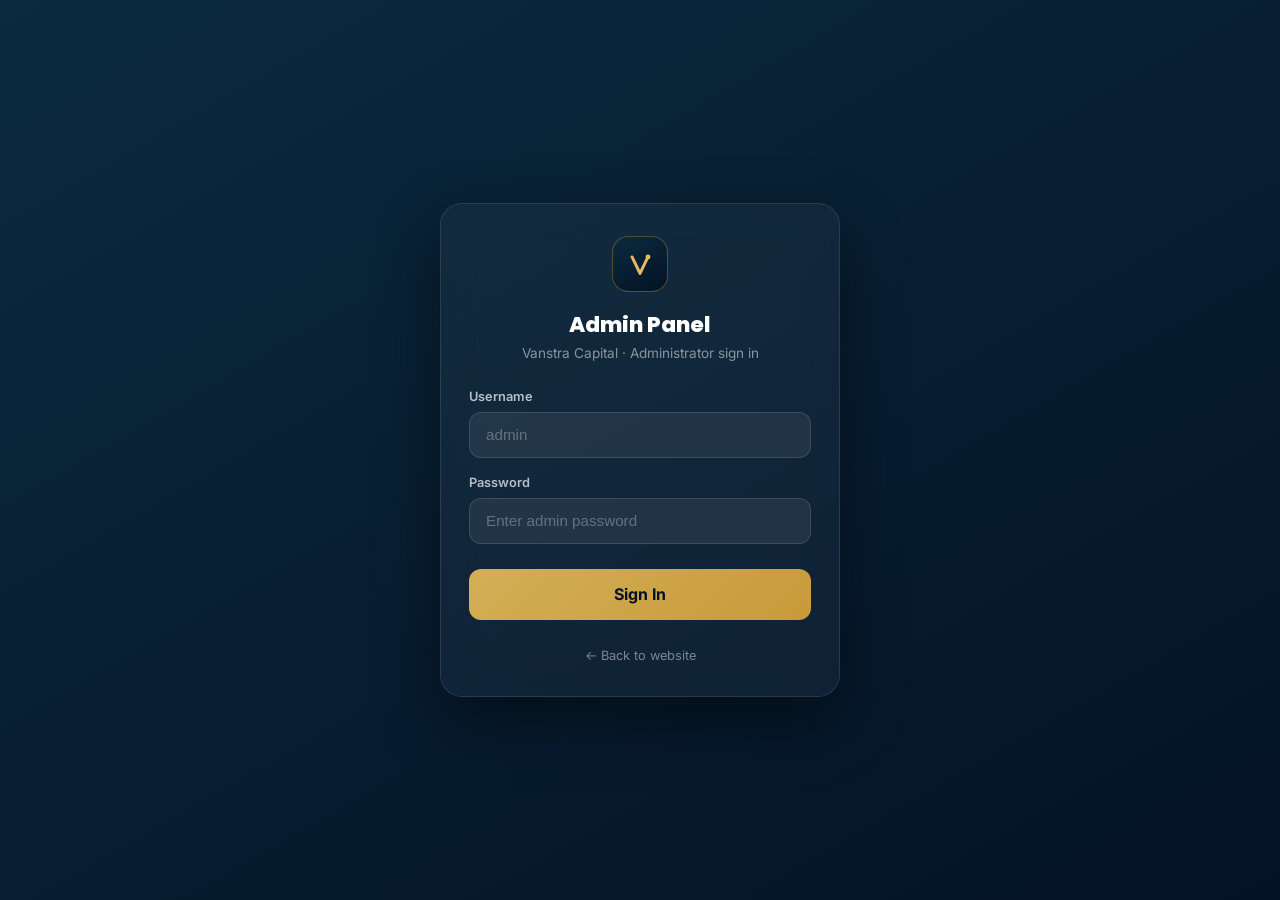
<file: admin-login.html>
<!DOCTYPE html>
<html lang="en">
<head>
    <meta charset="UTF-8">
    <meta name="viewport" content="width=device-width, initial-scale=1.0">
    <title>Admin Login - Vanstra Capital</title>
    <meta name="description" content="Vanstra Capital administrative panel sign in.">
    <link rel="preconnect" href="https://fonts.googleapis.com">
    <link href="https://fonts.googleapis.com/css2?family=Inter:wght@400;500;600;700&family=Poppins:wght@600;700;800&display=swap" rel="stylesheet">
    <style>
        * { box-sizing: border-box; -webkit-tap-highlight-color: transparent; }
        body {
            font-family: 'Inter', sans-serif; margin: 0; min-height: 100vh;
            display: flex; align-items: center; justify-content: center; padding: 1.5rem;
            background: linear-gradient(150deg, #0B2A3F 0%, #041225 100%); color: #fff;
        }
        .admin-card {
            width: 100%; max-width: 400px;
            background: rgba(255,255,255,0.04); border: 1px solid rgba(255,255,255,0.1);
            border-radius: 22px; padding: 2rem 1.75rem;
            box-shadow: 0 24px 64px rgba(0,0,0,0.45);
            -webkit-backdrop-filter: blur(18px); backdrop-filter: blur(18px);
        }
        .admin-logo {
            width: 56px; height: 56px; border-radius: 16px; margin: 0 auto 1rem;
            background: linear-gradient(150deg, #0B2A3F, #041225);
            border: 1px solid rgba(200,154,58,0.4);
            display: flex; align-items: center; justify-content: center;
        }
        .admin-title { font-family: 'Poppins', sans-serif; font-size: 1.35rem; font-weight: 800; text-align: center; margin: 0 0 0.25rem; }
        .admin-sub { text-align: center; color: rgba(255,255,255,0.5); font-size: 0.85rem; margin: 0 0 1.75rem; }
        .field { margin-bottom: 1.1rem; }
        .field label { display: block; font-size: 0.8rem; font-weight: 600; color: rgba(255,255,255,0.7); margin-bottom: 0.45rem; }
        .field input {
            width: 100%; padding: 0.85rem 1rem; border-radius: 12px;
            background: rgba(255,255,255,0.07); border: 1.5px solid rgba(255,255,255,0.12);
            color: #fff; font-size: 0.95rem; outline: none; transition: border-color 0.2s, box-shadow 0.2s;
        }
        .field input::placeholder { color: rgba(255,255,255,0.3); }
        .field input:focus { border-color: #C89A3A; box-shadow: 0 0 0 3px rgba(200,154,58,0.15); }
        .admin-btn {
            width: 100%; padding: 0.95rem; border: none; border-radius: 12px; cursor: pointer;
            background: linear-gradient(135deg, #D4AF56, #C89A3A); color: #041225;
            font-family: inherit; font-weight: 700; font-size: 1rem; margin-top: 0.5rem;
            transition: opacity 0.2s, transform 0.15s;
        }
        .admin-btn:hover:not(:disabled) { opacity: 0.94; }
        .admin-btn:active:not(:disabled) { transform: scale(0.98); }
        .admin-btn:disabled { opacity: 0.6; cursor: not-allowed; }
        .admin-error {
            background: rgba(239,68,68,0.12); border: 1px solid rgba(239,68,68,0.3);
            color: #FCA5A5; font-size: 0.85rem; border-radius: 10px; padding: 0.7rem 0.9rem;
            margin-bottom: 1rem; display: none;
        }
        .admin-error.show { display: block; }
        .admin-foot { text-align: center; margin-top: 1.5rem; }
        .admin-foot a { color: rgba(255,255,255,0.45); font-size: 0.8rem; text-decoration: none; }
        .admin-foot a:hover { color: #C89A3A; }
    </style>
</head>
<body>
    <div class="admin-card">
        <div class="admin-logo">
            <svg width="30" height="30" fill="none" viewBox="0 0 32 32">
                <path d="M7.5 8.5 L16 26 L24.5 8.5" stroke="#E6B964" stroke-width="3.2" stroke-linecap="round" stroke-linejoin="round"/>
                <circle cx="24.5" cy="8.5" r="2.6" fill="#E6B964"/>
            </svg>
        </div>
        <h1 class="admin-title">Admin Panel</h1>
        <p class="admin-sub">Vanstra Capital · Administrator sign in</p>

        <div id="adminError" class="admin-error"></div>

        <form id="adminLoginForm">
            <div class="field">
                <label for="username">Username</label>
                <input type="text" id="username" name="username" placeholder="admin" autocomplete="username" required>
            </div>
            <div class="field">
                <label for="password">Password</label>
                <input type="password" id="password" name="password" placeholder="Enter admin password" autocomplete="current-password" required>
            </div>
            <button type="submit" class="admin-btn" id="adminSubmit">Sign In</button>
        </form>

        <div class="admin-foot">
            <a href="index.html">← Back to website</a>
        </div>
    </div>

    <script src="config.js"></script>
    <script>
        function showAdminError(msg) {
            const el = document.getElementById('adminError');
            el.textContent = msg; el.classList.add('show');
        }
        document.getElementById('adminLoginForm').addEventListener('submit', async function (e) {
            e.preventDefault();
            document.getElementById('adminError').classList.remove('show');

            const username = document.getElementById('username').value.trim();
            const password = document.getElementById('password').value;
            const btn = document.getElementById('adminSubmit');
            btn.disabled = true; btn.textContent = 'Signing in…';

            try {
                const response = await fetch(`${API_CONFIG.API_BASE_URL}/admin/login`, {
                    method: 'POST',
                    headers: { 'Content-Type': 'application/json' },
                    body: JSON.stringify({ username, password })
                });
                const data = await response.json();

                if (!response.ok || !data.success) {
                    showAdminError(data.message || 'Invalid username or password.');
                    return;
                }

                // Store the admin JWT used by admin.html for all admin API calls
                localStorage.setItem('adminToken', data.token);
                localStorage.setItem('authToken', data.token);
                localStorage.setItem('adminSession', JSON.stringify({
                    username: username,
                    email: data.admin && data.admin.email,
                    loginTime: new Date().toISOString()
                }));

                window.location.href = 'admin.html';
            } catch (err) {
                showAdminError('Could not reach the server. Ensure the backend is running and try again.');
            } finally {
                btn.disabled = false; btn.textContent = 'Sign In';
            }
        });
    </script>
</body>
</html>
</file>
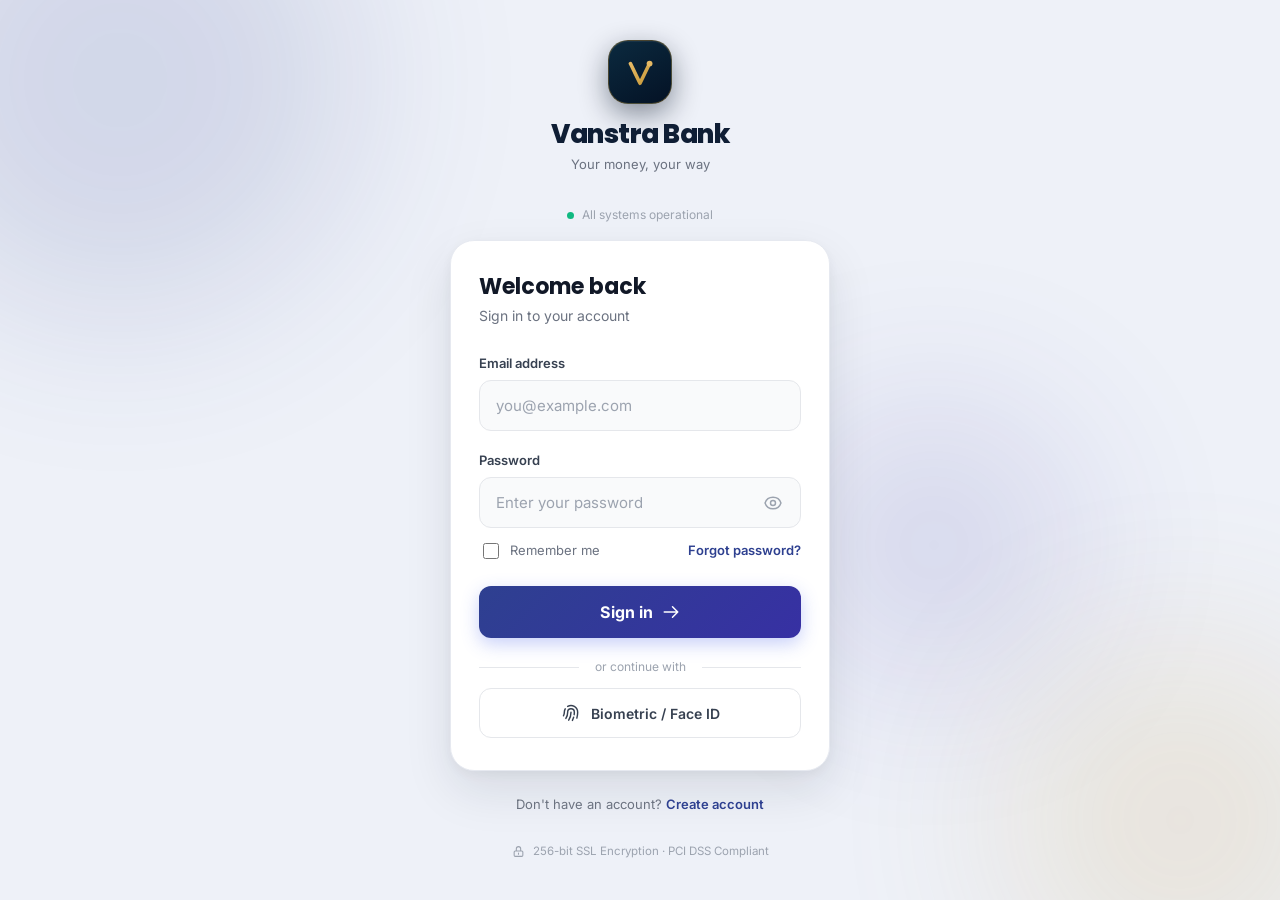
<file: cards-v2.html>
<!DOCTYPE html>
<html lang="en">
<head>
    <meta charset="UTF-8">
    <meta name="viewport" content="width=device-width, initial-scale=1.0">
    <title>Cards - Vanstra Bank</title>
    <meta name="description" content="Manage your Vanstra Bank cards. View details, freeze cards, and set limits.">
    
    <!-- Custom Fonts -->
    <link rel="preconnect" href="https://fonts.googleapis.com">
    <link rel="preconnect" href="https://fonts.gstatic.com" crossorigin>
    <link href="https://fonts.googleapis.com/css2?family=Inter:wght@400;500;600;700&family=Poppins:wght@500;600;700&display=swap" rel="stylesheet">
    
    <style>
        * {
            box-sizing: border-box;
            -webkit-tap-highlight-color: transparent;
        }

        :root {
            --bg: #FAFAFA;
            --surface: #FFFFFF;
            --text: #0F172A;
            --muted: #64748B;
            --brand: #2C3E6B;
            --brand-2: #5B21B6;
            --navy: #041225;
            --slate: #0B2A3F;
            --gold: #C89A3A;
            --shadow: rgba(15, 23, 42, 0.12);
        }

        html {
            height: 100%;
            overflow-x: hidden;
        }

        body {
            font-family: 'Inter', sans-serif;
            background: var(--bg);
            color: var(--text);
            margin: 0;
            padding: 0 0 calc(80px + env(safe-area-inset-bottom, 0px));
            min-height: 100%;
            overflow-x: hidden;
        }

        h1, h2, h3, .card-number, .card-balance {
            font-family: 'Poppins', sans-serif;
        }

        a { color: inherit; text-decoration: none; }

        button { font-family: inherit; }

        /* Header */
        .app-header {
            position: sticky;
            top: 0;
            z-index: 50;
            padding: 1.25rem 1.25rem 0.75rem;
            background: var(--bg);
        }

        .header-content {
            display: flex;
            align-items: center;
            justify-content: space-between;
            max-width: 440px;
            margin: 0 auto;
        }

        .header-title {
            font-weight: 700;
            font-size: 1.5rem;
            margin: 0;
        }

        /* Virtual Credit Card Banner */
        .vc-banner {
            background: linear-gradient(135deg, #1E2545 0%, #2d3561 100%);
            border-radius: 20px;
            padding: 1.25rem;
            margin-bottom: 1.5rem;
            display: flex;
            align-items: center;
            justify-content: space-between;
            gap: 1rem;
            cursor: pointer;
            transition: opacity 0.2s;
        }

        .vc-banner:hover { opacity: 0.92; }

        .vc-banner-text h3 {
            color: white;
            font-size: 0.95rem;
            font-weight: 700;
            margin: 0 0 0.25rem;
        }

        .vc-banner-text p {
            color: rgba(255,255,255,0.65);
            font-size: 0.78rem;
            margin: 0 0 0.75rem;
        }

        .vc-banner-btn {
            padding: 0.45rem 1rem;
            background: white;
            color: #1E2545;
            border: none;
            border-radius: 999px;
            font-size: 0.8rem;
            font-weight: 700;
            cursor: pointer;
        }

        .vc-banner-mini-card {
            width: 64px;
            height: 42px;
            border-radius: 7px;
            background: rgba(255,255,255,0.15);
            flex-shrink: 0;
            border: 1px solid rgba(255,255,255,0.2);
            display: flex;
            align-items: center;
            justify-content: center;
        }

        .get-card-btn {
            display: inline-flex;
            align-items: center;
            gap: 0.5rem;
            padding: 0.5rem 0.85rem;
            border-radius: 999px;
            border: 1px solid rgba(44, 62, 107, 0.2);
            background: rgba(44, 62, 107, 0.08);
            color: var(--brand);
            font-weight: 600;
            cursor: pointer;
            transition: background 0.2s, transform 0.2s;
        }

        .get-card-btn:hover {
            background: rgba(44, 62, 107, 0.14);
        }

        .get-card-btn:active {
            transform: scale(0.98);
        }

        .page-content {
            max-width: 440px;
            margin: 0 auto;
            padding: 1.5rem 1.25rem 2.5rem;
        }

        .card-wrapper {
            display: flex;
            flex-direction: column;
            align-items: center;
            margin-bottom: 2rem;
            perspective: 1000px;
        }

        /* Landscape credit card — standard 85.6×54mm ratio */
        .vertical-card {
            width: 100%;
            max-width: 380px;
            aspect-ratio: 1.586 / 1;
            border-radius: 18px;
            background: linear-gradient(135deg, #0F172A 0%, #1E1B4B 50%, #312E81 100%);
            color: white;
            position: relative;
            box-shadow: 0 24px 48px rgba(0,0,0,0.32), 0 0 80px rgba(49,46,129,0.18);
            overflow: hidden;
            transition: transform 0.6s cubic-bezier(0.34, 1.56, 0.64, 1), box-shadow 0.3s ease;
            transform-style: preserve-3d;
            border: 1px solid rgba(255,255,255,0.12);
            cursor: pointer;
        }

        .vertical-card:hover {
            transform: translateY(-6px) rotateX(3deg);
            box-shadow: 0 32px 64px rgba(0,0,0,0.38), 0 0 100px rgba(49,46,129,0.22);
        }
        .vertical-card:active { transform: scale(0.985); }
        .vertical-card.flipped { transform: rotateY(180deg); }

        /* Sheen overlay */
        .vertical-card::before {
            content: '';
            position: absolute;
            inset: 0;
            background: linear-gradient(135deg, rgba(255,255,255,0.15) 0%, transparent 50%);
            border-radius: inherit;
            pointer-events: none;
            z-index: 1;
        }

        .card-front, .card-back {
            backface-visibility: hidden;
            -webkit-backface-visibility: hidden;
            position: absolute;
            inset: 0;
            display: flex;
            flex-direction: column;
            justify-content: space-between;
            padding: 20px 24px;
        }

        .card-back {
            transform: rotateY(180deg);
            background: linear-gradient(135deg, #1a1a2e 0%, #16213e 100%);
            gap: 0;
        }

        .magnetic-stripe {
            height: 42px;
            background: linear-gradient(180deg, #111 0%, #222 100%);
            margin: 14px -24px;
        }

        .card-back-content {
            display: flex;
            flex-direction: column;
            gap: 0.5rem;
            color: rgba(255,255,255,0.9);
            flex: 1;
            justify-content: flex-end;
        }

        .card-back .brand-logo {
            color: rgba(255,255,255,0.6);
            font-size: 0.75rem;
            font-weight: 700;
            letter-spacing: 0.12em;
            text-transform: uppercase;
        }

        .signature-strip {
            background: repeating-linear-gradient(
                -45deg,
                rgba(255,255,255,0.08),
                rgba(255,255,255,0.08) 2px,
                transparent 2px,
                transparent 8px
            );
            height: 32px;
            border-radius: 4px;
            display: flex;
            align-items: center;
            padding: 0 0.5rem;
            gap: 0.5rem;
        }
        .signature-text {
            font-size: 0.65rem;
            color: rgba(255,255,255,0.45);
            letter-spacing: 0.05em;
            flex: 1;
        }
        .cvv-box {
            background: white;
            color: #111;
            font-family: 'Courier New', monospace;
            font-size: 0.8rem;
            font-weight: 700;
            padding: 0.15rem 0.5rem;
            border-radius: 3px;
            letter-spacing: 0.1em;
        }

        .card-number-back {
            font-size: 0.8rem;
            font-weight: 500;
            letter-spacing: 0.12em;
            font-family: 'Courier New', monospace;
            color: rgba(255,255,255,0.65);
        }

        .card-details-panel {
            margin-left: 0;
            background: rgba(255, 255, 255, 0.98);
            -webkit-backdrop-filter: blur(10px);
            backdrop-filter: blur(10px);
            border-radius: 20px;
            padding: 1.75rem;
            box-shadow: 0 20px 60px rgba(0, 0, 0, 0.15);
            border: 1px solid rgba(255, 255, 255, 0.6);
            min-width: 300px;
            width: min(300px, 90vw);
            opacity: 0;
            transform: translateX(20px);
            transition: all 0.3s cubic-bezier(0.34, 1.56, 0.64, 1);
            position: absolute;
            right: 0;
            top: 0;
            z-index: 20;
        }

        @media (max-width: 768px) {
            .card-details-panel {
                position: fixed;
                right: 1rem;
                top: 1rem;
                width: calc(100vw - 2rem);
                max-width: 360px;
                min-width: 0;
                transform: translateY(-20px);
            }
            .card-details-panel.visible {
                transform: translateY(0);
            }
        }

        .card-details-panel.visible {
            opacity: 1;
            transform: translateX(0);
        }

        .details-header {
            display: flex;
            justify-content: space-between;
            align-items: center;
            margin-bottom: 1.5rem;
            padding-bottom: 1.25rem;
            border-bottom: 1.5px solid rgba(15, 23, 42, 0.08);
        }

        .details-header h3 {
            margin: 0;
            font-size: 1.25rem;
            font-weight: 700;
            color: #0F172A;
            letter-spacing: -0.3px;
        }

        .close-details-btn {
            background: rgba(15, 23, 42, 0.06);
            border: none;
            cursor: pointer;
            padding: 0.6rem;
            border-radius: 12px;
            color: #6B7280;
            transition: all 0.2s;
            display: flex;
            align-items: center;
            justify-content: center;
        }

        .close-details-btn:hover {
            background: rgba(15, 23, 42, 0.12);
            color: #374151;
            transform: scale(1.05);
        }

        .detail-row {
            display: flex;
            justify-content: space-between;
            align-items: center;
            padding: 0.95rem 0;
            border-bottom: 1px solid rgba(15, 23, 42, 0.04);
        }

        .detail-row:last-child {
            border-bottom: none;
        }

        .detail-label {
            font-weight: 500;
            color: #6B7280;
            font-size: 0.85rem;
            letter-spacing: 0.02em;
        }

        .detail-value {
            font-weight: 600;
            color: #0F172A;
            font-size: 0.85rem;
            font-family: 'Courier New', monospace;
            letter-spacing: 0.05em;
        }

        .pin-input-container {
            text-align: center;
            margin: 2rem 0;
        }

        .pin-input {
            position: absolute;
            opacity: 0;
            width: 0;
            height: 0;
        }

        .pin-dots {
            display: flex;
            justify-content: center;
            gap: 1rem;
            margin-bottom: 1rem;
        }

        .pin-dot {
            width: 16px;
            height: 16px;
            border-radius: 50%;
            border: 2px solid #D1D5DB;
            background: white;
            transition: all 0.2s;
        }

        .pin-dot.filled {
            background: var(--brand-2);
            border-color: var(--brand-2);
        }

        .vertical-card::before {
            content: '';
            position: absolute;
            top: 0;
            left: 0;
            right: 0;
            height: 50%;
            background: linear-gradient(135deg, rgba(255, 255, 255, 0.15) 0%, transparent 100%);
            border-radius: 22px 22px 0 0;
            pointer-events: none;
        }



        .card-top-row {
            display: flex;
            justify-content: space-between;
            align-items: center;
            padding: 0;
        }

        .brand-logo {
            font-size: 0.85rem;
            font-weight: 600;
            letter-spacing: 0.08em;
            text-transform: uppercase;
            color: rgba(255, 255, 255, 0.85);
        }



        .card-number {
            font-size: 1.2rem;
            letter-spacing: 0.18em;
            font-weight: 500;
            font-family: 'Courier New', monospace;
            color: rgba(255,255,255,0.92);
            text-shadow: 0 1px 4px rgba(0,0,0,0.3);
            line-height: 1;
            flex: 1;
            display: flex;
            align-items: center;
        }

        .card-meta {
            display: grid;
            grid-template-columns: 1fr 1fr auto;
            gap: 12px;
            align-items: end;
        }

        .meta-group {
            display: flex;
            flex-direction: column;
            gap: 4px;
        }

        .meta-label {
            font-size: 0.7rem;
            text-transform: uppercase;
            opacity: 0.7;
            letter-spacing: 0.08em;
            font-weight: 500;
            color: rgba(255, 255, 255, 0.8);
        }

        .meta-value {
            font-size: 0.9rem;
            font-weight: 600;
            letter-spacing: 0.02em;
            color: white;
        }

        .network-logo {
            width: 48px;
            height: 28px;
            object-fit: contain;
            opacity: 0.9;
        }

        .primary-btn {
            width: 100%;
            padding: 1rem 1.25rem;
            border-radius: 16px;
            border: none;
            background: linear-gradient(135deg, #0F172A 0%, #1E1B4B 50%, #312E81 100%);
            color: white;
            font-weight: 600;
            font-size: 0.95rem;
            cursor: pointer;
            box-shadow: 0 8px 20px rgba(15, 23, 42, 0.2);
            border: 1px solid rgba(255, 255, 255, 0.08);
            transition: all 0.3s cubic-bezier(0.34, 1.56, 0.64, 1);
            letter-spacing: 0.02em;
        }

        .primary-btn:hover {
            box-shadow: 0 12px 32px rgba(15, 23, 42, 0.3);
            transform: translateY(-2px);
        }

        .primary-btn:active {
            transform: scale(0.98) translateY(0);
        }

        .action-list {
            margin-top: 1.75rem;
            display: flex;
            flex-direction: column;
            gap: 0.75rem;
        }

        .action-row {
            display: flex;
            align-items: center;
            padding: 1rem 1rem;
            border-radius: 20px;
            background: var(--surface);
            box-shadow: 0 12px 20px rgba(15, 23, 42, 0.06);
            cursor: pointer;
            transition: transform 0.2s, box-shadow 0.2s;
        }

        .action-row:hover {
            transform: translateY(-1px);
            box-shadow: 0 16px 28px rgba(15, 23, 42, 0.08);
        }

        .action-icon {
            width: 44px;
            height: 44px;
            border-radius: 16px;
            background: rgba(44, 62, 107, 0.12);
            display: grid;
            place-items: center;
            flex-shrink: 0;
            color: var(--brand);
        }

        .action-content {
            flex: 1;
            margin-left: 0.85rem;
        }

        .action-title {
            margin: 0;
            font-size: 1rem;
            font-weight: 700;
            color: var(--text);
            display: flex;
            align-items: center;
            gap: 0.5rem;
        }

        .badge-new {
            font-size: 0.65rem;
            background: rgba(34, 197, 94, 0.15);
            color: #16A34A;
            padding: 0.15rem 0.4rem;
            border-radius: 999px;
            font-weight: 700;
            letter-spacing: 0.4px;
        }

        .action-desc {
            margin: 0.25rem 0 0;
            font-size: 0.85rem;
            color: var(--muted);
            line-height: 1.4;
        }

        .chevron {
            width: 20px;
            height: 20px;
            margin-left: 1rem;
            flex-shrink: 0;
            color: rgba(15, 23, 42, 0.4);
        }

        /* Toast */
        .toast {
            position: fixed;
            top: 1rem;
            left: 50%;
            transform: translateX(-50%) translateY(-120px);
            padding: 0.85rem 1.25rem;
            border-radius: 16px;
            color: white;
            font-weight: 600;
            z-index: 300;
            opacity: 0;
            transition: all 0.3s ease;
        }

        .toast.show {
            transform: translateX(-50%) translateY(0);
            opacity: 1;
        }

        .toast.success { background: #10B981; }
        .toast.error { background: #EF4444; }

        /* Modal styles */
        .modal-overlay {
            position: fixed;
            inset: 0;
            background: rgba(0,0,0,0.55);
            -webkit-backdrop-filter: blur(4px);
            backdrop-filter: blur(4px);
            display: none;
            align-items: flex-end;
            justify-content: center;
            z-index: 200;
        }

        .modal-overlay.active {
            display: flex;
        }

        .modal-sheet {
            width: 100%;
            max-width: 460px;
            max-height: 90vh;
            background: white;
            border-radius: 24px 24px 0 0;
            overflow: hidden;
            animation: slideUp 0.3s ease;
            display: flex;
            flex-direction: column;
        }

        @keyframes slideUp {
            from { transform: translateY(100%); }
            to { transform: translateY(0); }
        }

        .modal-header {
            display: flex;
            align-items: center;
            justify-content: space-between;
            padding: 1rem 1.25rem;
            border-bottom: 1px solid #F3F4F6;
        }

        .modal-title { font-size: 18px; font-weight: 700; }

        .modal-close {
            width: 36px;
            height: 36px;
            border-radius: 50%;
            background: #F3F4F6;
            display: flex;
            align-items: center;
            justify-content: center;
            cursor: pointer;
            border: none;
        }

        .modal-body {
            padding: 1.25rem;
            overflow-y: auto;
            max-height: calc(90vh - 70px);
        }

        .form-group { margin-bottom: 1.25rem; }

        .form-label {
            display: block;
            font-size: 14px;
            font-weight: 500;
            color: #374151;
            margin-bottom: 0.5rem;
        }

        /* Add Card Modal Styles */
        .card-select-grid {
            display: grid;
            gap: 1rem;
            margin-bottom: 1.5rem;
        }

        .card-select-option {
            border: 2px solid #E5E7EB;
            border-radius: 16px;
            padding: 1.25rem;
            cursor: pointer;
            transition: all 0.2s;
            position: relative;
            background: white;
        }

        .card-select-option:hover {
            border-color: #D1D5DB;
        }

        .card-select-option.active {
            border-color: var(--gold);
            background: rgba(200, 154, 58, 0.03);
            box-shadow: 0 4px 12px rgba(200, 154, 58, 0.1);
        }

        .card-select-option.disabled {
            opacity: 0.6;
            cursor: not-allowed;
            background: #F9FAFB;
            border-color: #E5E7EB;
        }

        .card-option-header {
            display: flex;
            justify-content: space-between;
            align-items: center;
            margin-bottom: 0.5rem;
        }

        .card-option-title {
            font-weight: 700;
            color: var(--navy);
            font-size: 1rem;
            display: flex;
            align-items: center;
            gap: 0.5rem;
        }

        .card-option-desc {
            font-size: 0.85rem;
            color: #6B7280;
            line-height: 1.4;
        }

        .badge {
            font-size: 0.65rem;
            padding: 0.2rem 0.5rem;
            border-radius: 100px;
            font-weight: 600;
            text-transform: uppercase;
            letter-spacing: 0.5px;
        }

        .badge-gold {
            background: rgba(200, 154, 58, 0.15);
            color: var(--gold);
        }

        .badge-gray {
            background: #E5E7EB;
            color: #6B7280;
        }

        .design-scroll {
            display: flex;
            gap: 1rem;
            overflow-x: auto;
            -webkit-overflow-scrolling: touch;
            scroll-snap-type: x mandatory;
            padding: 0.5rem 0.2rem 0.75rem;
            margin-bottom: 0.5rem;
            scrollbar-width: none;
        }
        .design-scroll::-webkit-scrollbar { display: none; }
        .design-option { scroll-snap-align: start; }

        .design-option {
            flex: 0 0 120px;
            height: 75px;
            border-radius: 12px;
            position: relative;
            cursor: pointer;
            transition: transform 0.2s;
            border: 2px solid transparent;
            overflow: hidden;
        }

        .design-option.active {
            border-color: var(--gold);
            transform: translateY(-2px);
            box-shadow: 0 4px 12px rgba(0,0,0,0.15);
        }

        .modal-note {
            text-align: center;
            color: #6B7280;
            margin-bottom: 1.5rem;
        }

        .modal-full-btn {
            width: 100%;
            padding: 1rem;
            background: var(--gold);
            border: none;
            border-radius: 12px;
            color: white;
            font-weight: 600;
            cursor: pointer;
        }

        .modal-full-btn:hover {
            opacity: 0.96;
        }

        .hidden {
            display: none !important;
        }

        .upload-card {
            background: #FAFAFA;
            cursor: pointer;
        }

        .upload-icon {
            font-size: 40px;
            margin-bottom: 0.5rem;
        }

        .upload-label {
            font-weight: 500;
            color: #1F2937;
            font-size: 13px;
            margin: 0.5rem 0 0 0;
        }

        .upload-status {
            font-size: 11px;
            color: #10B981;
            margin: 0.5rem 0 0 0;
            font-weight: 500;
            display: none;
        }

        .meta-label {
            margin-top: 8px;
        }

        .hidden {
            display: none !important;
        }

        .design-navy     { background: linear-gradient(135deg, #041225 0%, #1E2D6B 100%); }
        .design-midnight { background: linear-gradient(135deg, #1E1B4B 0%, #4338CA 60%, #818CF8 100%); }
        .design-crimson  { background: linear-gradient(135deg, #450A0A 0%, #B91C1C 60%, #F87171 100%); }
        .design-ocean    { background: linear-gradient(135deg, #0C4A6E 0%, #0284C7 60%, #38BDF8 100%); }
        .design-emerald  { background: linear-gradient(135deg, #022C22 0%, #047857 60%, #34D399 100%); }
        .design-sunset   { background: linear-gradient(135deg, #431407 0%, #C2410C 50%, #FB923C 100%); }
        .design-rose     { background: linear-gradient(135deg, #4C0519 0%, #BE123C 60%, #FB7185 100%); }
        .design-gold     { background: linear-gradient(135deg, #451A03 0%, #B45309 50%, #FBBF24 100%); }
        .design-black    { background: linear-gradient(135deg, #0A0A0A 0%, #1C1C1C 50%, #2D2D2D 100%); }

        .design-preview-chip {
            position: absolute;
            top: 10px;
            left: 10px;
            width: 16px;
            height: 12px;
            background: rgba(255,255,255,0.3);
            border-radius: 2px;
        }

        .design-check {
            position: absolute;
            top: 50%;
            left: 50%;
            transform: translate(-50%, -50%);
            color: white;
            background: rgba(0,0,0,0.4);
            border-radius: 50%;
            padding: 4px;
            opacity: 0;
            transition: opacity 0.2s;
            display: flex;
        }

        .design-option.active .design-check {
            opacity: 1;
        }

        .design-label {
            text-align: center;
            font-size: 0.75rem;
            color: #6B7280;
            margin-top: 0.25rem;
        }

        @media (min-width: 600px) {
            body {
                max-width: 480px;
                margin: 0 auto;
                box-shadow: 0 0 40px rgba(0,0,0,0.08);
            }
            .bottom-nav {
                max-width: 480px;
                left: 50%;
                transform: translateX(-50%);
            }
            .page-content {
                padding: 2.5rem 1.25rem 3rem;
            }
        }

        @media (max-width: 420px) {
            .vertical-card { border-radius: 16px; }
            .card-front, .card-back { padding: 16px 18px; }
            .card-number { font-size: 1rem; letter-spacing: 0.14em; }
            .meta-label  { font-size: 0.58rem; }
            .meta-value  { font-size: 0.8rem; }
            .card-actions-row { gap: 0.5rem; }
            .card-action-btn  { padding: 0.6rem 0.15rem; border-radius: 14px; }
            .card-action-icon { width: 36px; height: 36px; border-radius: 10px; }
            .card-action-label { font-size: 0.65rem; }
            .page-content { padding: 1rem 1rem 2rem; }
        }

        /* ── Narrow phones (≤ 360px) ── */
        @media (max-width: 360px) {
            .card-number { font-size: 0.875rem; letter-spacing: 0.1em; }
            .card-front, .card-back { padding: 14px 14px; }
            .meta-value  { font-size: 0.72rem; }
            .network-logo { width: 38px; height: 22px; }
            .card-actions-row { gap: 0.35rem; }
            .card-action-icon { width: 32px; height: 32px; border-radius: 8px; }
            .card-action-icon svg { width: 16px; height: 16px; }
            .card-action-label { font-size: 0.6rem; }
            .no-cards-wrap { padding: 1rem; }
            .no-cards-title { font-size: 1.15rem; }
        }

        .card-flip-hint {
            font-size: 0.72rem;
            color: #94A3B8;
            margin: 0.6rem 0 0;
            text-align: center;
            letter-spacing: 0.3px;
        }

        /* Card action buttons row */
        .card-actions-row {
            display: grid;
            grid-template-columns: repeat(4, 1fr);
            gap: 0.75rem;
            margin-top: 0.25rem;
            margin-bottom: 1.25rem;
        }
        .card-action-btn {
            display: flex;
            flex-direction: column;
            align-items: center;
            gap: 0.4rem;
            padding: 0.75rem 0.25rem;
            background: white;
            border: 1.5px solid var(--border);
            border-radius: 16px;
            cursor: pointer;
            transition: all 0.2s;
            box-shadow: var(--shadow-xs);
        }
        .card-action-btn:hover  { border-color: var(--gold); box-shadow: 0 4px 14px rgba(200,154,58,0.15); }
        .card-action-btn:active { transform: scale(0.96); }
        .card-action-icon {
            width: 40px;
            height: 40px;
            border-radius: 12px;
            background: rgba(200,154,58,0.1);
            display: flex;
            align-items: center;
            justify-content: center;
            color: var(--gold);
        }
        .card-action-icon svg { width: 20px; height: 20px; }
        .card-action-label { font-size: 0.72rem; font-weight: 600; color: var(--text-2); }

        /* Frozen state */
        .card-action-btn.freeze-active .card-action-icon { background: rgba(239,68,68,0.1); color: #EF4444; }
        .card-action-btn.freeze-active .card-action-label { color: #EF4444; }

        /* ─── Empty state ─── */
        .no-cards-state { display:flex; align-items:center; justify-content:center; min-height:calc(100vh - 170px); }
        .no-cards-wrap { text-align:center; padding:1.5rem; max-width:300px; }
        .no-cards-icon-ring { width:88px; height:88px; border-radius:50%; background:linear-gradient(135deg,rgba(200,154,58,.12),rgba(44,62,107,.08)); border:1.5px solid rgba(200,154,58,.3); display:flex; align-items:center; justify-content:center; margin:0 auto 1.5rem; color:var(--gold); }
        .no-cards-title { font-family:'Poppins',sans-serif; font-size:1.35rem; font-weight:700; color:var(--text); margin:0 0 .65rem; }
        .no-cards-sub { font-size:.875rem; color:var(--muted); line-height:1.55; margin:0 0 2rem; }
        .no-cards-btns { display:flex; flex-direction:column; gap:.75rem; }
        .nc-primary-btn { display:flex; align-items:center; justify-content:center; gap:.5rem; width:100%; padding:.875rem 1.25rem; background:linear-gradient(135deg,var(--brand),var(--brand-2)); color:white; border:none; border-radius:14px; font-size:.9rem; font-weight:600; cursor:pointer; transition:transform .2s,box-shadow .2s; box-shadow:0 6px 20px rgba(44,62,107,.22); }
        .nc-primary-btn:hover { transform:translateY(-1px); box-shadow:0 10px 28px rgba(44,62,107,.28); }
        .nc-outline-btn { display:flex; align-items:center; justify-content:center; gap:.5rem; width:100%; padding:.875rem 1.25rem; background:white; color:var(--text); border:1.5px solid #E2E8F0; border-radius:14px; font-size:.9rem; font-weight:600; cursor:pointer; transition:all .2s; }
        .nc-outline-btn:hover { border-color:var(--gold); color:var(--gold); background:rgba(200,154,58,.03); }

        /* ─── Cards sections ─── */
        .cards-section-header { display:flex; align-items:center; justify-content:space-between; margin-bottom:1rem; }
        .cards-section-label { display:flex; align-items:center; gap:.5rem; font-weight:700; font-size:.95rem; color:var(--text); }
        .card-kind-dot { width:8px; height:8px; border-radius:50%; flex-shrink:0; }
        .virtual-dot { background:var(--gold); }
        .physical-dot { background:#10B981; }
        .add-card-mini-btn { display:flex; align-items:center; gap:.3rem; padding:.35rem .75rem; background:rgba(44,62,107,.08); border:1.5px solid rgba(44,62,107,.15); border-radius:999px; color:var(--brand); font-size:.78rem; font-weight:600; cursor:pointer; transition:background .2s; }
        .add-card-mini-btn:hover { background:rgba(44,62,107,.14); }
        .physical-section { margin-top:2rem; padding-top:1.5rem; border-top:1.5px solid #F1F5F9; }
        .phys-actions { grid-template-columns:repeat(3,1fr) !important; }

        /* ─── Physical card CTA ─── */
        .no-physical-wrap { background:white; border-radius:20px; padding:1.1rem 1.25rem; box-shadow:0 2px 12px rgba(15,23,42,.05); border:1.5px dashed #CBD5E1; }
        .no-physical-inner { display:flex; align-items:center; gap:1rem; }
        .no-physical-icon { width:44px; height:44px; border-radius:12px; background:rgba(16,185,129,.1); display:flex; align-items:center; justify-content:center; color:#10B981; flex-shrink:0; }
        .no-physical-text { flex:1; min-width:0; }
        .no-physical-title { font-weight:700; font-size:.9rem; color:var(--text); margin:0 0 .2rem; }
        .no-physical-sub { font-size:.78rem; color:var(--muted); margin:0; }
        .order-physical-btn { display:flex; align-items:center; gap:.25rem; padding:.5rem .85rem; background:linear-gradient(135deg,#10B981,#059669); color:white; border:none; border-radius:999px; font-size:.8rem; font-weight:700; cursor:pointer; flex-shrink:0; white-space:nowrap; }
        .order-physical-btn:hover { opacity:.9; }

        /* Bottom Navigation */
        .bottom-nav {
            position: fixed;
            bottom: 0;
            left: 0;
            right: 0;
            background: #FFFFFF;
            border-top: 1px solid #E5E7EB;
            display: flex;
            align-items: stretch;
            z-index: 50;
            padding-bottom: env(safe-area-inset-bottom, 0);
            box-shadow: 0 -2px 16px rgba(15,23,42,0.06);
        }

        .nav-item {
            flex: 1;
            display: flex;
            flex-direction: column;
            align-items: center;
            justify-content: center;
            gap: 3px;
            padding: 0.45rem 0.25rem 0.55rem;
            text-decoration: none;
            color: #94A3B8;
            font-size: 10px;
            font-weight: 500;
            transition: color 0.18s;
            min-width: 0;
            position: relative;
        }
        .nav-icon-wrap {
            display: flex;
            align-items: center;
            justify-content: center;
            width: 36px;
            height: 28px;
            border-radius: 10px;
            transition: background 0.18s;
        }
        .nav-item.active .nav-icon-wrap { background: rgba(200,154,58,0.13); }
        .nav-item svg { width: 20px; height: 20px; flex-shrink: 0; stroke-width: 1.7; }
        .nav-item span { font-size: 10px; white-space: nowrap; }
        .nav-item.active { color: var(--gold); }
        .nav-item.active svg { stroke-width: 2.2; }
        .nav-item.active::after {
            content: '';
            position: absolute;
            bottom: 4px;
            left: 50%;
            transform: translateX(-50%);
            width: 4px;
            height: 4px;
            border-radius: 50%;
            background: var(--gold);
        }
    </style>
</head>
<body>
    <header class="app-header">
        <div class="header-content">
            <h1 class="header-title">Cards</h1>
            <button type="button" class="get-card-btn" onclick="openAddCardModal()" aria-label="Get Card">
                <svg width="18" height="18" viewBox="0 0 24 24" fill="none" xmlns="http://www.w3.org/2000/svg">
                    <path d="M12 5V19" stroke="currentColor" stroke-width="2" stroke-linecap="round"/>
                    <path d="M5 12H19" stroke="currentColor" stroke-width="2" stroke-linecap="round"/>
                </svg>
                Get Card
            </button>
        </div>
    </header>

    <main class="page-content">

        <!-- ─── NO CARDS STATE ─── -->
        <div id="noCardsState" class="no-cards-state hidden">
            <div class="no-cards-wrap">
                <div class="no-cards-icon-ring">
                    <svg width="44" height="44" fill="none" stroke="currentColor" viewBox="0 0 24 24">
                        <path stroke-linecap="round" stroke-linejoin="round" stroke-width="1.5" d="M3 10h18M7 15h1m4 0h1m-7 4h12a3 3 0 003-3V8a3 3 0 00-3-3H6a3 3 0 00-3 3v8a3 3 0 003 3z"/>
                    </svg>
                </div>
                <h2 class="no-cards-title">No cards yet</h2>
                <p class="no-cards-sub">Create a virtual card instantly for online payments, or order a physical card for ATMs and stores worldwide.</p>
                <div class="no-cards-btns">
                    <button class="nc-primary-btn" onclick="openAddCardModal()">
                        <svg width="18" height="18" fill="none" stroke="currentColor" viewBox="0 0 24 24"><path stroke-linecap="round" stroke-linejoin="round" stroke-width="2" d="M9.75 17L9 20l-1 1h8l-1-1-.75-3M3 13h18M5 17h14a2 2 0 002-2V5a2 2 0 00-2-2H5a2 2 0 00-2 2v10a2 2 0 002 2z"/></svg>
                        Get Virtual Card
                    </button>
                    <button class="nc-outline-btn" onclick="openPhysicalCardInfo()">
                        <svg width="18" height="18" fill="none" stroke="currentColor" viewBox="0 0 24 24"><path stroke-linecap="round" stroke-linejoin="round" stroke-width="2" d="M3 10h18M7 15h1m4 0h1m-7 4h12a3 3 0 003-3V8a3 3 0 00-3-3H6a3 3 0 00-3 3v8a3 3 0 003 3z"/></svg>
                        Order Physical Card
                    </button>
                </div>
            </div>
        </div>

        <!-- ─── HAS CARDS STATE ─── -->
        <div id="hasCardsState" class="hidden">

            <!-- Virtual Card Section -->
            <div class="cards-type-section">
                <div class="cards-section-header">
                    <div class="cards-section-label">
                        <div class="card-kind-dot virtual-dot"></div>
                        <span>Virtual Card</span>
                    </div>
                    <button class="add-card-mini-btn" onclick="openAddCardModal()">
                        <svg width="14" height="14" fill="none" stroke="currentColor" viewBox="0 0 24 24"><path stroke-linecap="round" stroke-linejoin="round" stroke-width="2.5" d="M12 5v14M5 12h14"/></svg>
                        Add
                    </button>
                </div>

                <section class="card-wrapper">
                    <div class="vertical-card" id="virtualCard" onclick="flipCard()" title="Tap to flip">
                        <div class="card-front">
                            <div class="card-top-row">
                                <svg width="34" height="26" viewBox="0 0 34 26" fill="none" opacity="0.9">
                                    <rect x="1" y="1" width="32" height="24" rx="4" fill="rgba(200,154,58,0.6)" stroke="rgba(200,154,58,0.8)" stroke-width="1"/>
                                    <line x1="11" y1="1" x2="11" y2="25" stroke="rgba(200,154,58,0.4)" stroke-width="1"/>
                                    <line x1="23" y1="1" x2="23" y2="25" stroke="rgba(200,154,58,0.4)" stroke-width="1"/>
                                    <line x1="1" y1="9" x2="33" y2="9" stroke="rgba(200,154,58,0.4)" stroke-width="1"/>
                                    <line x1="1" y1="17" x2="33" y2="17" stroke="rgba(200,154,58,0.4)" stroke-width="1"/>
                                </svg>
                                <svg width="22" height="22" viewBox="0 0 24 24" fill="none" opacity="0.75">
                                    <path d="M8.5 19A7.5 7.5 0 1 0 12 4.5" stroke="white" stroke-width="1.8" stroke-linecap="round"/>
                                    <path d="M12 8.5A3.5 3.5 0 1 0 15.5 12" stroke="white" stroke-width="1.8" stroke-linecap="round"/>
                                    <circle cx="12" cy="12" r="1" fill="white"/>
                                </svg>
                            </div>
                            <div class="card-number" id="cardNumber">•••• •••• •••• ••••</div>
                            <div class="card-meta">
                                <div class="meta-group">
                                    <div class="meta-label">CARDHOLDER</div>
                                    <div class="meta-value" id="cardHolderName">YOUR NAME</div>
                                </div>
                                <div class="meta-group">
                                    <div class="meta-label">EXPIRES</div>
                                    <div class="meta-value" id="cardExpiry">••/••</div>
                                </div>
                                <div class="meta-group" style="text-align:right">
                                    <div class="brand-logo">VANSTRA</div>
                                    <svg id="networkLogo" width="48" height="28" viewBox="0 0 48 28" style="margin-top:4px">
                                        <rect width="48" height="28" rx="6" fill="rgba(255,255,255,0.18)"/>
                                    </svg>
                                </div>
                            </div>
                        </div>
                        <div class="card-back">
                            <div class="magnetic-stripe"></div>
                            <div class="signature-strip">
                                <span class="signature-text">AUTHORIZED SIGNATURE — NOT VALID UNLESS SIGNED</span>
                                <span class="cvv-box" id="cardCVV">•••</span>
                            </div>
                            <div class="card-back-content">
                                <div class="card-number-back" id="cardNumberBack">•••• •••• •••• ••••</div>
                                <div class="brand-logo">VANSTRA BANK</div>
                            </div>
                        </div>
                    </div>
                    <p class="card-flip-hint">Tap card to flip</p>
                    <div class="card-details-panel hidden" id="cardDetailsPanel">
                        <div class="details-header">
                            <h3>Card Details</h3>
                            <button type="button" class="close-details-btn" onclick="hideCardDetails()">
                                <svg width="20" height="20" fill="none" stroke="currentColor" viewBox="0 0 24 24"><path stroke-linecap="round" stroke-linejoin="round" stroke-width="2" d="M6 18L18 6M6 6l12 12"/></svg>
                            </button>
                        </div>
                        <div class="details-content">
                            <div class="detail-row"><span class="detail-label">Card Number</span><span class="detail-value" id="detailCardNumber">•••• •••• •••• ••••</span></div>
                            <div class="detail-row"><span class="detail-label">Expiry Date</span><span class="detail-value" id="detailExpiry">••/••</span></div>
                            <div class="detail-row"><span class="detail-label">CVV</span><span class="detail-value" id="detailCVV">•••</span></div>
                            <div class="detail-row"><span class="detail-label">Card Type</span><span class="detail-value" id="detailCardType">Virtual Card</span></div>
                        </div>
                    </div>
                </section>

                <div class="card-actions-row">
                    <button type="button" class="card-action-btn" onclick="toggleCardDetails()" id="detailsBtn">
                        <div class="card-action-icon"><svg fill="none" stroke="currentColor" viewBox="0 0 24 24"><path stroke-linecap="round" stroke-linejoin="round" stroke-width="2" d="M15 12a3 3 0 11-6 0 3 3 0 016 0z"/><path stroke-linecap="round" stroke-linejoin="round" stroke-width="2" d="M2.458 12C3.732 7.943 7.523 5 12 5c4.478 0 8.268 2.943 9.542 7-1.274 4.057-5.064 7-9.542 7-4.477 0-8.268-2.943-9.542-7z"/></svg></div>
                        <span class="card-action-label">Details</span>
                    </button>
                    <button type="button" class="card-action-btn" onclick="toggleFreezeCard()" id="freezeBtn">
                        <div class="card-action-icon"><svg fill="none" stroke="currentColor" viewBox="0 0 24 24"><path stroke-linecap="round" stroke-linejoin="round" stroke-width="2" d="M12 9v3m0 0v3m0-3h3m-3 0H9m3-9v18M3 9l9 3 9-3M3 15l9 3 9-3"/></svg></div>
                        <span class="card-action-label">Freeze</span>
                    </button>
                    <button type="button" class="card-action-btn" onclick="openDesignModal()">
                        <div class="card-action-icon"><svg fill="none" stroke="currentColor" viewBox="0 0 24 24"><path stroke-linecap="round" stroke-linejoin="round" stroke-width="2" d="M7 21a4 4 0 01-4-4V5a2 2 0 012-2h4a2 2 0 012 2v12a4 4 0 01-4 4zm0 0h12a2 2 0 002-2v-4a2 2 0 00-2-2h-2.343M11 7.343l1.657-1.657a2 2 0 012.828 0l2.829 2.829a2 2 0 010 2.828l-8.486 8.485M7 17h.01"/></svg></div>
                        <span class="card-action-label">Design</span>
                    </button>
                    <button type="button" class="card-action-btn" onclick="window.location.href='statement.html'">
                        <div class="card-action-icon"><svg fill="none" stroke="currentColor" viewBox="0 0 24 24"><path stroke-linecap="round" stroke-linejoin="round" stroke-width="2" d="M9 12h6m-6 4h6m2 5H7a2 2 0 01-2-2V5a2 2 0 012-2h5.586a1 1 0 01.707.293l5.414 5.414a1 1 0 01.293.707V19a2 2 0 01-2 2z"/></svg></div>
                        <span class="card-action-label">Statement</span>
                    </button>
                </div>

                <section class="action-list">
                    <div class="action-row" onclick="openDesignModal()">
                        <div class="action-icon"><svg width="20" height="20" viewBox="0 0 24 24" fill="none"><path d="M12 3c-4.97 0-9 4.03-9 9s4.03 9 9 9c.83 0 1.5-.67 1.5-1.5 0-.39-.15-.74-.39-1.01-.23-.26-.38-.61-.38-.99 0-.83.67-1.5 1.5-1.5H16c2.76 0 5-2.24 5-5 0-4.42-4.03-8-9-8zm-5.5 9c-.83 0-1.5-.67-1.5-1.5S5.67 9 6.5 9 8 9.67 8 10.5 7.33 12 6.5 12zm3-4C8.67 8 8 7.33 8 6.5S8.67 5 9.5 5s1.5.67 1.5 1.5S10.33 8 9.5 8zm5 0c-.83 0-1.5-.67-1.5-1.5S13.67 5 14.5 5s1.5.67 1.5 1.5S15.33 8 14.5 8zm3 4c-.83 0-1.5-.67-1.5-1.5S16.67 9 17.5 9s1.5.67 1.5 1.5-.67 1.5-1.5 1.5z" fill="currentColor"/></svg></div>
                        <div class="action-content"><div class="action-title">Personalise card <span class="badge-new">NEW!</span></div><p class="action-desc">Choose a card design you like.</p></div>
                        <div class="chevron"><svg width="20" height="20" viewBox="0 0 24 24" fill="none"><path d="M9 18L15 12L9 6" stroke="currentColor" stroke-width="2" stroke-linecap="round" stroke-linejoin="round"/></svg></div>
                    </div>
                    <div class="action-row" onclick="toggleFreezeCard()">
                        <div class="action-icon"><svg width="20" height="20" viewBox="0 0 24 24" fill="none"><path d="M12 16V18M9 16V18M15 16V18M6 10V8a6 6 0 0112 0v2M18 10H6a2 2 0 00-2 2v8a2 2 0 002 2h12a2 2 0 002-2v-8a2 2 0 00-2-2z" stroke="currentColor" stroke-width="2" stroke-linecap="round" stroke-linejoin="round"/></svg></div>
                        <div class="action-content"><div class="action-title">Block Card</div><p class="action-desc">Temporarily disable this card.</p></div>
                        <div class="chevron"><svg width="20" height="20" viewBox="0 0 24 24" fill="none"><path d="M9 18L15 12L9 6" stroke="currentColor" stroke-width="2" stroke-linecap="round" stroke-linejoin="round"/></svg></div>
                    </div>
                    <div class="action-row" onclick="openManageModal()">
                        <div class="action-icon"><svg width="20" height="20" viewBox="0 0 24 24" fill="none"><path d="M12 15a3 3 0 100-6 3 3 0 000 6z" stroke="currentColor" stroke-width="2"/><path d="M19.4 15a1.65 1.65 0 00.33 1.82l.06.06a2 2 0 010 2.83 2 2 0 01-2.83 0l-.06-.06a1.65 1.65 0 00-1.82-.33 1.65 1.65 0 00-1 1.51V21a2 2 0 01-4 0v-.09A1.65 1.65 0 009 19.4a1.65 1.65 0 00-1.82.33l-.06.06a2 2 0 01-2.83-2.83l.06-.06A1.65 1.65 0 004.68 15a1.65 1.65 0 00-1.51-1H3a2 2 0 010-4h.09A1.65 1.65 0 004.6 9a1.65 1.65 0 00-.33-1.82l-.06-.06a2 2 0 012.83-2.83l.06.06A1.65 1.65 0 009 4.68a1.65 1.65 0 001-1.51V3a2 2 0 014 0v.09a1.65 1.65 0 001 1.51 1.65 1.65 0 001.82-.33l.06-.06a2 2 0 012.83 2.83l-.06.06A1.65 1.65 0 0019.4 9a1.65 1.65 0 001.51 1H21a2 2 0 010 4h-.09a1.65 1.65 0 00-1.51 1z" stroke="currentColor" stroke-width="2"/></svg></div>
                        <div class="action-content"><div class="action-title">Manage Card</div><p class="action-desc">Card PIN and limits.</p></div>
                        <div class="chevron"><svg width="20" height="20" viewBox="0 0 24 24" fill="none"><path d="M9 18L15 12L9 6" stroke="currentColor" stroke-width="2" stroke-linecap="round" stroke-linejoin="round"/></svg></div>
                    </div>
                    <div class="action-row" onclick="openFaqModal()">
                        <div class="action-icon"><svg width="20" height="20" viewBox="0 0 24 24" fill="none"><path d="M12 18h.01M12 16v-4M21 12a9 9 0 11-18 0 9 9 0 0118 0z" stroke="currentColor" stroke-width="2" stroke-linecap="round" stroke-linejoin="round"/></svg></div>
                        <div class="action-content"><div class="action-title">Card FAQs</div><p class="action-desc">Learn more about our cards.</p></div>
                        <div class="chevron"><svg width="20" height="20" viewBox="0 0 24 24" fill="none"><path d="M9 18L15 12L9 6" stroke="currentColor" stroke-width="2" stroke-linecap="round" stroke-linejoin="round"/></svg></div>
                    </div>
                </section>
            </div>

            <!-- Physical Card Section -->
            <div class="cards-type-section physical-section">
                <div class="cards-section-header">
                    <div class="cards-section-label">
                        <div class="card-kind-dot physical-dot"></div>
                        <span>Physical Card</span>
                    </div>
                </div>

                <!-- Has physical card -->
                <div id="physicalCardWrap" class="hidden">
                    <section class="card-wrapper">
                        <div class="vertical-card" id="physicalCard" onclick="flipPhysicalCard()" title="Tap to flip">
                            <div class="card-front">
                                <div class="card-top-row">
                                    <svg width="34" height="26" viewBox="0 0 34 26" fill="none" opacity="0.9">
                                        <rect x="1" y="1" width="32" height="24" rx="4" fill="rgba(200,154,58,0.6)" stroke="rgba(200,154,58,0.8)" stroke-width="1"/>
                                        <line x1="11" y1="1" x2="11" y2="25" stroke="rgba(200,154,58,0.4)" stroke-width="1"/>
                                        <line x1="23" y1="1" x2="23" y2="25" stroke="rgba(200,154,58,0.4)" stroke-width="1"/>
                                        <line x1="1" y1="9" x2="33" y2="9" stroke="rgba(200,154,58,0.4)" stroke-width="1"/>
                                        <line x1="1" y1="17" x2="33" y2="17" stroke="rgba(200,154,58,0.4)" stroke-width="1"/>
                                    </svg>
                                    <svg width="22" height="22" viewBox="0 0 24 24" fill="none" opacity="0.75">
                                        <path d="M8.5 19A7.5 7.5 0 1 0 12 4.5" stroke="white" stroke-width="1.8" stroke-linecap="round"/>
                                        <path d="M12 8.5A3.5 3.5 0 1 0 15.5 12" stroke="white" stroke-width="1.8" stroke-linecap="round"/>
                                        <circle cx="12" cy="12" r="1" fill="white"/>
                                    </svg>
                                </div>
                                <div class="card-number" id="physCardNumber">•••• •••• •••• ••••</div>
                                <div class="card-meta">
                                    <div class="meta-group">
                                        <div class="meta-label">CARDHOLDER</div>
                                        <div class="meta-value" id="physCardHolder">YOUR NAME</div>
                                    </div>
                                    <div class="meta-group">
                                        <div class="meta-label">EXPIRES</div>
                                        <div class="meta-value" id="physCardExpiry">••/••</div>
                                    </div>
                                    <div class="meta-group" style="text-align:right">
                                        <div class="brand-logo">VANSTRA</div>
                                        <svg id="physNetworkLogo" width="48" height="28" viewBox="0 0 48 28" style="margin-top:4px">
                                            <rect width="48" height="28" rx="6" fill="rgba(255,255,255,0.18)"/>
                                        </svg>
                                    </div>
                                </div>
                            </div>
                            <div class="card-back">
                                <div class="magnetic-stripe"></div>
                                <div class="signature-strip">
                                    <span class="signature-text">AUTHORIZED SIGNATURE — NOT VALID UNLESS SIGNED</span>
                                    <span class="cvv-box" id="physCardCVV">•••</span>
                                </div>
                                <div class="card-back-content">
                                    <div class="card-number-back" id="physCardNumberBack">•••• •••• •••• ••••</div>
                                    <div class="brand-logo">VANSTRA BANK</div>
                                </div>
                            </div>
                        </div>
                        <p class="card-flip-hint">Tap card to flip</p>
                    </section>
                    <div class="card-actions-row phys-actions">
                        <button type="button" class="card-action-btn" onclick="toggleFreezePhysical()" id="physFreezeBtn">
                            <div class="card-action-icon"><svg fill="none" stroke="currentColor" viewBox="0 0 24 24"><path stroke-linecap="round" stroke-linejoin="round" stroke-width="2" d="M12 9v3m0 0v3m0-3h3m-3 0H9m3-9v18M3 9l9 3 9-3M3 15l9 3 9-3"/></svg></div>
                            <span class="card-action-label">Freeze</span>
                        </button>
                        <button type="button" class="card-action-btn" onclick="openManageModal()">
                            <div class="card-action-icon"><svg fill="none" stroke="currentColor" viewBox="0 0 24 24"><path stroke-linecap="round" stroke-linejoin="round" stroke-width="2" d="M10.325 4.317c.426-1.756 2.924-1.756 3.35 0a1.724 1.724 0 002.573 1.066c1.543-.94 3.31.826 2.37 2.37a1.724 1.724 0 001.065 2.572c1.756.426 1.756 2.924 0 3.35a1.724 1.724 0 00-1.066 2.573c.94 1.543-.826 3.31-2.37 2.37a1.724 1.724 0 00-2.572 1.065c-.426 1.756-2.924 1.756-3.35 0a1.724 1.724 0 00-2.573-1.066c-1.543.94-3.31-.826-2.37-2.37a1.724 1.724 0 00-1.065-2.572c-1.756-.426-1.756-2.924 0-3.35a1.724 1.724 0 001.066-2.573c-.94-1.543.826-3.31 2.37-2.37.996.608 2.296.07 2.572-1.065z"/><path stroke-linecap="round" stroke-linejoin="round" stroke-width="2" d="M15 12a3 3 0 11-6 0 3 3 0 016 0z"/></svg></div>
                            <span class="card-action-label">Manage</span>
                        </button>
                        <button type="button" class="card-action-btn" onclick="window.location.href='statement.html'">
                            <div class="card-action-icon"><svg fill="none" stroke="currentColor" viewBox="0 0 24 24"><path stroke-linecap="round" stroke-linejoin="round" stroke-width="2" d="M9 12h6m-6 4h6m2 5H7a2 2 0 01-2-2V5a2 2 0 012-2h5.586a1 1 0 01.707.293l5.414 5.414a1 1 0 01.293.707V19a2 2 0 01-2 2z"/></svg></div>
                            <span class="card-action-label">Statement</span>
                        </button>
                    </div>
                </div>

                <!-- No physical card -->
                <div id="noPhysicalCard" class="no-physical-wrap">
                    <div class="no-physical-inner">
                        <div class="no-physical-icon">
                            <svg width="24" height="24" fill="none" stroke="currentColor" viewBox="0 0 24 24"><path stroke-linecap="round" stroke-linejoin="round" stroke-width="1.8" d="M3 10h18M7 15h1m4 0h1m-7 4h12a3 3 0 003-3V8a3 3 0 00-3-3H6a3 3 0 00-3 3v8a3 3 0 003 3z"/></svg>
                        </div>
                        <div class="no-physical-text">
                            <p class="no-physical-title">No physical card yet</p>
                            <p class="no-physical-sub">Use at ATMs, stores and restaurants worldwide.</p>
                        </div>
                        <button class="order-physical-btn" onclick="openPhysicalCardInfo()">
                            Order
                            <svg width="13" height="13" fill="none" stroke="currentColor" viewBox="0 0 24 24"><path stroke-linecap="round" stroke-linejoin="round" stroke-width="2.5" d="M9 18l6-6-6-6"/></svg>
                        </button>
                    </div>
                </div>
            </div>

        </div><!-- end #hasCardsState -->
    </main>

    <div id="addCardModal" class="modal-overlay" onclick="if(event.target === this) closeAddCardModal()">
        <div class="modal-sheet">
            <div class="modal-header">
                <h3 class="modal-title">Add New Card</h3>
                <button type="button" class="modal-close" onclick="closeAddCardModal()">
                    <svg width="20" height="20" fill="none" stroke="currentColor" viewBox="0 0 24 24">
                        <path stroke-linecap="round" stroke-linejoin="round" stroke-width="2" d="M6 18L18 6M6 6l12 12"></path>
                    </svg>
                </button>
            </div>
            <div class="modal-body">
                <div class="form-group">
                    <label class="form-label">Card Type</label>
                    <div class="card-select-grid">
                        <div class="card-select-option active" id="type-virtual" onclick="selectCardType('virtual')">
                            <div class="card-option-header">
                                <div class="card-option-title">
                                    <svg width="20" height="20" fill="none" stroke="currentColor" viewBox="0 0 24 24">
                                        <path stroke-linecap="round" stroke-linejoin="round" stroke-width="2" d="M9.75 17L9 20l-1 1h8l-1-1-.75-3M3 13h18M5 17h14a2 2 0 002-2V5a2 2 0 00-2-2H5a2 2 0 00-2 2v10a2 2 0 002 2z"></path>
                                    </svg>
                                    Virtual Card
                                </div>
                                <span class="badge badge-gold">Free</span>
                            </div>
                            <div class="card-option-desc">Instantly available for online payments and subscriptions.</div>
                        </div>
                        
                        <div class="card-select-option" id="type-physical" onclick="selectCardType('physical')">
                            <div class="card-option-header">
                                <div class="card-option-title">
                                    <svg width="20" height="20" fill="none" stroke="currentColor" viewBox="0 0 24 24">
                                        <path stroke-linecap="round" stroke-linejoin="round" stroke-width="2" d="M3 10h18M7 15h1m4 0h1m-7 4h12a3 3 0 003-3V8a3 3 0 00-3-3H6a3 3 0 00-3 3v8a3 3 0 003 3z"></path>
                                    </svg>
                                    Physical Card
                                </div>
                                <span class="badge badge-gold">$10 fee</span>
                            </div>
                            <div class="card-option-desc">Delivered to your address. Use at ATMs, stores and restaurants worldwide.</div>
                        </div>
                    </div>
                </div>
                
                <div class="form-group">
                    <label class="form-label">Card Design</label>
                    <div class="design-scroll">
                        <div class="design-option design-navy active" id="design-navy" onclick="selectCardDesign('navy')">
                            <div class="design-preview-chip"></div>
                            <div class="design-check"><svg width="12" height="12" fill="none" stroke="currentColor" viewBox="0 0 24 24"><path stroke-linecap="round" stroke-linejoin="round" stroke-width="3" d="M5 13l4 4L19 7"></path></svg></div>
                        </div>
                        <div class="design-option design-midnight" id="design-midnight" onclick="selectCardDesign('midnight')">
                            <div class="design-preview-chip"></div>
                            <div class="design-check"><svg width="12" height="12" fill="none" stroke="currentColor" viewBox="0 0 24 24"><path stroke-linecap="round" stroke-linejoin="round" stroke-width="3" d="M5 13l4 4L19 7"></path></svg></div>
                        </div>
                        <div class="design-option design-crimson" id="design-crimson" onclick="selectCardDesign('crimson')">
                            <div class="design-preview-chip"></div>
                            <div class="design-check"><svg width="12" height="12" fill="none" stroke="currentColor" viewBox="0 0 24 24"><path stroke-linecap="round" stroke-linejoin="round" stroke-width="3" d="M5 13l4 4L19 7"></path></svg></div>
                        </div>
                        <div class="design-option design-ocean" id="design-ocean" onclick="selectCardDesign('ocean')">
                            <div class="design-preview-chip"></div>
                            <div class="design-check"><svg width="12" height="12" fill="none" stroke="currentColor" viewBox="0 0 24 24"><path stroke-linecap="round" stroke-linejoin="round" stroke-width="3" d="M5 13l4 4L19 7"></path></svg></div>
                        </div>
                        <div class="design-option design-emerald" id="design-emerald" onclick="selectCardDesign('emerald')">
                            <div class="design-preview-chip"></div>
                            <div class="design-check"><svg width="12" height="12" fill="none" stroke="currentColor" viewBox="0 0 24 24"><path stroke-linecap="round" stroke-linejoin="round" stroke-width="3" d="M5 13l4 4L19 7"></path></svg></div>
                        </div>
                        <div class="design-option design-sunset" id="design-sunset" onclick="selectCardDesign('sunset')">
                            <div class="design-preview-chip"></div>
                            <div class="design-check"><svg width="12" height="12" fill="none" stroke="currentColor" viewBox="0 0 24 24"><path stroke-linecap="round" stroke-linejoin="round" stroke-width="3" d="M5 13l4 4L19 7"></path></svg></div>
                        </div>
                        <div class="design-option design-rose" id="design-rose" onclick="selectCardDesign('rose')">
                            <div class="design-preview-chip"></div>
                            <div class="design-check"><svg width="12" height="12" fill="none" stroke="currentColor" viewBox="0 0 24 24"><path stroke-linecap="round" stroke-linejoin="round" stroke-width="3" d="M5 13l4 4L19 7"></path></svg></div>
                        </div>
                        <div class="design-option design-gold" id="design-gold" onclick="selectCardDesign('gold')">
                            <div class="design-preview-chip"></div>
                            <div class="design-check"><svg width="12" height="12" fill="none" stroke="currentColor" viewBox="0 0 24 24"><path stroke-linecap="round" stroke-linejoin="round" stroke-width="3" d="M5 13l4 4L19 7"></path></svg></div>
                        </div>
                        <div class="design-option design-black" id="design-black" onclick="selectCardDesign('black')">
                            <div class="design-preview-chip"></div>
                            <div class="design-check"><svg width="12" height="12" fill="none" stroke="currentColor" viewBox="0 0 24 24"><path stroke-linecap="round" stroke-linejoin="round" stroke-width="3" d="M5 13l4 4L19 7"></path></svg></div>
                        </div>
                    </div>
                    <div class="design-label" id="design-name-label">Classic Navy</div>
                </div>

                <button type="button" onclick="confirmAddCard()" class="btn btn-primary w-full mt-4 modal-full-btn" id="addCardConfirmBtn">Create Virtual Card</button>
            </div>
        </div>
    </div>

    <!-- PIN Modal -->
    <div id="pinModal" class="modal-overlay" onclick="if(event.target === this) closePinModal()">
        <div class="modal-sheet">
            <div class="modal-header">
                <h3 class="modal-title">Enter Transaction PIN</h3>
                <button type="button" class="modal-close" onclick="closePinModal()">
                    <svg width="20" height="20" fill="none" stroke="currentColor" viewBox="0 0 24 24">
                        <path stroke-linecap="round" stroke-linejoin="round" stroke-width="2" d="M6 18L18 6M6 6l12 12"></path>
                    </svg>
                </button>
            </div>
            <div class="modal-body">
                <p class="modal-note">Enter your 4-digit transaction PIN to view card details</p>
                <div class="pin-input-container">
                    <input type="password" id="pinInput" maxlength="4" class="pin-input" placeholder="••••" oninput="handlePinInput(this)">
                    <div class="pin-dots">
                        <span class="pin-dot" data-index="0"></span>
                        <span class="pin-dot" data-index="1"></span>
                        <span class="pin-dot" data-index="2"></span>
                        <span class="pin-dot" data-index="3"></span>
                    </div>
                </div>
                <div id="pinError" class="error-message">Incorrect PIN. Please try again.</div>
                <button type="button" onclick="verifyPin()" class="btn btn-primary w-full mt-4 modal-full-btn">Verify PIN</button>
            </div>
        </div>
    </div>

    <!-- Design Modal -->
    <div id="designModal" class="modal-overlay" onclick="if(event.target === this) closeDesignModal()">
        <div class="modal-sheet">
            <div class="modal-header">
                <h3 class="modal-title">Personalise Card</h3>
                <button type="button" class="modal-close" onclick="closeDesignModal()">
                    <svg width="20" height="20" fill="none" stroke="currentColor" viewBox="0 0 24 24">
                        <path stroke-linecap="round" stroke-linejoin="round" stroke-width="2" d="M6 18L18 6M6 6l12 12"></path>
                    </svg>
                </button>
            </div>
            <div class="modal-body">
                <div class="form-group">
                    <label class="form-label">Card Design</label>
                    <div class="design-scroll">
                        <div class="design-option design-navy active" id="change-design-navy" onclick="changeCardDesign('navy')">
                            <div class="design-preview-chip"></div>
                            <div class="design-check"><svg width="12" height="12" fill="none" stroke="currentColor" viewBox="0 0 24 24"><path stroke-linecap="round" stroke-linejoin="round" stroke-width="3" d="M5 13l4 4L19 7"></path></svg></div>
                        </div>
                        <div class="design-option design-midnight" id="change-design-midnight" onclick="changeCardDesign('midnight')">
                            <div class="design-preview-chip"></div>
                            <div class="design-check"><svg width="12" height="12" fill="none" stroke="currentColor" viewBox="0 0 24 24"><path stroke-linecap="round" stroke-linejoin="round" stroke-width="3" d="M5 13l4 4L19 7"></path></svg></div>
                        </div>
                        <div class="design-option design-crimson" id="change-design-crimson" onclick="changeCardDesign('crimson')">
                            <div class="design-preview-chip"></div>
                            <div class="design-check"><svg width="12" height="12" fill="none" stroke="currentColor" viewBox="0 0 24 24"><path stroke-linecap="round" stroke-linejoin="round" stroke-width="3" d="M5 13l4 4L19 7"></path></svg></div>
                        </div>
                        <div class="design-option design-ocean" id="change-design-ocean" onclick="changeCardDesign('ocean')">
                            <div class="design-preview-chip"></div>
                            <div class="design-check"><svg width="12" height="12" fill="none" stroke="currentColor" viewBox="0 0 24 24"><path stroke-linecap="round" stroke-linejoin="round" stroke-width="3" d="M5 13l4 4L19 7"></path></svg></div>
                        </div>
                        <div class="design-option design-emerald" id="change-design-emerald" onclick="changeCardDesign('emerald')">
                            <div class="design-preview-chip"></div>
                            <div class="design-check"><svg width="12" height="12" fill="none" stroke="currentColor" viewBox="0 0 24 24"><path stroke-linecap="round" stroke-linejoin="round" stroke-width="3" d="M5 13l4 4L19 7"></path></svg></div>
                        </div>
                        <div class="design-option design-sunset" id="change-design-sunset" onclick="changeCardDesign('sunset')">
                            <div class="design-preview-chip"></div>
                            <div class="design-check"><svg width="12" height="12" fill="none" stroke="currentColor" viewBox="0 0 24 24"><path stroke-linecap="round" stroke-linejoin="round" stroke-width="3" d="M5 13l4 4L19 7"></path></svg></div>
                        </div>
                        <div class="design-option design-rose" id="change-design-rose" onclick="changeCardDesign('rose')">
                            <div class="design-preview-chip"></div>
                            <div class="design-check"><svg width="12" height="12" fill="none" stroke="currentColor" viewBox="0 0 24 24"><path stroke-linecap="round" stroke-linejoin="round" stroke-width="3" d="M5 13l4 4L19 7"></path></svg></div>
                        </div>
                        <div class="design-option design-gold" id="change-design-gold" onclick="changeCardDesign('gold')">
                            <div class="design-preview-chip"></div>
                            <div class="design-check"><svg width="12" height="12" fill="none" stroke="currentColor" viewBox="0 0 24 24"><path stroke-linecap="round" stroke-linejoin="round" stroke-width="3" d="M5 13l4 4L19 7"></path></svg></div>
                        </div>
                        <div class="design-option design-black" id="change-design-black" onclick="changeCardDesign('black')">
                            <div class="design-preview-chip"></div>
                            <div class="design-check"><svg width="12" height="12" fill="none" stroke="currentColor" viewBox="0 0 24 24"><path stroke-linecap="round" stroke-linejoin="round" stroke-width="3" d="M5 13l4 4L19 7"></path></svg></div>
                        </div>
                    </div>
                    <div class="design-label" id="change-design-name-label">Classic Navy</div>
                </div>
                <button type="button" onclick="confirmDesignChange()" class="btn btn-primary w-full mt-4 modal-full-btn">Update Design</button>
            </div>
        </div>
    </div>

    <!-- Manage Modal -->
    <div id="manageModal" class="modal-overlay" onclick="if(event.target === this) closeManageModal()">
        <div class="modal-sheet">
            <div class="modal-header">
                <h3 class="modal-title">Manage Card</h3>
                <button type="button" class="modal-close" onclick="closeManageModal()">
                    <svg width="20" height="20" fill="none" stroke="currentColor" viewBox="0 0 24 24">
                        <path stroke-linecap="round" stroke-linejoin="round" stroke-width="2" d="M6 18L18 6M6 6l12 12"></path>
                    </svg>
                </button>
            </div>
            <div class="modal-body">
                <div class="form-group">
                    <label class="form-label">Card PIN</label>
                    <p>Your card PIN is <strong>****</strong>. For security, PIN changes must be done in person at a branch.</p>
                </div>
                <div class="form-group">
                    <label class="form-label">Daily Limits</label>
                    <p>Current daily spending limit: <strong>€500</strong></p>
                    <p>Current daily withdrawal limit: <strong>€300</strong></p>
                </div>
                <button type="button" onclick="closeManageModal()" class="btn btn-primary w-full mt-4 modal-full-btn">Close</button>
            </div>
        </div>
    </div>

    <!-- FAQ Modal -->
    <div id="faqModal" class="modal-overlay" onclick="if(event.target === this) closeFaqModal()">
        <div class="modal-sheet">
            <div class="modal-header">
                <h3 class="modal-title">Card FAQs</h3>
                <button type="button" class="modal-close" onclick="closeFaqModal()">
                    <svg width="20" height="20" fill="none" stroke="currentColor" viewBox="0 0 24 24">
                        <path stroke-linecap="round" stroke-linejoin="round" stroke-width="2" d="M6 18L18 6M6 6l12 12"></path>
                    </svg>
                </button>
            </div>
            <div class="modal-body">
                <h4>What is a virtual card?</h4>
                <p>A virtual card is a digital card for online purchases. It's secure and instant.</p>
                <h4>How do I use my card?</h4>
                <p>Use the card number, expiry, and CVV for online payments. For physical cards, use at ATMs and stores.</p>
                <h4>Is my card secure?</h4>
                <p>Yes, we use advanced encryption and monitoring. You can freeze/unfreeze cards anytime.</p>
                <button type="button" onclick="closeFaqModal()" class="btn btn-primary w-full mt-4 modal-full-btn">Close</button>
            </div>
        </div>
    </div>

    <!-- Toast -->
    <div id="toast" class="toast"></div>

    <script src="bank-core-v2.js"></script>
    <script>
        if (!VanstraBank.isAuthenticated()) {
            window.location.href = 'login.html';
        }

        let isDetailsVisible = false;
        let isFrozen = false;
        let isPhysFrozen = false;
        let currentCardIndex = 0;
        let userCards = [];
        let physicalCardData = null;
        let cardFlipped = false;
        let physCardFlipped = false;

        document.addEventListener('DOMContentLoaded', function() {
            const currentUser = VanstraBank.getCurrentUser();
            if (!currentUser) return;

            const nameUpper = currentUser.fullName ? currentUser.fullName.toUpperCase() : '';
            document.getElementById('cardHolderName').textContent = nameUpper;
            document.getElementById('physCardHolder').textContent = nameUpper;

            loadCardData(currentUser.id);
        });

        function loadCardData(userId) {
            const storedCards = JSON.parse(localStorage.getItem('vanstraCards') || '{}');
            let data = storedCards[userId];

            if (!data || (Array.isArray(data) && data.length === 0)) {
                showPageState('none');
                return;
            }

            if (!Array.isArray(data)) {
                if (!data.cardKind) data.cardKind = 'virtual';
                data = [data];
                saveCards(userId, data);
            }

            userCards = data;
            userCards.forEach(c => { if (!c.cardKind) c.cardKind = 'virtual'; });

            const virtualCards = userCards.filter(c => c.cardKind === 'virtual');
            const physCards    = userCards.filter(c => c.cardKind === 'physical');

            if (virtualCards.length === 0 && physCards.length === 0) {
                showPageState('none');
                return;
            }

            showPageState('cards');

            if (virtualCards.length > 0) {
                currentCardIndex = userCards.indexOf(virtualCards[0]);
                isFrozen = virtualCards[0].frozen || false;
                updateCardUI();
            }

            physicalCardData = physCards.length > 0 ? physCards[0] : null;
            if (physicalCardData) {
                renderPhysicalCard(physicalCardData);
                document.getElementById('physicalCardWrap').classList.remove('hidden');
                document.getElementById('noPhysicalCard').classList.add('hidden');
                isPhysFrozen = physicalCardData.frozen || false;
                updatePhysFreezeUI();
            } else {
                document.getElementById('physicalCardWrap').classList.add('hidden');
                document.getElementById('noPhysicalCard').classList.remove('hidden');
            }
        }

        function showPageState(state) {
            document.getElementById('noCardsState').classList.toggle('hidden', state !== 'none');
            document.getElementById('hasCardsState').classList.toggle('hidden', state !== 'cards');
        }

        function generateCard(design = 'navy', kind = 'virtual') {
            const types = ['visa', 'mastercard'];
            const type = types[Math.floor(Math.random() * types.length)];
            return {
                id: 'CARD-' + Date.now(),
                number: type === 'visa' ? '4' + Math.floor(Math.random() * 1000000000000000).toString().padEnd(15, '0') : '5' + Math.floor(Math.random() * 100000000000000).toString().padEnd(15, '0'),
                expiry: '12/28',
                cvv: Math.floor(Math.random() * 900 + 100).toString(),
                frozen: false,
                type: type,
                design: design,
                cardKind: kind
            };
        }

        function renderPhysicalCard(cardData) {
            const cardEl    = document.getElementById('physicalCard');
            const numEl     = document.getElementById('physCardNumber');
            const expiryEl  = document.getElementById('physCardExpiry');
            const cvvEl     = document.getElementById('physCardCVV');
            const numBackEl = document.getElementById('physCardNumberBack');
            const netLogo   = document.getElementById('physNetworkLogo');

            if (numEl)     numEl.textContent = '•••• •••• •••• ' + cardData.number.slice(-4);
            if (expiryEl)  expiryEl.textContent = '••/••';
            if (cvvEl)     cvvEl.textContent = '•••';
            if (numBackEl) numBackEl.textContent = cardData.number.match(/.{1,4}/g).join(' ');

            const physGradients = {
                navy:     'linear-gradient(135deg, #041225 0%, #1E2D6B 100%)',
                midnight: 'linear-gradient(135deg, #1E1B4B 0%, #4338CA 60%, #818CF8 100%)',
                crimson:  'linear-gradient(135deg, #450A0A 0%, #B91C1C 60%, #F87171 100%)',
                ocean:    'linear-gradient(135deg, #0C4A6E 0%, #0284C7 60%, #38BDF8 100%)',
                emerald:  'linear-gradient(135deg, #022C22 0%, #047857 60%, #34D399 100%)',
                sunset:   'linear-gradient(135deg, #431407 0%, #C2410C 50%, #FB923C 100%)',
                rose:     'linear-gradient(135deg, #4C0519 0%, #BE123C 60%, #FB7185 100%)',
                gold:     'linear-gradient(135deg, #451A03 0%, #B45309 50%, #FBBF24 100%)',
                black:    'linear-gradient(135deg, #0A0A0A 0%, #1C1C1C 50%, #2D2D2D 100%)',
            };
            cardEl.style.background = physGradients[cardData.design] || physGradients.navy;
            cardEl.style.color = 'white';

            if (netLogo) {
                if (cardData.type === 'visa') {
                    netLogo.innerHTML = `<rect width="48" height="28" rx="6" fill="rgba(255,255,255,0.18)"/><text x="24" y="18" text-anchor="middle" fill="white" font-size="12" font-weight="bold">VISA</text>`;
                } else {
                    netLogo.innerHTML = `<rect width="48" height="28" rx="6" fill="rgba(255,255,255,0.18)"/><circle cx="16" cy="14" r="8" fill="red"/><circle cx="32" cy="14" r="8" fill="orange"/>`;
                }
            }
        }

        function flipPhysicalCard() {
            physCardFlipped = !physCardFlipped;
            const card = document.getElementById('physicalCard');
            if (card) card.classList.toggle('flipped', physCardFlipped);
        }

        function toggleFreezePhysical() {
            if (!physicalCardData) return;
            isPhysFrozen = !isPhysFrozen;
            physicalCardData.frozen = isPhysFrozen;
            const idx = userCards.findIndex(c => c.id === physicalCardData.id);
            if (idx !== -1) userCards[idx].frozen = isPhysFrozen;
            const currentUser = VanstraBank.getCurrentUser();
            saveCards(currentUser.id, userCards);
            updatePhysFreezeUI();
            showToast(isPhysFrozen ? 'Physical card frozen' : 'Physical card unfrozen', 'success');
        }

        function updatePhysFreezeUI() {
            const cardEl = document.getElementById('physicalCard');
            const btn    = document.getElementById('physFreezeBtn');
            if (!cardEl) return;
            if (isPhysFrozen) {
                cardEl.style.opacity = '0.55';
                cardEl.style.filter  = 'grayscale(80%)';
                if (btn) { btn.classList.add('freeze-active'); btn.querySelector('.card-action-label').textContent = 'Unfreeze'; }
            } else {
                cardEl.style.opacity = '1';
                cardEl.style.filter  = 'none';
                if (btn) { btn.classList.remove('freeze-active'); btn.querySelector('.card-action-label').textContent = 'Freeze'; }
            }
        }

        function openPhysicalCardInfo() {
            selectCardType('physical');
            openAddCardModal();
        }

        function saveCards(userId, cards) {
            const storedCards = JSON.parse(localStorage.getItem('vanstraCards') || '{}');
            storedCards[userId] = cards;
            localStorage.setItem('vanstraCards', JSON.stringify(storedCards));
        }

        function updateCardUI() {
            if (userCards.length === 0) return;
            
            const cardData = userCards[currentCardIndex];
            isFrozen = cardData.frozen;
            
            updateCardDisplay();
            updateFreezeUI();
        }

        function updateCardDisplay() {
            const cardData = userCards[currentCardIndex];
            const numberEl = document.getElementById('cardNumber');
            const expiryEl = document.getElementById('cardExpiry');
            const cvvEl = document.getElementById('cardCVV');
            const cardEl = document.getElementById('virtualCard');
            const networkLogo = document.getElementById('networkLogo');
            
            // Update card front
            if (isDetailsVisible) {
                // Format number with spaces
                const formatted = cardData.number.match(/.{1,4}/g).join(' ');
                numberEl.textContent = formatted;
                expiryEl.textContent = cardData.expiry;
                cvvEl.textContent = cardData.cvv;
            } else {
                numberEl.textContent = '•••• •••• •••• ' + cardData.number.slice(-4);
                expiryEl.textContent = '••/••';
                cvvEl.textContent = '•••';
            }

            // Update card back
            const numberBackEl = document.getElementById('cardNumberBack');
            if (numberBackEl) {
                const formatted = cardData.number.match(/.{1,4}/g).join(' ');
                numberBackEl.textContent = formatted;
            }
            
            // Update network logo
            if (cardData.type === 'visa') {
                networkLogo.innerHTML = `
                    <rect width="48" height="28" rx="6" fill="rgba(255,255,255,0.18)"/>
                    <text x="24" y="18" text-anchor="middle" fill="white" font-size="12" font-weight="bold">VISA</text>
                `;
            } else if (cardData.type === 'mastercard') {
                networkLogo.innerHTML = `
                    <rect width="48" height="28" rx="6" fill="rgba(255,255,255,0.18)"/>
                    <circle cx="16" cy="14" r="8" fill="red"/>
                    <circle cx="32" cy="14" r="8" fill="orange"/>
                `;
            } else {
                networkLogo.innerHTML = `
                    <rect width="48" height="28" rx="6" fill="rgba(255,255,255,0.18)"/>
                    <path d="M16 8h6l-2 12h-6l2-12z" fill="white" opacity="0.8"/>
                    <path d="M28 8h6l-2 12h-6l2-12z" fill="white" opacity="0.8"/>
                `;
            }
            
            // Update design
            const cardGradients = {
                navy:     'linear-gradient(135deg, #041225 0%, #1E2D6B 100%)',
                midnight: 'linear-gradient(135deg, #1E1B4B 0%, #4338CA 60%, #818CF8 100%)',
                crimson:  'linear-gradient(135deg, #450A0A 0%, #B91C1C 60%, #F87171 100%)',
                ocean:    'linear-gradient(135deg, #0C4A6E 0%, #0284C7 60%, #38BDF8 100%)',
                emerald:  'linear-gradient(135deg, #022C22 0%, #047857 60%, #34D399 100%)',
                sunset:   'linear-gradient(135deg, #431407 0%, #C2410C 50%, #FB923C 100%)',
                rose:     'linear-gradient(135deg, #4C0519 0%, #BE123C 60%, #FB7185 100%)',
                gold:     'linear-gradient(135deg, #451A03 0%, #B45309 50%, #FBBF24 100%)',
                black:    'linear-gradient(135deg, #0A0A0A 0%, #1C1C1C 50%, #2D2D2D 100%)',
            };
            cardEl.style.background = cardGradients[cardData.design] || cardGradients.navy;
            cardEl.style.color = 'white';

            // Update details panel
            if (isDetailsVisible) {
                const detailCardNumber = document.getElementById('detailCardNumber');
                const detailExpiry = document.getElementById('detailExpiry');
                const detailCVV = document.getElementById('detailCVV');
                const detailCardType = document.getElementById('detailCardType');

                if (detailCardNumber) {
                    const formatted = cardData.number.match(/.{1,4}/g).join(' ');
                    detailCardNumber.textContent = formatted;
                }
                if (detailExpiry) detailExpiry.textContent = cardData.expiry;
                if (detailCVV) detailCVV.textContent = cardData.cvv;
                if (detailCardType) detailCardType.textContent = cardData.type === 'mastercard' ? 'Mastercard' : 'Visa';
            }
        }

        function flipCard() {
            cardFlipped = !cardFlipped;
            const card = document.getElementById('virtualCard');
            if (card) card.classList.toggle('flipped', cardFlipped);
        }

        function toggleCardDetails() {
            if (isDetailsVisible) {
                hideCardDetails();
            } else {
                openPinModal();
            }
        }

        function toggleFreezeCard() {
            if (userCards.length === 0) return;
            
            const cardData = userCards[currentCardIndex];
            isFrozen = !isFrozen;
            cardData.frozen = isFrozen;
            
            // Save state
            const currentUser = VanstraBank.getCurrentUser();
            saveCards(currentUser.id, userCards);
            
            updateFreezeUI();
            
            if (isFrozen) {
                showToast('Card frozen', 'success');
            } else {
                showToast('Card unfrozen', 'success');
            }
        }

        function updateFreezeUI() {
            const cardEl = document.getElementById('virtualCard');
            const btn    = document.getElementById('freezeBtn');
            if (!cardEl) return;
            if (isFrozen) {
                cardEl.style.opacity = '0.55';
                cardEl.style.filter  = 'grayscale(80%)';
                if (btn) {
                    btn.classList.add('freeze-active');
                    btn.querySelector('.card-action-label').textContent = 'Unfreeze';
                }
            } else {
                cardEl.style.opacity = '1';
                cardEl.style.filter  = 'none';
                if (btn) {
                    btn.classList.remove('freeze-active');
                    btn.querySelector('.card-action-label').textContent = 'Freeze';
                }
            }
        }

        function showToast(message, type = 'success') {
            const toast = document.getElementById('toast');
            toast.textContent = message;
            toast.className = 'toast ' + type;
            toast.classList.add('show');
            
            setTimeout(() => {
                toast.classList.remove('show');
            }, 3000);
        }

        // Modal Functions
        let selectedCardType = 'virtual';
        let selectedCardDesign = 'navy';
        
        function selectCardType(type) {
            selectedCardType = type;
            document.querySelectorAll('.card-select-option').forEach(el => el.classList.remove('active'));
            const el = document.getElementById('type-' + type);
            if (el) el.classList.add('active');
            const btn = document.getElementById('addCardConfirmBtn');
            if (btn) btn.textContent = type === 'physical' ? 'Order Physical Card' : 'Create Virtual Card';
        }

        function selectCardDesign(design) {
            selectedCardDesign = design;
            document.querySelectorAll('#addCardModal .design-option').forEach(el => el.classList.remove('active'));
            document.getElementById('design-' + design).classList.add('active');
            
            const labels = {
                navy:     'Classic Navy',
                midnight: 'Midnight Purple',
                crimson:  'Crimson Red',
                ocean:    'Ocean Blue',
                emerald:  'Emerald Green',
                sunset:   'Sunset Orange',
                rose:     'Rose Pink',
                gold:     'Prestige Gold',
                black:    'Onyx Black',
            };
            document.getElementById('design-name-label').textContent = labels[design] || design;
        }

        function openAddCardModal() {
            document.getElementById('addCardModal').classList.add('active');
            document.getElementById('addCardModal').style.display = 'flex';
            // Reset selection
            selectCardType('virtual');
            selectCardDesign('navy');
        }

        function closeAddCardModal() {
            document.getElementById('addCardModal').classList.remove('active');
            document.getElementById('addCardModal').style.display = 'none';
        }

        function openDesignModal() {
            document.getElementById('designModal').style.display = 'flex';
            const currentDesign = userCards[currentCardIndex]?.design || 'navy';
            changeCardDesign(currentDesign);
        }

        function closeDesignModal() {
            document.getElementById('designModal').style.display = 'none';
        }

        function openManageModal() {
            document.getElementById('manageModal').style.display = 'flex';
        }

        function closeManageModal() {
            document.getElementById('manageModal').style.display = 'none';
        }

        function openFaqModal() {
            document.getElementById('faqModal').style.display = 'flex';
        }

        function closeFaqModal() {
            document.getElementById('faqModal').style.display = 'none';
        }

        function openPinModal() {
            document.getElementById('pinModal').style.display = 'flex';
            document.getElementById('pinInput').value = '';
            document.getElementById('pinInput').focus();
            updatePinDots();
            document.getElementById('pinError').style.display = 'none';
        }

        function closePinModal() {
            document.getElementById('pinModal').style.display = 'none';
        }

        function handlePinInput(input) {
            // Only allow numbers
            input.value = input.value.replace(/\D/g, '');
            updatePinDots();
        }

        function updatePinDots() {
            const pin = document.getElementById('pinInput').value;
            const dots = document.querySelectorAll('.pin-dot');
            dots.forEach((dot, index) => {
                if (index < pin.length) {
                    dot.classList.add('filled');
                } else {
                    dot.classList.remove('filled');
                }
            });
        }

        function verifyPin() {
            const enteredPin = document.getElementById('pinInput').value;
            const currentUser = VanstraBank.getCurrentUser();
            
            if (!currentUser) {
                showToast('User not authenticated', 'error');
                return;
            }

            // Verify PIN using the bank's verifyPin function
            const pinResult = VanstraBank.verifyPin(currentUser.id, enteredPin);
            
            if (pinResult.success) {
                closePinModal();
                showCardDetails();
            } else {
                document.getElementById('pinError').textContent = pinResult.error;
                document.getElementById('pinError').style.display = 'block';
                document.getElementById('pinInput').value = '';
                updatePinDots();
                // Add attempt tracking if needed
            }
        }

        function showCardDetails() {
            isDetailsVisible = true;
            const cardEl = document.getElementById('virtualCard');
            const detailsPanel = document.getElementById('cardDetailsPanel');
            
            // Flip the card
            cardEl.classList.add('flipped');
            
            // Show details panel with animation
            setTimeout(() => {
                detailsPanel.style.display = 'block';
                detailsPanel.classList.add('visible');
            }, 300);
            
            // Update card display with full details
            updateCardDisplay();
            
            // Update button text
            const btn = document.getElementById('showDetailsBtn');
            if (btn) btn.textContent = 'Hide Details';
        }

        function hideCardDetails() {
            isDetailsVisible = false;
            const cardEl = document.getElementById('virtualCard');
            const detailsPanel = document.getElementById('cardDetailsPanel');
            
            // Hide details panel with animation
            detailsPanel.classList.remove('visible');
            setTimeout(() => {
                detailsPanel.style.display = 'none';
            }, 300);
            
            // Unflip the card
            cardEl.classList.remove('flipped');
            
            // Update card display with masked details
            updateCardDisplay();
            
            // Update button text
            const btn = document.getElementById('showDetailsBtn');
            if (btn) btn.textContent = 'Show Details';
        }

        function changeCardDesign(design) {
            document.querySelectorAll('#designModal .design-option').forEach(el => el.classList.remove('active'));
            document.getElementById(`change-design-${design}`).classList.add('active');
            const labels = {
                navy: 'Classic Navy', midnight: 'Midnight Purple', crimson: 'Crimson Red',
                ocean: 'Ocean Blue', emerald: 'Emerald Green', sunset: 'Sunset Orange',
                rose: 'Rose Pink', gold: 'Prestige Gold', black: 'Onyx Black',
            };
            document.getElementById('change-design-name-label').textContent = labels[design] || design;
        }

        function confirmDesignChange() {
            const currentUser = VanstraBank.getCurrentUser();
            if (!currentUser) return;

            const activeDesign = document.querySelector('#designModal .design-option.active');
            if (activeDesign) {
                const design = activeDesign.id.replace('change-design-', '');
                const card = userCards[currentCardIndex];
                if (card) {
                    card.design = design;
                    saveCards(currentUser.id, userCards);
                    updateCardDisplay();
                    closeDesignModal();
                    showToast('Card design updated successfully!');
                }
            }
        }

        function confirmAddCard() {
            const currentUser = VanstraBank.getCurrentUser();
            if (!currentUser) return;

            const fee = 10;
            if (currentUser.balance < fee) {
                showToast('Insufficient balance to create card', 'error');
                return;
            }
            currentUser.balance -= fee;
            VanstraBank.updateUser(currentUser);

            const kind    = selectedCardType === 'physical' ? 'physical' : 'virtual';
            const newCard = generateCard(selectedCardDesign, kind);
            newCard.holderName = currentUser.fullName ? currentUser.fullName.toUpperCase() : '';
            userCards.push(newCard);
            saveCards(currentUser.id, userCards);

            showPageState('cards');

            if (kind === 'virtual') {
                currentCardIndex = userCards.indexOf(newCard);
                isFrozen = false;
                updateCardUI();
            } else {
                physicalCardData = newCard;
                renderPhysicalCard(newCard);
                isPhysFrozen = false;
                updatePhysFreezeUI();
                document.getElementById('physicalCardWrap').classList.remove('hidden');
                document.getElementById('noPhysicalCard').classList.add('hidden');
            }

            closeAddCardModal();
            showToast(kind === 'virtual' ? 'Virtual card created!' : 'Physical card ordered!', 'success');
        }
    </script>

    <!-- Bottom Navigation -->
    <nav class="bottom-nav">
        <a href="dashboard.html" class="nav-item">
            <div class="nav-icon-wrap"><svg fill="none" stroke="currentColor" viewBox="0 0 24 24"><path stroke-linecap="round" stroke-linejoin="round" stroke-width="2" d="M3 12l2-2m0 0l7-7 7 7M5 10v10a1 1 0 001 1h3m10-11l2 2m-2-2v10a1 1 0 01-1 1h-3m-6 0a1 1 0 001-1v-4a1 1 0 011-1h2a1 1 0 011 1v4a1 1 0 001 1m-6 0h6"/></svg></div>
            <span>Home</span>
        </a>
        <a href="cards-v2.html" class="nav-item active">
            <div class="nav-icon-wrap"><svg fill="none" stroke="currentColor" viewBox="0 0 24 24"><path stroke-linecap="round" stroke-linejoin="round" stroke-width="2" d="M3 10h18M7 15h1m4 0h1m-7 4h12a3 3 0 003-3V8a3 3 0 00-3-3H6a3 3 0 00-3 3v8a3 3 0 003 3z"/></svg></div>
            <span>Cards</span>
        </a>
        <a href="statement.html" class="nav-item">
            <div class="nav-icon-wrap"><svg fill="none" stroke="currentColor" viewBox="0 0 24 24"><path stroke-linecap="round" stroke-linejoin="round" stroke-width="2" d="M9 5H7a2 2 0 00-2 2v12a2 2 0 002 2h10a2 2 0 002-2V7a2 2 0 00-2-2h-2M9 5a2 2 0 002 2h2a2 2 0 002-2M9 5a2 2 0 012-2h2a2 2 0 012 2"/></svg></div>
            <span>Statement</span>
        </a>
        <a href="wealth-v2.html" class="nav-item">
            <div class="nav-icon-wrap"><svg fill="none" stroke="currentColor" viewBox="0 0 24 24"><path stroke-linecap="round" stroke-linejoin="round" stroke-width="2" d="M12 8c-1.657 0-3 .895-3 2s1.343 2 3 2 3 .895 3 2-1.343 2-3 2m0-8c1.11 0 2.08.402 2.599 1M12 8V7m0 1v8m0 0v1m0-1c-1.11 0-2.08-.402-2.599-1M21 12a9 9 0 11-18 0 9 9 0 0118 0z"/></svg></div>
            <span>Wealth</span>
        </a>
        <a href="profile-v2.html" class="nav-item">
            <div class="nav-icon-wrap"><svg fill="none" stroke="currentColor" viewBox="0 0 24 24"><path stroke-linecap="round" stroke-linejoin="round" stroke-width="2" d="M16 7a4 4 0 11-8 0 4 4 0 018 0zM12 14a7 7 0 00-7 7h14a7 7 0 00-7-7z"/></svg></div>
            <span>Profile</span>
        </a>
    </nav>

    <!-- Live chat removed -->
</body>
</html>
</file>
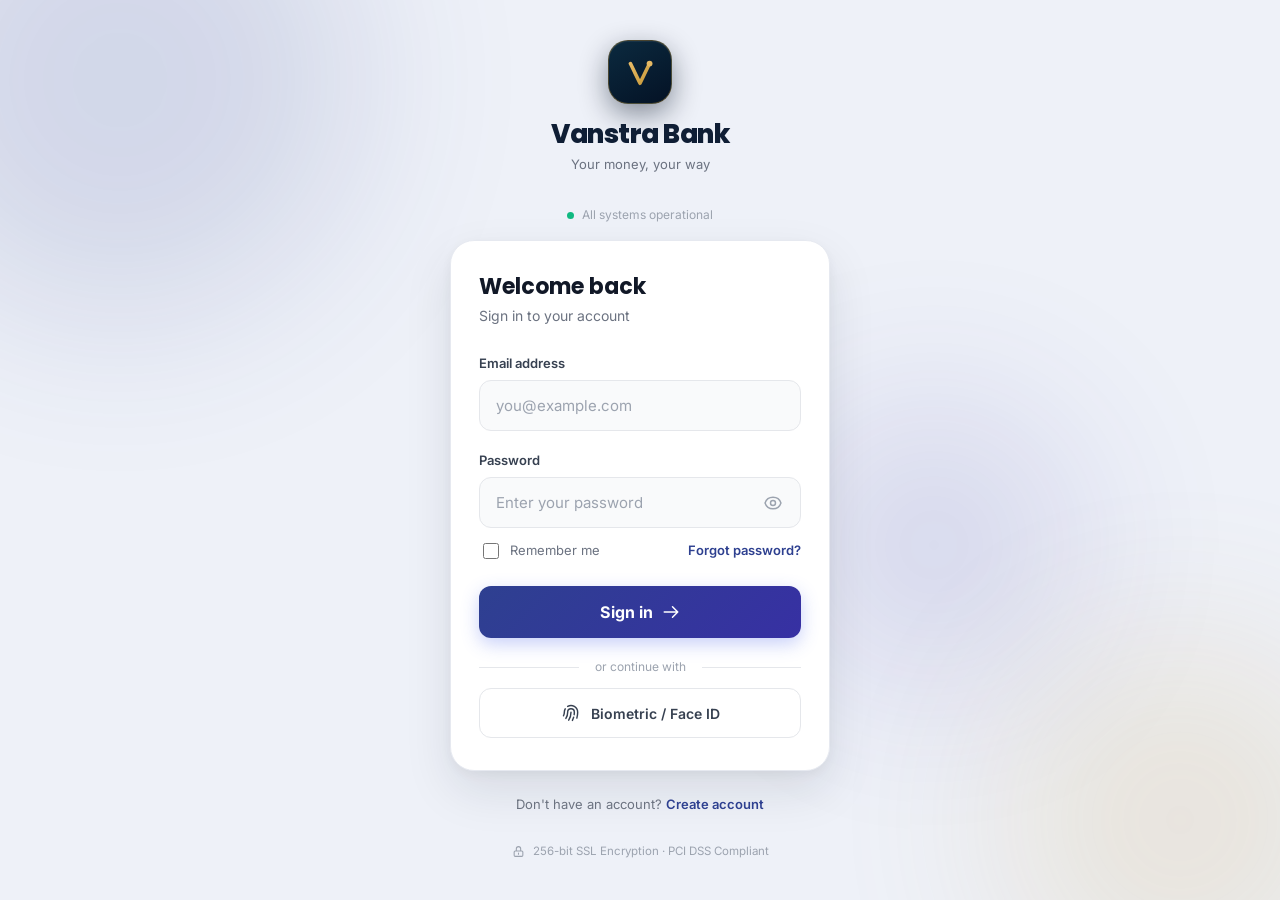
<file: login.html>
<!DOCTYPE html>
<html lang="en">
<head>
  <meta charset="UTF-8">
  <meta name="viewport" content="width=device-width, initial-scale=1.0">
  <title>Sign In — Vanstra Bank</title>
  <meta name="description" content="Sign in to your Vanstra Bank account securely.">
  <link rel="preconnect" href="https://fonts.googleapis.com">
  <link rel="preconnect" href="https://fonts.gstatic.com" crossorigin>
  <link href="https://fonts.googleapis.com/css2?family=Inter:wght@300;400;500;600;700&family=Poppins:wght@600;700;800&display=swap" rel="stylesheet">
  <link rel="stylesheet" href="bank-ui.css">
  <style>
    html, body { height: 100%; margin: 0; padding: 0; overflow-x: hidden; }
    body {
      background: #EEF1F8;
      display: flex;
      flex-direction: column;
      align-items: center;
      justify-content: center;
      min-height: 100%;
    }

    .bg-blobs { position: fixed; inset: 0; z-index: 0; overflow: hidden; pointer-events: none; }
    .blob { position: absolute; border-radius: 50%; filter: blur(90px); opacity: 0.14; }
    .blob-1 { width: 480px; height: 480px; background: var(--brand-light); top: -160px; left: -120px; }
    .blob-2 { width: 360px; height: 360px; background: var(--gold); bottom: -100px; right: -80px; }
    .blob-3 { width: 280px; height: 280px; background: var(--indigo); top: 45%; left: 62%; }

    .login-wrap {
      position: relative; z-index: 1;
      width: 100%; max-width: 420px;
      padding: 1.5rem 1.25rem;
      animation: fadeInUp 0.5s ease both;
    }

    .login-logo { text-align: center; margin-bottom: 2rem; }

    .logo-mark {
      display: inline-flex; align-items: center; justify-content: center;
      width: 64px; height: 64px;
      background: linear-gradient(150deg, #0B2A3F 0%, #041225 100%);
      border: 1px solid rgba(200,154,58,0.35);
      border-radius: 20px; margin-bottom: 0.875rem;
      box-shadow: 0 10px 28px rgba(4,18,37,0.45), inset 0 1px 0 rgba(255,255,255,0.06);
    }
    .logo-name { font-family: 'Poppins', sans-serif; font-size: 1.625rem; font-weight: 800; color: #0F1E35; margin: 0; letter-spacing: -0.5px; }
    .logo-tag  { font-size: 0.8125rem; color: #6B7280; margin: 0.25rem 0 0; }

    .status-bar { display: flex; align-items: center; justify-content: center; gap: 0.5rem; margin-bottom: 1rem; font-size: 0.75rem; color: #9CA3AF; }
    .status-dot { width: 7px; height: 7px; border-radius: 50%; background: var(--success); animation: pulse 2.5s ease-in-out infinite; }

    .login-card {
      background: #FFFFFF;
      border: 1px solid #E6E9F0;
      border-radius: 24px;
      padding: 2rem 1.75rem;
      box-shadow: 0 20px 48px rgba(15,30,53,.10), 0 4px 14px rgba(15,30,53,.05);
    }

    .login-heading { font-family: 'Poppins', sans-serif; font-size: 1.375rem; font-weight: 700; color: #111827; margin: 0 0 0.3rem; }
    .login-sub     { font-size: 0.875rem; color: #6B7280; margin: 0 0 1.75rem; }

    .dark-label { display: block; font-size: 0.8125rem; font-weight: 600; color: #374151; margin-bottom: 0.4rem; }

    .dark-input {
      width: 100%; padding: 0.9375rem 1rem;
      background: #F9FAFB;
      border: 1.5px solid #E5E7EB;
      border-radius: var(--radius-md);
      font-size: 0.9375rem; color: #111827; outline: none;
      transition: border-color 0.2s, box-shadow 0.2s, background 0.2s;
    }
    .dark-input::placeholder { color: #9CA3AF; }
    .dark-input:focus {
      border-color: var(--brand-light);
      background: #FFFFFF;
      box-shadow: 0 0 0 3px rgba(58,87,232,.12);
    }
    .dark-input.error { border-color: #EF4444; box-shadow: 0 0 0 3px rgba(239,68,68,.12); }

    .input-row { position: relative; }
    .input-toggle {
      position: absolute; right: 0.875rem; top: 50%; transform: translateY(-50%);
      background: none; border: none; cursor: pointer;
      color: #9CA3AF; padding: 0.25rem; border-radius: 6px;
      transition: color 0.2s; display: flex;
    }
    .input-toggle:hover { color: #4B5563; }

    .error-box {
      background: #FEF2F2;
      border: 1px solid #FECACA;
      border-radius: var(--radius-md);
      padding: 0.75rem 1rem;
      display: none; align-items: center; gap: 0.625rem; margin-bottom: 1.25rem;
    }
    .error-box.show { display: flex; animation: shake 0.4s ease; }
    .error-box svg { color: var(--error); flex-shrink: 0; }
    .error-box span { font-size: 0.875rem; color: #991B1B; line-height: 1.4; }

    .login-meta { display: flex; align-items: center; justify-content: space-between; margin: 0.75rem 0 1.5rem; }
    .remember-row { display: flex; align-items: center; gap: 0.5rem; cursor: pointer; }
    .remember-row input[type="checkbox"] { width: 16px; height: 16px; accent-color: var(--brand-light); }
    .remember-row span { font-size: 0.8125rem; color: #6B7280; }
    .forgot-link { font-size: 0.8125rem; font-weight: 600; color: var(--brand-light); cursor: pointer; transition: opacity 0.2s; }
    .forgot-link:hover { opacity: 0.7; }

    .signin-btn {
      width: 100%; padding: 1rem;
      background: linear-gradient(135deg, var(--brand-light), var(--indigo));
      color: white; border: none; border-radius: var(--radius-md);
      font-size: 1rem; font-weight: 700; cursor: pointer;
      transition: opacity 0.2s, transform 0.15s, box-shadow 0.2s;
      display: flex; align-items: center; justify-content: center; gap: 0.5rem;
      box-shadow: 0 6px 18px rgba(58,87,232,.28); letter-spacing: 0.01em;
    }
    .signin-btn:hover:not(:disabled) { box-shadow: 0 10px 26px rgba(58,87,232,.36); opacity: 0.96; }
    .signin-btn:active:not(:disabled) { transform: scale(0.98); }
    .signin-btn:disabled { opacity: 0.55; cursor: not-allowed; transform: none; }

    .alt-divider {
      display: flex; align-items: center; gap: 1rem; margin: 1.25rem 0 0.75rem;
    }
    .alt-divider-line { flex: 1; height: 1px; background: #E5E7EB; }
    .alt-divider span  { font-size: 0.75rem; color: #9CA3AF; white-space: nowrap; }

    .biometric-btn {
      width: 100%; padding: 0.875rem;
      background: #FFFFFF;
      border: 1.5px solid #E5E7EB;
      border-radius: var(--radius-md);
      color: #374151; font-size: 0.875rem; font-weight: 600; cursor: pointer;
      display: flex; align-items: center; justify-content: center; gap: 0.625rem;
      transition: background 0.2s, border-color 0.2s;
    }
    .biometric-btn:hover { background: #F9FAFB; border-color: #D1D5DB; }

    .login-footer { text-align: center; margin-top: 1.5rem; }
    .login-footer p { font-size: 0.8125rem; color: #6B7280; margin: 0; }
    .login-footer a { color: var(--brand-light); font-weight: 600; cursor: pointer; }
    .login-footer a:hover { opacity: 0.75; }

    .security-badge {
      display: flex; align-items: center; justify-content: center; gap: 0.5rem;
      margin-top: 1.75rem; font-size: 0.72rem; color: #9CA3AF;
    }

    /* Forgot password overlay */
    .forgot-overlay {
      position: fixed; inset: 0; z-index: 50;
      background: rgba(15,30,53,.45);
      -webkit-backdrop-filter: blur(6px);
      backdrop-filter: blur(6px);
      display: none; align-items: center; justify-content: center; padding: 1.25rem;
    }
    .forgot-overlay.active { display: flex; }

    .forgot-card {
      background: #FFFFFF;
      border: 1px solid #E6E9F0;
      border-radius: 24px; padding: 2rem 1.75rem;
      width: 100%; max-width: 380px;
      box-shadow: 0 24px 60px rgba(15,30,53,.22);
      animation: scaleIn 0.22s cubic-bezier(0.34, 1.56, 0.64, 1);
    }
    .forgot-card h2 { font-family: 'Poppins', sans-serif; font-size: 1.25rem; font-weight: 700; color: #111827; margin: 0 0 0.375rem; }
    .forgot-card p  { font-size: 0.875rem; color: #6B7280; margin: 0 0 1.5rem; line-height: 1.5; }

    .forgot-success { display: none; text-align: center; padding: 0.5rem 0; }
    .forgot-success-icon {
      width: 60px; height: 60px;
      background: rgba(16,185,129,.12); border-radius: 50%;
      display: flex; align-items: center; justify-content: center; margin: 0 auto 1rem;
    }

    /* Forgot card sub-components */
    .forgot-header     { display: flex; justify-content: space-between; align-items: flex-start; margin-bottom: 1.25rem; }
    .forgot-header-text h2 { margin: 0 0 0.25rem; }
    .forgot-header-text p  { margin: 0; font-size: 0.875rem; color: #6B7280; line-height: 1.5; }
    .forgot-close-btn  {
      background: #F3F4F6; border: none;
      width: 34px; height: 34px; border-radius: 50%;
      display: flex; align-items: center; justify-content: center;
      cursor: pointer; color: #6B7280; flex-shrink: 0; margin-left: 1rem;
      transition: background 0.2s;
    }
    .forgot-close-btn:hover { background: #E5E7EB; }
    .forgot-email-wrap { margin-bottom: 1.25rem; }
    .forgot-success-title {
      font-family: 'Poppins', sans-serif; font-size: 1.125rem; font-weight: 700;
      color: #111827; margin: 0 0 0.5rem;
    }
    .forgot-success-text {
      font-size: 0.875rem; color: #6B7280;
      margin: 0 0 1.5rem; line-height: 1.5;
    }

    /* Password input has right-side icon */
    .dark-input-pw { padding-right: 3rem; }

    /* Password form group — tighter bottom gap before meta row */
    .form-group-pw { margin-bottom: 0.5rem; }

    @keyframes fadeInUp { from { opacity:0; transform: translateY(16px); } to { opacity:1; transform: translateY(0); } }
    @keyframes scaleIn  { from { transform: scale(0.9); opacity:0; } to { transform: scale(1); opacity:1; } }
    @keyframes shake    { 0%,100%{transform:translateX(0)} 20%,60%{transform:translateX(-5px)} 40%,80%{transform:translateX(5px)} }
  </style>
</head>
<body>

  <div class="bg-blobs">
    <div class="blob blob-1"></div>
    <div class="blob blob-2"></div>
    <div class="blob blob-3"></div>
  </div>

  <div class="login-wrap">
    <div class="login-logo">
      <div class="logo-mark">
        <svg width="36" height="36" fill="none" viewBox="0 0 32 32">
          <path d="M7.5 8.5 L16 26 L24.5 8.5" stroke="url(#vmark)" stroke-width="3.2" stroke-linecap="round" stroke-linejoin="round"/>
          <circle cx="24.5" cy="8.5" r="2.6" fill="#E6B964"/>
          <defs>
            <linearGradient id="vmark" x1="7.5" y1="8.5" x2="24.5" y2="26" gradientUnits="userSpaceOnUse">
              <stop stop-color="#E6B964"/>
              <stop offset="1" stop-color="#C89A3A"/>
            </linearGradient>
          </defs>
        </svg>
      </div>
      <h1 class="logo-name">Vanstra Bank</h1>
      <p class="logo-tag">Your money, your way</p>
    </div>

    <div class="status-bar">
      <div class="status-dot"></div>
      All systems operational
    </div>

    <div class="login-card">
      <h2 class="login-heading">Welcome back</h2>
      <p class="login-sub">Sign in to your account</p>

      <div class="error-box" id="errorBox" role="alert">
        <svg width="18" height="18" fill="none" stroke="currentColor" viewBox="0 0 24 24">
          <circle cx="12" cy="12" r="10" stroke-width="2"/>
          <path d="M12 8v4M12 16h.01" stroke-width="2" stroke-linecap="round"/>
        </svg>
        <span id="errorMessage">Invalid email or password.</span>
      </div>

      <form id="loginForm" onsubmit="handleLogin(event)" novalidate>
        <div class="form-group">
          <label class="dark-label" for="email">Email address</label>
          <input type="email" id="email" class="dark-input" placeholder="you@example.com" autocomplete="email" required/>
        </div>

        <div class="form-group form-group-pw">
          <label class="dark-label" for="password">Password</label>
          <div class="input-row">
            <input type="password" id="password" class="dark-input dark-input-pw" placeholder="Enter your password" autocomplete="current-password" required/>
            <button type="button" class="input-toggle" onclick="togglePassword()" aria-label="Toggle password visibility">
              <svg id="eyeIcon" width="20" height="20" fill="none" stroke="currentColor" viewBox="0 0 24 24">
                <path stroke-linecap="round" stroke-linejoin="round" stroke-width="1.75" d="M15 12a3 3 0 11-6 0 3 3 0 016 0z"/>
                <path stroke-linecap="round" stroke-linejoin="round" stroke-width="1.75" d="M2.458 12C3.732 7.943 7.523 5 12 5c4.478 0 8.268 2.943 9.542 7-1.274 4.057-5.064 7-9.542 7-4.477 0-8.268-2.943-9.542-7z"/>
              </svg>
            </button>
          </div>
        </div>

        <div class="login-meta">
          <label class="remember-row">
            <input type="checkbox" id="rememberMe"/>
            <span>Remember me</span>
          </label>
          <span class="forgot-link" onclick="openForgotPassword()">Forgot password?</span>
        </div>

        <button type="submit" class="signin-btn" id="loginBtn">
          <span id="btnText">Sign in</span>
          <svg id="btnArrow" width="18" height="18" fill="none" stroke="currentColor" viewBox="0 0 24 24">
            <path stroke-linecap="round" stroke-linejoin="round" stroke-width="2" d="M14 5l7 7m0 0l-7 7m7-7H3"/>
          </svg>
        </button>
      </form>

      <div class="alt-divider">
        <div class="alt-divider-line"></div>
        <span>or continue with</span>
        <div class="alt-divider-line"></div>
      </div>

      <button type="button" class="biometric-btn" onclick="handleBiometric()">
        <svg width="20" height="20" fill="none" stroke="currentColor" viewBox="0 0 24 24">
          <path stroke-linecap="round" stroke-linejoin="round" stroke-width="1.75" d="M12 11c0 3.517-1.009 6.799-2.753 9.571m-3.44-2.04l.054-.09A13.916 13.916 0 008 11a4 4 0 118 0c0 1.017-.07 2.019-.203 3m-2.118 6.844A21.88 21.88 0 0015.171 17m3.839 1.132c.645-2.266.99-4.659.99-7.132A8 8 0 008 4.07M3 15.364c.64-1.319 1-2.8 1-4.364 0-1.457.39-2.823 1.07-4"/>
        </svg>
        Biometric / Face ID
      </button>
    </div>

    <div class="login-footer">
      <p>Don't have an account? <a href="signup.html">Create account</a></p>
    </div>

    <div class="security-badge">
      <svg width="13" height="13" fill="none" stroke="currentColor" viewBox="0 0 24 24">
        <path stroke-linecap="round" stroke-linejoin="round" stroke-width="2" d="M12 15v2m-6 4h12a2 2 0 002-2v-6a2 2 0 00-2-2H6a2 2 0 00-2 2v6a2 2 0 002 2zm10-10V7a4 4 0 00-8 0v4h8z"/>
      </svg>
      256-bit SSL Encryption · PCI DSS Compliant
    </div>
  </div>

  <!-- Forgot Password overlay -->
  <div class="forgot-overlay" id="forgotOverlay">
    <div class="forgot-card">
      <div id="forgotFormWrap">
        <div class="forgot-header">
          <div class="forgot-header-text">
            <h2>Reset password</h2>
            <p>We'll send a reset link to your email.</p>
          </div>
          <button type="button" class="forgot-close-btn" onclick="closeForgotPassword()" aria-label="Close">
            <svg width="16" height="16" fill="none" stroke="currentColor" viewBox="0 0 24 24"><path stroke-linecap="round" stroke-linejoin="round" stroke-width="2" d="M6 18L18 6M6 6l12 12"/></svg>
          </button>
        </div>
        <label class="dark-label" for="forgotEmail">Email address</label>
        <div class="forgot-email-wrap">
          <input type="email" id="forgotEmail" class="dark-input" placeholder="you@example.com"/>
        </div>
        <button type="button" class="signin-btn" id="forgotBtn" onclick="submitForgotPassword()">Send reset link</button>
      </div>

      <div class="forgot-success" id="forgotSuccess">
        <div class="forgot-success-icon">
          <svg width="28" height="28" fill="none" stroke="#10B981" viewBox="0 0 24 24">
            <path stroke-linecap="round" stroke-linejoin="round" stroke-width="2.5" d="M5 13l4 4L19 7"/>
          </svg>
        </div>
        <h2 class="forgot-success-title">Check your inbox</h2>
        <p id="forgotSuccessText" class="forgot-success-text">We've sent password reset instructions.</p>
        <button type="button" class="signin-btn" onclick="closeForgotPassword()">Back to sign in</button>
      </div>
    </div>
  </div>

  <div id="toast" class="toast" role="alert"></div>

  <script src="bank-core-v2.js"></script>
  <script src="config.js"></script>
  <script>
    document.addEventListener('DOMContentLoaded', () => {
      // Always require a fresh login + OTP. Clear any stale local session so an
      // old 24h session token can't auto-skip the login/verification step.
      try {
        localStorage.removeItem('currentSession');
        localStorage.removeItem('authToken');
      } catch (e) { /* ignore */ }

      const remembered = localStorage.getItem('vanstraRememberedEmail');
      if (remembered) {
        document.getElementById('email').value = remembered;
        document.getElementById('rememberMe').checked = true;
      }
    });

    async function handleLogin(event) {
      event.preventDefault();
      clearErrors();

      const email    = document.getElementById('email').value.trim();
      const password = document.getElementById('password').value;
      const remember = document.getElementById('rememberMe').checked;

      if (!email)    { showInputError('email', 'Please enter your email address.'); return; }
      if (!password) { showInputError('password', 'Please enter your password.'); return; }

      setLoading(true);

      try {
        // Authenticate against the backend, which emails a one-time code.
        const response = await fetch(`${API_CONFIG.API_BASE_URL}/auth/login`, {
          method: 'POST',
          headers: { 'Content-Type': 'application/json' },
          body: JSON.stringify({ email, password })
        });
        const data = await response.json();

        if (!response.ok) {
          setLoading(false);
          showError(data.message || 'Invalid email or password. Please try again.');
          return;
        }

        if (data.success && data.requiresOTP) {
          if (remember) localStorage.setItem('vanstraRememberedEmail', email);
          else localStorage.removeItem('vanstraRememberedEmail');

          document.getElementById('btnText').textContent = 'Sending code…';
          // Hand off to the OTP screen to complete verification.
          const params = new URLSearchParams({
            tempToken: data.tempToken,
            email: data.email || email,
            purpose: 'login'
          });
          if (data.testOTP) params.set('testOTP', data.testOTP);
          window.location.href = 'verify-otp.html?' + params.toString();
        } else {
          setLoading(false);
          showError(data.message || 'Invalid email or password. Please try again.');
        }
      } catch (e) {
        setLoading(false);
        showError('Something went wrong. Please check your connection and try again.');
      }
    }

    function togglePassword() {
      const input = document.getElementById('password');
      const icon  = document.getElementById('eyeIcon');
      const show  = input.type === 'password';
      input.type = show ? 'text' : 'password';
      icon.innerHTML = show
        ? `<path stroke-linecap="round" stroke-linejoin="round" stroke-width="1.75" d="M13.875 18.825A10.05 10.05 0 0112 19c-4.478 0-8.268-2.943-9.543-7a9.97 9.97 0 011.563-3.029m5.858.908a3 3 0 114.243 4.243M9.878 9.878l4.242 4.242M9.88 9.88l-3.29-3.29m7.532 7.532l3.29 3.29M3 3l3.59 3.59m0 0A9.953 9.953 0 0112 5c4.478 0 8.268 2.943 9.543 7a10.025 10.025 0 01-4.132 5.411m0 0L21 21"/>`
        : `<path stroke-linecap="round" stroke-linejoin="round" stroke-width="1.75" d="M15 12a3 3 0 11-6 0 3 3 0 016 0z"/><path stroke-linecap="round" stroke-linejoin="round" stroke-width="1.75" d="M2.458 12C3.732 7.943 7.523 5 12 5c4.478 0 8.268 2.943 9.542 7-1.274 4.057-5.064 7-9.542 7-4.477 0-8.268-2.943-9.542-7z"/>`;
    }

    function handleBiometric() { showToast('Biometric auth is not configured on this device.', 'info'); }

    function openForgotPassword() {
      const e = document.getElementById('email').value;
      if (e) document.getElementById('forgotEmail').value = e;
      document.getElementById('forgotOverlay').classList.add('active');
      document.getElementById('forgotFormWrap').style.display = 'block';
      document.getElementById('forgotSuccess').style.display  = 'none';
    }

    function closeForgotPassword() { document.getElementById('forgotOverlay').classList.remove('active'); }

    async function submitForgotPassword() {
      const email = document.getElementById('forgotEmail').value.trim();
      if (!email) { document.getElementById('forgotEmail').classList.add('error'); return; }
      const btn = document.getElementById('forgotBtn');
      btn.disabled = true;
      btn.textContent = 'Sending…';

      try {
        const response = await fetch(`${API_CONFIG.API_BASE_URL}/auth/forgot-password`, {
          method: 'POST',
          headers: { 'Content-Type': 'application/json' },
          body: JSON.stringify({ email })
        });
        const data = await response.json();

        if (!response.ok) {
          showToast(data.message || 'Could not send reset link. Please try again.', 'error');
          btn.disabled = false;
          btn.textContent = 'Send reset link';
          return;
        }

        // Backend returns a generic success regardless of whether the email exists
        document.getElementById('forgotFormWrap').style.display = 'none';
        document.getElementById('forgotSuccess').style.display  = 'block';
        document.getElementById('forgotSuccessText').textContent = `If an account exists for ${email}, we've sent a password reset link. Check your inbox (and spam).`;
      } catch (e) {
        showToast('Something went wrong. Please check your connection and try again.', 'error');
        btn.disabled = false;
        btn.textContent = 'Send reset link';
      }
    }

    function setLoading(loading) {
      const btn = document.getElementById('loginBtn');
      btn.disabled = loading;
      document.getElementById('btnText').textContent  = loading ? 'Signing in…' : 'Sign in';
      document.getElementById('btnArrow').style.display = loading ? 'none' : 'inline';
    }

    function showError(msg) {
      document.getElementById('errorMessage').textContent = msg;
      document.getElementById('errorBox').classList.add('show');
    }

    function showInputError(id, msg) {
      document.getElementById(id).classList.add('error');
      showError(msg);
    }

    function clearErrors() {
      document.getElementById('errorBox').classList.remove('show');
      ['email','password'].forEach(id => document.getElementById(id).classList.remove('error'));
    }

    function showToast(msg, type = 'success') {
      const t = document.getElementById('toast');
      t.textContent = msg;
      t.className = 'toast ' + type + ' show';
      setTimeout(() => t.classList.remove('show'), 3500);
    }

    function delay(ms) { return new Promise(r => setTimeout(r, ms)); }
  </script>
</body>
</html>
</file>
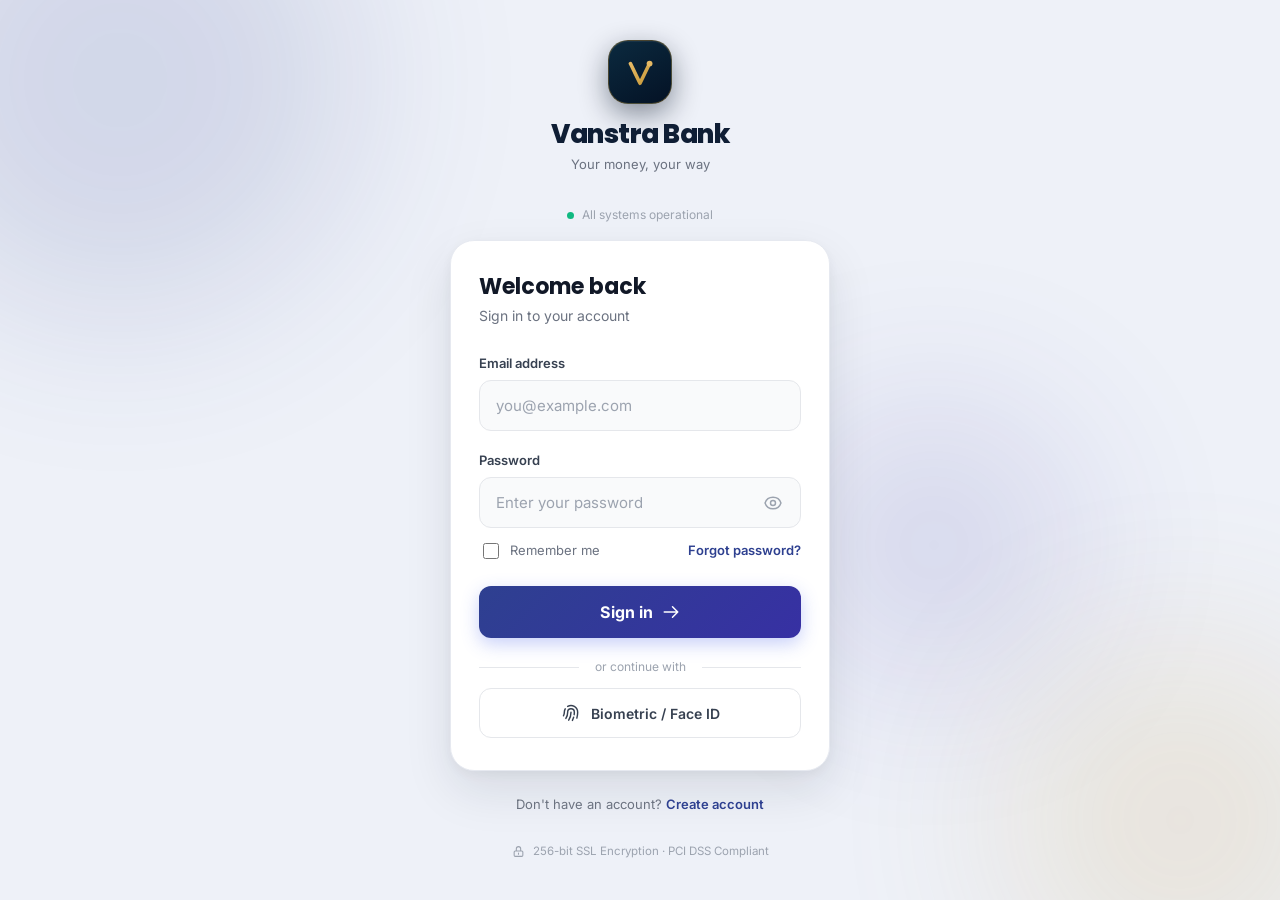
<file: profile-v2.html>
<!DOCTYPE html>
<html lang="en">
<head>
    <meta charset="UTF-8">
    <meta name="viewport" content="width=device-width, initial-scale=1.0">
    <title>Profile - Vanstra Bank</title>
    <meta name="description" content="Manage your Vanstra Bank profile and account settings.">
    
    <script>(function(){var t=localStorage.getItem('vanstraTheme');if(t==='dark')document.documentElement.setAttribute('data-theme','dark');})()</script>
    <!-- Custom Fonts -->
    <link rel="preconnect" href="https://fonts.googleapis.com">
    <link rel="preconnect" href="https://fonts.gstatic.com" crossorigin>
    <link href="https://fonts.googleapis.com/css2?family=Inter:wght@400;500;600;700&family=Poppins:wght@500;600;700&display=swap" rel="stylesheet">
    <link rel="stylesheet" href="bank-ui.css">

    <style>
        * {
            box-sizing: border-box;
            -webkit-tap-highlight-color: transparent;
        }
        
        :root {
            --navy: #041225;
            --slate: #0B2A3F;
            --gold: #C89A3A;
        }
        
        body {
            font-family: 'Inter', sans-serif;
            background: #F8F9FA;
            color: #1F2937;
            margin: 0;
            padding: 0 0 calc(80px + env(safe-area-inset-bottom, 0px));
            overflow-x: hidden;
        }
        
        .app-header {
            background: var(--navy);
            color: white;
            padding: 1rem;
            position: sticky;
            top: 0;
            z-index: 50;
        }
        
        .header-content {
            display: flex;
            align-items: center;
            justify-content: space-between;
        }

        .header-spacer {
            width: 60px;
        }

        .avatar-img {
            display: none;
        }

        .hidden {
            display: none !important;
        }

        .logout-card {
            margin-bottom: 2rem;
        }
        
        .back-btn {
            display: flex;
            align-items: center;
            gap: 0.5rem;
            color: white;
            text-decoration: none;
            font-size: 14px;
        }
        
        .header-title {
            font-weight: 600;
            font-size: 1.125rem;
        }
        
        .profile-header {
            background: linear-gradient(155deg, #041225 0%, #0a1f38 50%, #0d2540 100%);
            color: white;
            padding: 2rem 1.25rem 1.75rem;
            text-align: center;
            position: relative;
            overflow: hidden;
        }
        .profile-header::before {
            content: ''; position: absolute;
            top: -60px; right: -60px;
            width: 220px; height: 220px; border-radius: 50%;
            background: radial-gradient(circle, rgba(200,154,58,0.15) 0%, transparent 65%);
            pointer-events: none;
        }
        .profile-header::after {
            content: ''; position: absolute;
            bottom: -40px; left: -40px;
            width: 160px; height: 160px; border-radius: 50%;
            background: radial-gradient(circle, rgba(30,45,107,0.5) 0%, transparent 70%);
            pointer-events: none;
        }
        .profile-tier-badge {
            display: inline-flex; align-items: center; gap: 0.35rem;
            background: rgba(200,154,58,0.15);
            border: 1px solid rgba(200,154,58,0.3);
            border-radius: 999px;
            padding: 0.3rem 0.875rem;
            font-size: 10px; font-weight: 700;
            color: var(--gold); letter-spacing: 0.12em;
            text-transform: uppercase;
            margin-bottom: 1.5rem;
            position: relative; z-index: 1;
        }
        .profile-tier-dot { width: 5px; height: 5px; border-radius: 50%; background: var(--gold); }
        .avatar-container {
            position: relative;
            width: 96px; height: 96px;
            margin: 0 auto 1rem;
            position: relative; z-index: 1;
        }
        .avatar {
            width: 100%; height: 100%;
            border-radius: 50%;
            background: linear-gradient(135deg, var(--gold) 0%, #e6b547 100%);
            display: flex; align-items: center; justify-content: center;
            overflow: hidden;
            border: 3px solid rgba(255,255,255,0.15);
            box-shadow: 0 0 0 6px rgba(200,154,58,0.12), 0 8px 24px rgba(0,0,0,0.3);
        }
        .avatar img { width: 100%; height: 100%; object-fit: cover; }
        .avatar .initials { font-size: 2rem; font-weight: 700; color: var(--navy); }
        .avatar-edit {
            position: absolute; bottom: 2px; right: 2px;
            width: 28px; height: 28px;
            background: white; border-radius: 50%;
            display: flex; align-items: center; justify-content: center;
            cursor: pointer;
            box-shadow: 0 2px 8px rgba(0,0,0,0.3);
            border: 2px solid rgba(4,18,37,0.1);
        }
        .avatar-edit svg { width: 14px; height: 14px; color: var(--navy); }
        .profile-name {
            font-family: 'Poppins', sans-serif;
            font-size: 1.375rem; font-weight: 700;
            margin-bottom: 0.25rem;
            position: relative; z-index: 1;
        }
        .profile-email {
            color: rgba(255,255,255,0.55);
            font-size: 13px; margin-bottom: 1rem;
            position: relative; z-index: 1;
        }
        .profile-chips {
            display: flex; gap: 0.5rem; justify-content: center;
            position: relative; z-index: 1;
        }
        .profile-chip {
            display: inline-flex; align-items: center; gap: 0.4rem;
            font-size: 12px; font-weight: 600;
            padding: 0.4rem 0.8rem; border-radius: 999px;
        }
        .chip-gold  { background: rgba(200,154,58,0.15); color: var(--gold); border: 1px solid rgba(200,154,58,0.3); }
        .chip-green { background: rgba(74,222,128,0.12); color: #4ade80; border: 1px solid rgba(74,222,128,0.28); }
        .chip-dot   { width: 6px; height: 6px; border-radius: 50%; background: currentColor; }
        .profile-since {
            font-size: 11.5px; color: rgba(255,255,255,0.42);
            margin-top: 0.85rem; position: relative; z-index: 1;
        }
        
        .card {
            background: white;
            margin: 1rem;
            border-radius: 20px;
            overflow: hidden;
            box-shadow: 0 2px 16px rgba(0,0,0,0.06);
            border: 1px solid rgba(0,0,0,0.04);
        }
        .card-header {
            padding: 1.125rem 1.25rem;
            border-bottom: 1px solid #F3F4F6;
            display: flex; align-items: center; justify-content: space-between;
        }
        .card-title {
            font-family: 'Poppins', sans-serif;
            font-weight: 700; font-size: 14px;
            color: #0F172A; letter-spacing: -0.1px;
        }
        .card-header button {
            font-size: 13px; font-weight: 600; color: var(--gold);
            background: rgba(200,154,58,0.08); border: none;
            border-radius: 8px; padding: 0.3rem 0.75rem; cursor: pointer;
            transition: background 0.15s;
        }
        .card-header button:hover { background: rgba(200,154,58,0.15); }
        .card-body { padding: 0 1.25rem; }
        .info-item {
            display: flex; align-items: center;
            padding: 0.875rem 0;
            border-bottom: 1px solid #F8F9FA;
        }
        .info-item:last-child { border-bottom: none; }
        .info-icon {
            width: 38px; height: 38px;
            background: #F1F5F9;
            border-radius: 10px;
            display: flex; align-items: center; justify-content: center;
            margin-right: 0.875rem; flex-shrink: 0;
        }
        .info-icon svg { width: 18px; height: 18px; color: #64748B; }
        .info-content { flex: 1; min-width: 0; }
        .info-label { font-size: 11px; color: #94A3B8; margin-bottom: 0.125rem; font-weight: 500; text-transform: uppercase; letter-spacing: 0.05em; }
        .info-value { font-weight: 600; color: #0F172A; font-size: 14px; white-space: nowrap; overflow: hidden; text-overflow: ellipsis; }
        .menu-item {
            display: flex; align-items: center;
            padding: 0.875rem 1.25rem;
            border-bottom: 1px solid #F8F9FA;
            cursor: pointer;
            transition: background 0.15s;
        }
        .menu-item:active { background: #F8FAFC; }
        .menu-item:last-child { border-bottom: none; }
        .menu-item:hover { background: #FAFBFC; }
        .menu-icon {
            width: 40px; height: 40px;
            border-radius: 12px;
            display: flex; align-items: center; justify-content: center;
            margin-right: 0.875rem; flex-shrink: 0;
        }
        .menu-icon svg { width: 20px; height: 20px; }
        /* Per-item icon colors */
        .menu-icon-gold   { background: rgba(200,154,58,0.1);  }
        .menu-icon-gold   svg { color: var(--gold); }
        .menu-icon-blue   { background: rgba(59,130,246,0.1);  }
        .menu-icon-blue   svg { color: #3B82F6; }
        .menu-icon-violet { background: rgba(139,92,246,0.1);  }
        .menu-icon-violet svg { color: #8B5CF6; }
        .menu-icon-green  { background: rgba(16,185,129,0.12); }
        .menu-icon-green  svg { color: #10B981; }
        .menu-icon-teal   { background: rgba(20,184,166,0.12); }
        .menu-icon-teal   svg { color: #14B8A6; }
        .menu-icon-indigo { background: rgba(99,102,241,0.12); }
        .menu-icon-indigo svg { color: #6366F1; }
        .menu-icon-red    { background: rgba(239,68,68,0.12);  }
        .menu-icon-red    svg { color: #EF4444; }
        .menu-content { flex: 1; }
        .menu-title { font-weight: 600; color: #0F172A; font-size: 14.5px; }
        .menu-subtitle { font-size: 12.5px; color: #6B7280; margin-top: 1px; }
        .menu-arrow { color: #CBD5E1; }
        .section-label {
            font-size: 0.72rem; font-weight: 700; letter-spacing: 0.06em;
            text-transform: uppercase; color: #9CA3AF;
            padding: 0 0.25rem 0.6rem; margin: 1.5rem 0 0;
        }
        .signout-btn {
            display: block; margin: 1.75rem auto 0.4rem;
            background: none; border: none; color: #EF4444;
            font-family: inherit; font-weight: 700; font-size: 1.05rem;
            cursor: pointer; padding: 0.5rem 1rem;
        }
        .signout-btn:active { opacity: 0.7; }
        .app-version { text-align: center; color: #9CA3AF; font-size: 0.85rem; margin: 0 0 1.5rem; letter-spacing: 0.02em; }
        .btn-logout {
            width: 100%;
            padding: 1rem 1.25rem;
            background: white;
            color: #DC2626;
            border: 1.5px solid rgba(220,38,38,0.2);
            border-radius: 14px;
            font-size: 15px; font-weight: 600;
            cursor: pointer;
            display: flex; align-items: center; justify-content: center; gap: 0.5rem;
            transition: all 0.2s;
        }
        .btn-logout:hover { background: #FEF2F2; border-color: rgba(220,38,38,0.35); }
        .btn-logout:active { transform: scale(0.98); }
        
        .modal-overlay {
            position: fixed;
            inset: 0;
            background: rgba(0,0,0,0.6);
            backdrop-filter: blur(4px);
            z-index: 200;
            display: none;
            align-items: flex-end;
            justify-content: center;
        }
        
        .modal-overlay.active {
            display: flex;
        }
        
        .modal-sheet {
            background: white;
            width: 100%;
            max-height: 90vh;
            border-radius: 24px 24px 0 0;
            overflow: hidden;
            animation: slideUp 0.3s ease;
        }
        
        @keyframes slideUp {
            from { transform: translateY(100%); }
            to { transform: translateY(0); }
        }
        
        .modal-header {
            display: flex;
            align-items: center;
            justify-content: space-between;
            padding: 1rem 1.25rem;
            border-bottom: 1px solid #F3F4F6;
        }
        
        .modal-title {
            font-size: 18px;
            font-weight: 700;
        }
        
        .modal-close {
            width: 36px;
            height: 36px;
            border-radius: 50%;
            background: #F3F4F6;
            display: flex;
            align-items: center;
            justify-content: center;
            cursor: pointer;
            border: none;
        }
        
        .modal-body {
            padding: 1.25rem;
            overflow-y: auto;
            max-height: calc(90vh - 70px);
        }
        
        .form-group {
            margin-bottom: 1.25rem;
        }
        
        .form-label {
            display: block;
            font-size: 14px;
            font-weight: 500;
            color: #374151;
            margin-bottom: 0.5rem;
        }
        
        .form-input {
            width: 100%;
            padding: 0.875rem 1rem;
            border: 2px solid #E5E7EB;
            border-radius: 12px;
            font-size: 16px;
            background: white;
            transition: all 0.2s;
        }
        
        .form-input:focus {
            outline: none;
            border-color: var(--gold);
        }
        
        .btn-primary {
            width: 100%;
            padding: 1rem;
            background: var(--gold);
            color: white;
            border: none;
            border-radius: 12px;
            font-size: 16px;
            font-weight: 600;
            cursor: pointer;
        }
        
        .btn-primary:active {
            transform: scale(0.98);
        }
        
        .toast {
            position: fixed;
            top: 1rem;
            left: 50%;
            transform: translateX(-50%) translateY(-100px);
            padding: 1rem 1.5rem;
            border-radius: 12px;
            color: white;
            font-weight: 500;
            z-index: 300;
            opacity: 0;
            transition: all 0.3s ease;
        }
        
        .toast.show {
            transform: translateX(-50%) translateY(0);
            opacity: 1;
        }
        
        .toast.success { background: #10B981; }
        
        /* Bottom Navigation — from bank-ui.css */
        .bottom-nav { z-index: 100; }

        @media (min-width: 768px) {
            body { max-width: 480px; margin: 0 auto; box-shadow: 0 0 40px rgba(0,0,0,0.1); }
        }

        /* Profile header overrides */
        .app-header { padding: 0 1rem; height: 60px; display: flex; align-items: center; }
        .profile-header-bar { display: flex; align-items: center; gap: 0.75rem; width: 100%; }
        .profile-back-btn { background: rgba(255,255,255,.1); border-radius: 10px; width: 36px; height: 36px; display: flex; align-items: center; justify-content: center; color: white; flex-shrink: 0; text-decoration: none; }
        .profile-title { font-family: 'Poppins', sans-serif; font-weight: 700; font-size: 1rem; color: white; flex: 1; }
        .profile-edit-btn { background: rgba(255,255,255,.1); border: none; border-radius: 10px; padding: 0.35rem 0.75rem; color: white; font-size: 0.8125rem; font-weight: 500; cursor: pointer; }

        /* Security section */
        .security-item { display: flex; align-items: center; padding: 1rem 1.25rem; border-bottom: 1px solid #F3F4F6; cursor: pointer; transition: background .15s; }
        .security-item:last-child { border-bottom: none; }
        .security-item:active { background: #F9FAFB; }
        .security-icon { width: 40px; height: 40px; border-radius: 10px; display: flex; align-items: center; justify-content: center; margin-right: 1rem; flex-shrink: 0; }

        /* Toggle switch */
        .toggle-wrap { display: flex; align-items: center; padding: 0.875rem 1.25rem; border-bottom: 1px solid #F8F9FA; }
        .toggle-wrap:last-child { border-bottom: none; }
        .toggle-label { flex: 1; }
        .toggle-title { font-weight: 600; color: #0F172A; font-size: 14.5px; }
        .toggle-sub { font-size: 12.5px; color: #94A3B8; margin-top: 2px; }
        .toggle-switch { position: relative; width: 46px; height: 26px; flex-shrink: 0; }
        .toggle-switch input { opacity: 0; width: 0; height: 0; }
        .toggle-slider { position: absolute; inset: 0; background: #E2E8F0; border-radius: 999px; transition: background .25s; cursor: pointer; }
        .toggle-slider::before { content: ''; position: absolute; width: 20px; height: 20px; border-radius: 50%; background: white; top: 3px; left: 3px; transition: transform .25s cubic-bezier(0.34,1.56,0.64,1); box-shadow: 0 1px 4px rgba(0,0,0,.25); }
        .toggle-switch input:checked + .toggle-slider { background: var(--gold); }
        .toggle-switch input:checked + .toggle-slider::before { transform: translateX(20px); }

        /* Option list in modals */
        .option-btn { width: 100%; padding: 0.875rem 1rem; background: #F9FAFB; border-radius: 12px; border: none; display: flex; align-items: center; justify-content: space-between; cursor: pointer; font-family: inherit; margin-bottom: 0.5rem; transition: background .15s; }
        .option-btn:active { background: #F3F4F6; }
        .option-left { display: flex; align-items: center; gap: 0.75rem; }
        .option-symbol { font-size: 1.125rem; width: 28px; text-align: center; }
        .option-name { font-size: 0.9375rem; font-weight: 500; color: #1F2937; }
        .check-icon { display: none; color: #10B981; }
        .check-icon.visible { display: block; }
        .option-name-danger { color: #EF4444; }

        /* Security modal icon colours */
        .sec-icon-navy { background: rgba(30,45,107,.08); }
        .sec-icon-gold { background: rgba(200,154,58,.1); }
        .sec-icon-green { background: rgba(16,185,129,.1); }
        .sec-icon-red { background: rgba(239,68,68,.08); }
        .sec-2fa-label { color: #10B981; font-weight: 500; }
        .sec-item-last { border-bottom: none; }

        /* Form error messages */
        .form-error { color: #EF4444; font-size: 0.8125rem; margin: -0.5rem 0 1rem; display: none; }

        /* Theme Picker — segmented control */
        .theme-segment {
            position: relative; display: grid; grid-template-columns: 1fr 1fr;
            margin: 1.25rem; padding: 4px; gap: 4px;
            background: #F1F3F6; border-radius: 12px;
        }
        .theme-segment-indicator {
            position: absolute; top: 4px; left: 4px; bottom: 4px;
            width: calc(50% - 6px); border-radius: 9px;
            background: #FFFFFF; box-shadow: 0 1px 3px rgba(0,0,0,0.12);
            transform: translateX(0); transition: transform 0.25s cubic-bezier(0.4,0,0.2,1);
            z-index: 0;
        }
        .theme-segment.dark .theme-segment-indicator { transform: translateX(calc(100% + 4px)); }
        .theme-seg-btn {
            position: relative; z-index: 1; display: flex; align-items: center;
            justify-content: center; gap: 0.5rem;
            padding: 0.6rem 0.5rem; background: transparent; border: none;
            cursor: pointer; font-family: inherit; font-size: 13px; font-weight: 600;
            color: #9CA3AF; transition: color 0.2s;
        }
        .theme-seg-btn svg { width: 16px; height: 16px; }
        .theme-segment:not(.dark) #themeLight,
        .theme-segment.dark #themeDark { color: var(--navy); }

        /* === Dark Theme Overrides === */
        [data-theme="dark"] body { background: #0C1220; color: rgba(255,255,255,0.92); }
        [data-theme="dark"] .card { background: #182030; border-color: rgba(255,255,255,0.07); box-shadow: 0 2px 16px rgba(0,0,0,0.3); }
        [data-theme="dark"] .card-header { border-bottom-color: rgba(255,255,255,0.07); }
        [data-theme="dark"] .card-title { color: rgba(255,255,255,0.92); }
        [data-theme="dark"] .info-item { border-bottom-color: rgba(255,255,255,0.06); }
        [data-theme="dark"] .info-icon { background: rgba(255,255,255,0.08); }
        [data-theme="dark"] .info-icon svg { color: rgba(255,255,255,0.5); }
        [data-theme="dark"] .info-label { color: rgba(255,255,255,0.4); }
        [data-theme="dark"] .info-value { color: rgba(255,255,255,0.9); }
        [data-theme="dark"] .menu-item { border-bottom-color: rgba(255,255,255,0.06); }
        [data-theme="dark"] .menu-item:hover,
        [data-theme="dark"] .menu-item:active { background: rgba(255,255,255,0.04); }
        [data-theme="dark"] .menu-title { color: rgba(255,255,255,0.9); }
        [data-theme="dark"] .menu-subtitle { color: rgba(255,255,255,0.5); }
        [data-theme="dark"] .menu-arrow { color: rgba(255,255,255,0.2); }
        [data-theme="dark"] .section-label { color: rgba(255,255,255,0.4); }
        [data-theme="dark"] .app-version { color: rgba(255,255,255,0.35); }
        [data-theme="dark"] .toggle-wrap { border-bottom-color: rgba(255,255,255,0.06); }
        [data-theme="dark"] .toggle-title { color: rgba(255,255,255,0.9); }
        [data-theme="dark"] .toggle-sub { color: rgba(255,255,255,0.45); }
        [data-theme="dark"] .toggle-slider { background: rgba(255,255,255,0.15); }
        [data-theme="dark"] .modal-sheet { background: #182030; }
        [data-theme="dark"] .modal-header { border-bottom-color: rgba(255,255,255,0.08); }
        [data-theme="dark"] .modal-title { color: rgba(255,255,255,0.9); }
        [data-theme="dark"] .modal-close { background: rgba(255,255,255,0.1); color: rgba(255,255,255,0.7); }
        [data-theme="dark"] .form-input { background: rgba(255,255,255,0.07); border-color: rgba(255,255,255,0.12); color: rgba(255,255,255,0.9); }
        [data-theme="dark"] .form-label { color: rgba(255,255,255,0.7); }
        [data-theme="dark"] .btn-logout { background: transparent; color: #EF4444; border-color: rgba(239,68,68,0.3); }
        [data-theme="dark"] .btn-logout:hover { background: rgba(239,68,68,0.08); border-color: rgba(239,68,68,0.5); }
        [data-theme="dark"] .security-item { border-bottom-color: rgba(255,255,255,0.07); }
        [data-theme="dark"] .security-item:active { background: rgba(255,255,255,0.04); }
        [data-theme="dark"] .option-btn { background: rgba(255,255,255,0.07); color: rgba(255,255,255,0.85); }
        [data-theme="dark"] .option-btn:active { background: rgba(255,255,255,0.1); }
        [data-theme="dark"] .option-name { color: rgba(255,255,255,0.85); }
        [data-theme="dark"] .theme-segment { background: rgba(255,255,255,0.07); }
        [data-theme="dark"] .theme-segment-indicator { background: rgba(255,255,255,0.16); box-shadow: none; }
        [data-theme="dark"] .theme-seg-btn { color: rgba(255,255,255,0.45); }
        [data-theme="dark"] .theme-segment:not(.dark) #themeLight,
        [data-theme="dark"] .theme-segment.dark #themeDark { color: #FFFFFF; }
        @media (min-width: 768px) { [data-theme="dark"] body { box-shadow: 0 0 40px rgba(0,0,0,0.4); } }
    </style>
</head>
<body>
    <!-- Header -->
    <header class="app-header">
        <div class="profile-header-bar">
            <a href="dashboard.html" class="profile-back-btn" title="Back to Dashboard" aria-label="Back to Dashboard">
                <svg width="18" height="18" fill="none" stroke="currentColor" viewBox="0 0 24 24"><path stroke-linecap="round" stroke-linejoin="round" stroke-width="2" d="M15 19l-7-7 7-7"/></svg>
            </a>
            <span class="profile-title">Profile</span>
            <button type="button" class="profile-edit-btn" onclick="openEditModal()">Edit</button>
        </div>
    </header>

    <!-- Profile Header -->
    <section class="profile-header">
        <div class="profile-tier-badge">
            <span class="profile-tier-dot"></span>
            Premium Member
        </div>
        <div class="avatar-container">
            <div class="avatar">
                <span id="userInitials" class="initials">--</span>
                <img id="userAvatarImg" src="" alt="User avatar" class="avatar-img hidden">
            </div>
            <div class="avatar-edit" onclick="openAvatarModal()">
                <svg fill="none" stroke="currentColor" viewBox="0 0 24 24">
                    <path stroke-linecap="round" stroke-linejoin="round" stroke-width="2" d="M15.232 5.232l3.536 3.536m-2.036-5.036a2.5 2.5 0 113.536 3.536L6.5 21.036H3v-3.572L16.732 3.732z"/>
                </svg>
            </div>
        </div>
        <h1 class="profile-name" id="profileName">--</h1>
        <p class="profile-email" id="profileEmail">--</p>
        <div class="profile-chips">
            <span class="profile-chip chip-gold">
                <svg viewBox="0 0 24 24" fill="currentColor" width="12" height="12"><path d="M12 2.5l2.47 5.01 5.53.8-4 3.9.94 5.49L12 15.1l-4.94 2.6.94-5.49-4-3.9 5.53-.8z"/></svg>
                Premium
            </span>
            <span class="profile-chip chip-green">
                <span class="chip-dot"></span>
                Active
            </span>
        </div>
        <div class="profile-since" id="profileSince">Vanstra member</div>
    </section>

    <!-- Account Information -->
    <div class="card">
        <div class="card-header">
            <h2 class="card-title">Account Information</h2>
            <button onclick="openEditModal()" class="text-amber-600 font-medium text-sm">Edit</button>
        </div>
        <div class="card-body">
            <div class="info-item">
                <div class="info-icon">
                    <svg fill="none" stroke="currentColor" viewBox="0 0 24 24">
                        <path stroke-linecap="round" stroke-linejoin="round" stroke-width="2" d="M16 7a4 4 0 11-8 0 4 4 0 018 0zM12 14a7 7 0 00-7 7h14a7 7 0 00-7-7z"></path>
                    </svg>
                </div>
                <div class="info-content">
                    <div class="info-label">Full Name</div>
                    <div class="info-value" id="infoName">--</div>
                </div>
            </div>
            
            <div class="info-item">
                <div class="info-icon">
                    <svg fill="none" stroke="currentColor" viewBox="0 0 24 24">
                        <path stroke-linecap="round" stroke-linejoin="round" stroke-width="2" d="M3 8l7.89 5.26a2 2 0 002.22 0L21 8M5 19h14a2 2 0 002-2V7a2 2 0 00-2-2H5a2 2 0 00-2 2v10a2 2 0 002 2z"></path>
                    </svg>
                </div>
                <div class="info-content">
                    <div class="info-label">Email Address</div>
                    <div class="info-value" id="infoEmail">--</div>
                </div>
            </div>
            
            <div class="info-item">
                <div class="info-icon">
                    <svg fill="none" stroke="currentColor" viewBox="0 0 24 24">
                        <path stroke-linecap="round" stroke-linejoin="round" stroke-width="2" d="M3 5a2 2 0 012-2h3.28a1 1 0 01.948.684l1.498 4.493a1 1 0 01-.502 1.21l-2.257 1.13a11.042 11.042 0 005.516 5.516l1.13-2.257a1 1 0 011.21-.502l4.493 1.498a1 1 0 01.684.949V19a2 2 0 01-2 2h-1C9.716 21 3 14.284 3 6V5z"></path>
                    </svg>
                </div>
                <div class="info-content">
                    <div class="info-label">Phone Number</div>
                    <div class="info-value" id="infoPhone">--</div>
                </div>
            </div>
            
            <div class="info-item">
                <div class="info-icon">
                    <svg fill="none" stroke="currentColor" viewBox="0 0 24 24">
                        <path stroke-linecap="round" stroke-linejoin="round" stroke-width="2" d="M10 6H5a2 2 0 00-2 2v9a2 2 0 002 2h14a2 2 0 002-2V8a2 2 0 00-2-2h-5m-4 0V5a2 2 0 114 0v1m-4 0a2 2 0 104 0m-5 8a2 2 0 100-4 2 2 0 000 4zm0 0c1.306 0 2.417.835 2.83 2M9 14a3.001 3.001 0 00-2.83 2M15 11h3m-3 4h2"></path>
                    </svg>
                </div>
                <div class="info-content">
                    <div class="info-label">Account Number</div>
                    <div class="info-value" id="infoAccount">--</div>
                </div>
            </div>
            
            <div class="info-item">
                <div class="info-icon">
                    <svg fill="none" stroke="currentColor" viewBox="0 0 24 24">
                        <path stroke-linecap="round" stroke-linejoin="round" stroke-width="2" d="M9 12h6m-6 4h6m2 5H7a2 2 0 01-2-2V5a2 2 0 012-2h5.586a1 1 0 01.707.293l5.414 5.414a1 1 0 01.293.707V19a2 2 0 01-2 2z"></path>
                    </svg>
                </div>
                <div class="info-content">
                    <div class="info-label">Account Type</div>
                    <div class="info-value" id="infoType">Premium Checking</div>
                </div>
            </div>
            
            <div class="info-item">
                <div class="info-icon">
                    <svg fill="none" stroke="currentColor" viewBox="0 0 24 24">
                        <path stroke-linecap="round" stroke-linejoin="round" stroke-width="2" d="M8 7V3m8 4V3m-9 8h10M5 21h14a2 2 0 002-2V7a2 2 0 00-2-2H5a2 2 0 00-2 2v12a2 2 0 002 2z"></path>
                    </svg>
                </div>
                <div class="info-content">
                    <div class="info-label">Member Since</div>
                    <div class="info-value" id="infoJoined">--</div>
                </div>
            </div>
        </div>
    </div>

    <!-- Account & Settings list -->
    <div class="section-label">Account</div>
    <div class="card">
        <div class="menu-item" onclick="openEditModal()">
            <div class="menu-icon menu-icon-gold">
                <svg fill="none" stroke="currentColor" stroke-width="1.8" viewBox="0 0 24 24"><path stroke-linecap="round" stroke-linejoin="round" d="M16 7a4 4 0 11-8 0 4 4 0 018 0zM12 14a7 7 0 00-7 7h14a7 7 0 00-7-7z"/></svg>
            </div>
            <div class="menu-content">
                <div class="menu-title">Personal Details</div>
                <div class="menu-subtitle">Update your profile information</div>
            </div>
            <svg class="menu-arrow" width="18" height="18" fill="none" stroke="currentColor" stroke-width="2" viewBox="0 0 24 24"><path stroke-linecap="round" stroke-linejoin="round" d="M9 5l7 7-7 7"/></svg>
        </div>

        <div class="menu-item" onclick="openSecurityModal()">
            <div class="menu-icon menu-icon-green">
                <svg fill="none" stroke="currentColor" stroke-width="1.8" viewBox="0 0 24 24"><path stroke-linecap="round" stroke-linejoin="round" d="M9 12l2 2 4-4m5.618-4.016A11.955 11.955 0 0112 2.944a11.955 11.955 0 01-8.618 3.04A12.02 12.02 0 003 9c0 5.591 3.824 10.29 9 11.622 5.176-1.332 9-6.03 9-11.622 0-1.042-.133-2.052-.382-3.016z"/></svg>
            </div>
            <div class="menu-content">
                <div class="menu-title">Security</div>
                <div class="menu-subtitle">Protect yourself from intruders</div>
            </div>
            <svg class="menu-arrow" width="18" height="18" fill="none" stroke="currentColor" stroke-width="2" viewBox="0 0 24 24"><path stroke-linecap="round" stroke-linejoin="round" d="M9 5l7 7-7 7"/></svg>
        </div>

        <div class="menu-item" onclick="window.location.href='cards-v2.html'">
            <div class="menu-icon menu-icon-blue">
                <svg fill="none" stroke="currentColor" stroke-width="1.8" viewBox="0 0 24 24"><rect x="3" y="6" width="18" height="12" rx="2"/><path stroke-linecap="round" d="M3 10h18"/></svg>
            </div>
            <div class="menu-content">
                <div class="menu-title">Cards</div>
                <div class="menu-subtitle">Manage your debit & virtual cards</div>
            </div>
            <svg class="menu-arrow" width="18" height="18" fill="none" stroke="currentColor" stroke-width="2" viewBox="0 0 24 24"><path stroke-linecap="round" stroke-linejoin="round" d="M9 5l7 7-7 7"/></svg>
        </div>

        <div class="menu-item" onclick="window.location.href='statement.html'">
            <div class="menu-icon menu-icon-violet">
                <svg fill="none" stroke="currentColor" stroke-width="1.8" viewBox="0 0 24 24"><rect x="5" y="3" width="14" height="18" rx="2"/><path stroke-linecap="round" d="M9 8h6M9 12h6M9 16h4"/></svg>
            </div>
            <div class="menu-content">
                <div class="menu-title">Statements</div>
                <div class="menu-subtitle">View and download your statements</div>
            </div>
            <svg class="menu-arrow" width="18" height="18" fill="none" stroke="currentColor" stroke-width="2" viewBox="0 0 24 24"><path stroke-linecap="round" stroke-linejoin="round" d="M9 5l7 7-7 7"/></svg>
        </div>

        <div class="menu-item" onclick="showToast('Standard limits apply. Upgrade for higher limits.')">
            <div class="menu-icon menu-icon-teal">
                <svg fill="none" stroke="currentColor" stroke-width="1.8" viewBox="0 0 24 24"><path stroke-linecap="round" stroke-linejoin="round" d="M12 21a9 9 0 110-18 9 9 0 010 18zM12 12l4-3"/><path stroke-linecap="round" d="M12 12v.01"/></svg>
            </div>
            <div class="menu-content">
                <div class="menu-title">Account Limits</div>
                <div class="menu-subtitle">How much you can spend and receive</div>
            </div>
            <svg class="menu-arrow" width="18" height="18" fill="none" stroke="currentColor" stroke-width="2" viewBox="0 0 24 24"><path stroke-linecap="round" stroke-linejoin="round" d="M9 5l7 7-7 7"/></svg>
        </div>
    </div>

    <!-- Preferences list -->
    <div class="section-label">Preferences</div>
    <div class="card">
        <div class="menu-item" onclick="toggleThemeMenu()">
            <div class="menu-icon menu-icon-indigo">
                <svg fill="none" stroke="currentColor" stroke-width="1.8" viewBox="0 0 24 24"><path stroke-linecap="round" stroke-linejoin="round" d="M12 3a9 9 0 100 18c1 0 1.5-.8 1.5-1.6 0-.5-.2-.9-.5-1.2-.3-.3-.5-.7-.5-1.2 0-.9.7-1.6 1.6-1.6H16a5 5 0 005-5c0-4-4-7.4-9-7.4z"/><circle cx="7.5" cy="11.5" r="1" fill="currentColor" stroke="none"/><circle cx="12" cy="8.5" r="1" fill="currentColor" stroke="none"/><circle cx="16.5" cy="11.5" r="1" fill="currentColor" stroke="none"/></svg>
            </div>
            <div class="menu-content">
                <div class="menu-title">App Themes</div>
                <div class="menu-subtitle" id="themeSubtitle">Light mode</div>
            </div>
            <svg class="menu-arrow" width="18" height="18" fill="none" stroke="currentColor" stroke-width="2" viewBox="0 0 24 24"><path stroke-linecap="round" stroke-linejoin="round" d="M9 5l7 7-7 7"/></svg>
        </div>

        <div class="menu-item" onclick="openCurrencyModal()">
            <div class="menu-icon menu-icon-gold">
                <svg fill="none" stroke="currentColor" stroke-width="1.8" viewBox="0 0 24 24"><path stroke-linecap="round" stroke-linejoin="round" d="M12 8c-1.657 0-3 .895-3 2s1.343 2 3 2 3 .895 3 2-1.343 2-3 2m0-8c1.11 0 2.08.402 2.599 1M12 8V7m0 1v8m0 0v1m0-1c-1.11 0-2.08-.402-2.599-1"/></svg>
            </div>
            <div class="menu-content">
                <div class="menu-title">Currency</div>
                <div class="menu-subtitle" id="currentCurrency">EUR</div>
            </div>
            <svg class="menu-arrow" width="18" height="18" fill="none" stroke="currentColor" stroke-width="2" viewBox="0 0 24 24"><path stroke-linecap="round" stroke-linejoin="round" d="M9 5l7 7-7 7"/></svg>
        </div>

        <div class="menu-item" onclick="openLanguageModal()">
            <div class="menu-icon menu-icon-blue">
                <svg fill="none" stroke="currentColor" stroke-width="1.8" viewBox="0 0 24 24"><path stroke-linecap="round" stroke-linejoin="round" d="M3 5h12M9 3v2m1.048 9.5A18.02 18.02 0 016.412 9m6.088 9h7M11 21l5-10 5 10M12.751 5C11.783 10.77 8.07 15.61 3 18.129"/></svg>
            </div>
            <div class="menu-content">
                <div class="menu-title">Language</div>
                <div class="menu-subtitle" id="currentLanguage">English</div>
            </div>
            <svg class="menu-arrow" width="18" height="18" fill="none" stroke="currentColor" stroke-width="2" viewBox="0 0 24 24"><path stroke-linecap="round" stroke-linejoin="round" d="M9 5l7 7-7 7"/></svg>
        </div>
    </div>

    <!-- Notifications Card -->
    <div class="card">
        <div class="card-header">
            <h2 class="card-title">Notifications</h2>
        </div>
        <div class="toggle-wrap">
            <div class="toggle-label">
                <div class="toggle-title">Push Notifications</div>
                <div class="toggle-sub">Alerts for transactions and updates</div>
            </div>
            <label class="toggle-switch">
                <input type="checkbox" id="togglePush" title="Toggle push notifications" aria-label="Push notifications" checked onchange="saveNotifPref('push', this.checked)">
                <span class="toggle-slider"></span>
            </label>
        </div>
        <div class="toggle-wrap">
            <div class="toggle-label">
                <div class="toggle-title">Email Alerts</div>
                <div class="toggle-sub">Statements and security notices</div>
            </div>
            <label class="toggle-switch">
                <input type="checkbox" id="toggleEmail" title="Toggle email alerts" aria-label="Email alerts" checked onchange="saveNotifPref('email', this.checked)">
                <span class="toggle-slider"></span>
            </label>
        </div>
        <div class="toggle-wrap">
            <div class="toggle-label">
                <div class="toggle-title">SMS Alerts</div>
                <div class="toggle-sub">OTP and transaction confirmations</div>
            </div>
            <label class="toggle-switch">
                <input type="checkbox" id="toggleSms" title="Toggle SMS alerts" aria-label="SMS alerts" onchange="saveNotifPref('sms', this.checked)">
                <span class="toggle-slider"></span>
            </label>
        </div>
        <div class="toggle-wrap">
            <div class="toggle-label">
                <div class="toggle-title">Marketing</div>
                <div class="toggle-sub">Offers, promotions, and news</div>
            </div>
            <label class="toggle-switch">
                <input type="checkbox" id="toggleMarketing" title="Toggle marketing notifications" aria-label="Marketing notifications" onchange="saveNotifPref('marketing', this.checked)">
                <span class="toggle-slider"></span>
            </label>
        </div>
    </div>

    <!-- Support list -->
    <div class="section-label">Support &amp; Legal</div>
    <div class="card">
        <div class="menu-item" onclick="window.location.href='support.html'">
            <div class="menu-icon menu-icon-red">
                <svg fill="none" stroke="currentColor" stroke-width="1.8" viewBox="0 0 24 24"><circle cx="12" cy="12" r="9"/><path stroke-linecap="round" stroke-linejoin="round" d="M9.5 9.5a2.5 2.5 0 113.5 2.3c-.7.3-1 .8-1 1.5V14"/><path stroke-linecap="round" d="M12 17h.01"/></svg>
            </div>
            <div class="menu-content">
                <div class="menu-title">Get Help</div>
                <div class="menu-subtitle">Get support or send feedback</div>
            </div>
            <svg class="menu-arrow" width="18" height="18" fill="none" stroke="currentColor" stroke-width="2" viewBox="0 0 24 24"><path stroke-linecap="round" stroke-linejoin="round" d="M9 5l7 7-7 7"/></svg>
        </div>

        <div class="menu-item" onclick="showToast('Invite friends and earn rewards — coming soon')">
            <div class="menu-icon menu-icon-green">
                <svg fill="none" stroke="currentColor" stroke-width="1.8" viewBox="0 0 24 24"><rect x="3.5" y="8.5" width="17" height="12" rx="1.5"/><path stroke-linecap="round" stroke-linejoin="round" d="M3.5 12.5h17M12 8.5v12M12 8.5C12 6 10 4.5 8.6 5.3 7.2 6 8 8.5 12 8.5zm0 0c0-2.5 2-4 3.4-3.2C16.8 6 16 8.5 12 8.5z"/></svg>
            </div>
            <div class="menu-content">
                <div class="menu-title">Referrals</div>
                <div class="menu-subtitle">Get paid when your friends join</div>
            </div>
            <svg class="menu-arrow" width="18" height="18" fill="none" stroke="currentColor" stroke-width="2" viewBox="0 0 24 24"><path stroke-linecap="round" stroke-linejoin="round" d="M9 5l7 7-7 7"/></svg>
        </div>

        <div class="menu-item" onclick="window.location.href='terms.html'">
            <div class="menu-icon menu-icon-red">
                <svg fill="none" stroke="currentColor" stroke-width="1.8" viewBox="0 0 24 24"><path stroke-linecap="round" stroke-linejoin="round" d="M7 3h7l5 5v13a1 1 0 01-1 1H7a1 1 0 01-1-1V4a1 1 0 011-1z"/><path stroke-linecap="round" d="M14 3v5h5M9 13h6M9 17h6"/></svg>
            </div>
            <div class="menu-content">
                <div class="menu-title">Legal</div>
                <div class="menu-subtitle">About our contract with you</div>
            </div>
            <svg class="menu-arrow" width="18" height="18" fill="none" stroke="currentColor" stroke-width="2" viewBox="0 0 24 24"><path stroke-linecap="round" stroke-linejoin="round" d="M9 5l7 7-7 7"/></svg>
        </div>
    </div>

    <!-- Sign Out -->
    <button onclick="handleLogout()" class="signout-btn">Sign Out</button>
    <div class="app-version">Vanstra Capital · v2.0.4</div>

    <!-- Bottom Navigation -->
    <nav class="bottom-nav">
        <a href="dashboard.html" class="nav-item">
            <div class="nav-icon-wrap"><svg fill="none" stroke="currentColor" viewBox="0 0 24 24"><path stroke-linecap="round" stroke-linejoin="round" stroke-width="1.75" d="M3 12l2-2m0 0l7-7 7 7M5 10v10a1 1 0 001 1h3m10-11l2 2m-2-2v10a1 1 0 01-1 1h-3m-6 0a1 1 0 001-1v-4a1 1 0 011-1h2a1 1 0 011 1v4a1 1 0 001 1m-6 0h6"/></svg></div>
            <span>Home</span>
        </a>
        <a href="cards-v2.html" class="nav-item">
            <div class="nav-icon-wrap"><svg fill="none" stroke="currentColor" viewBox="0 0 24 24"><path stroke-linecap="round" stroke-linejoin="round" stroke-width="1.75" d="M3 10h18M7 15h1m4 0h1m-7 4h12a3 3 0 003-3V8a3 3 0 00-3-3H6a3 3 0 00-3 3v8a3 3 0 003 3z"/></svg></div>
            <span>Cards</span>
        </a>
        <a href="statement.html" class="nav-item">
            <div class="nav-icon-wrap"><svg fill="none" stroke="currentColor" viewBox="0 0 24 24"><path stroke-linecap="round" stroke-linejoin="round" stroke-width="1.75" d="M9 17v-2m3 2v-4m3 4v-6m2 10H7a2 2 0 01-2-2V5a2 2 0 012-2h5.586a1 1 0 01.707.293l5.414 5.414a1 1 0 01.293.707V19a2 2 0 01-2 2z"/></svg></div>
            <span>Statement</span>
        </a>
        <a href="wealth-v2.html" class="nav-item">
            <div class="nav-icon-wrap"><svg fill="none" stroke="currentColor" viewBox="0 0 24 24"><path stroke-linecap="round" stroke-linejoin="round" stroke-width="1.75" d="M13 7h8m0 0v8m0-8l-8 8-4-4-6 6"/></svg></div>
            <span>Wealth</span>
        </a>
        <a href="profile-v2.html" class="nav-item active">
            <div class="nav-icon-wrap"><svg fill="none" stroke="currentColor" viewBox="0 0 24 24"><path stroke-linecap="round" stroke-linejoin="round" stroke-width="1.75" d="M16 7a4 4 0 11-8 0 4 4 0 018 0zM12 14a7 7 0 00-7 7h14a7 7 0 00-7-7z"/></svg></div>
            <span>Profile</span>
        </a>
    </nav>

    <!-- Security Modal -->
    <div id="securityModal" class="modal-overlay" onclick="closeModalOnOverlay(event,'securityModal')">
        <div class="modal-sheet">
            <div class="modal-header">
                <h3 class="modal-title">Security</h3>
                <button type="button" class="modal-close" onclick="closeModal('securityModal')">
                    <svg width="20" height="20" fill="none" stroke="currentColor" viewBox="0 0 24 24"><path stroke-linecap="round" stroke-linejoin="round" stroke-width="2" d="M6 18L18 6M6 6l12 12"/></svg>
                </button>
            </div>
            <div class="security-item" onclick="closeModal('securityModal');openChangePinModal()">
                <div class="security-icon sec-icon-navy">
                    <svg width="20" height="20" fill="none" stroke="#1E2D6B" viewBox="0 0 24 24"><path stroke-linecap="round" stroke-linejoin="round" stroke-width="2" d="M12 15v2m-6 4h12a2 2 0 002-2v-6a2 2 0 00-2-2H6a2 2 0 00-2 2v6a2 2 0 002 2zm10-10V7a4 4 0 00-8 0v4h8z"/></svg>
                </div>
                <div class="menu-content">
                    <div class="menu-title">Change Transaction PIN</div>
                    <div class="menu-subtitle">Update your 4-digit PIN</div>
                </div>
                <svg class="menu-arrow" width="20" height="20" fill="none" stroke="currentColor" viewBox="0 0 24 24"><path stroke-linecap="round" stroke-linejoin="round" stroke-width="2" d="M9 5l7 7-7 7"/></svg>
            </div>
            <div class="security-item" onclick="closeModal('securityModal');openChangePasswordModal()">
                <div class="security-icon sec-icon-gold">
                    <svg width="20" height="20" fill="none" stroke="#C89A3A" viewBox="0 0 24 24"><path stroke-linecap="round" stroke-linejoin="round" stroke-width="2" d="M15 7a2 2 0 012 2m4 0a6 6 0 01-7.743 5.743L11 17H9v2H7v2H4a1 1 0 01-1-1v-2.586a1 1 0 01.293-.707l5.964-5.964A6 6 0 1121 9z"/></svg>
                </div>
                <div class="menu-content">
                    <div class="menu-title">Change Password</div>
                    <div class="menu-subtitle">Update your login password</div>
                </div>
                <svg class="menu-arrow" width="20" height="20" fill="none" stroke="currentColor" viewBox="0 0 24 24"><path stroke-linecap="round" stroke-linejoin="round" stroke-width="2" d="M9 5l7 7-7 7"/></svg>
            </div>
            <div class="security-item" onclick="showToast('Two-factor authentication is always enabled for your protection');closeModal('securityModal')">
                <div class="security-icon sec-icon-green">
                    <svg width="20" height="20" fill="none" stroke="#10B981" viewBox="0 0 24 24"><path stroke-linecap="round" stroke-linejoin="round" stroke-width="2" d="M9 12l2 2 4-4m5.618-4.016A11.955 11.955 0 0112 2.944a11.955 11.955 0 01-8.618 3.04A12.02 12.02 0 003 9c0 5.591 3.824 10.29 9 11.622 5.176-1.332 9-6.03 9-11.622 0-1.042-.133-2.052-.382-3.016z"/></svg>
                </div>
                <div class="menu-content">
                    <div class="menu-title">Two-Factor Auth</div>
                    <div class="menu-subtitle sec-2fa-label">Enabled</div>
                </div>
                <svg width="20" height="20" fill="none" stroke="#10B981" viewBox="0 0 24 24"><path stroke-linecap="round" stroke-linejoin="round" stroke-width="2.5" d="M5 13l4 4L19 7"/></svg>
            </div>
            <div class="security-item sec-item-last" onclick="showLoginActivity();closeModal('securityModal')">
                <div class="security-icon sec-icon-red">
                    <svg width="20" height="20" fill="none" stroke="#EF4444" viewBox="0 0 24 24"><path stroke-linecap="round" stroke-linejoin="round" stroke-width="2" d="M9 5H7a2 2 0 00-2 2v12a2 2 0 002 2h10a2 2 0 002-2V7a2 2 0 00-2-2h-2M9 5a2 2 0 002 2h2a2 2 0 002-2M9 5a2 2 0 012-2h2a2 2 0 012 2"/></svg>
                </div>
                <div class="menu-content">
                    <div class="menu-title">Login Activity</div>
                    <div class="menu-subtitle">View recent sign-ins</div>
                </div>
                <svg class="menu-arrow" width="20" height="20" fill="none" stroke="currentColor" viewBox="0 0 24 24"><path stroke-linecap="round" stroke-linejoin="round" stroke-width="2" d="M9 5l7 7-7 7"/></svg>
            </div>
        </div>
    </div>

    <!-- Change PIN Modal -->
    <div id="changePinModal" class="modal-overlay" onclick="closeModalOnOverlay(event,'changePinModal')">
        <div class="modal-sheet">
            <div class="modal-header">
                <h3 class="modal-title">Change Transaction PIN</h3>
                <button type="button" class="modal-close" onclick="closeModal('changePinModal')">
                    <svg width="20" height="20" fill="none" stroke="currentColor" viewBox="0 0 24 24"><path stroke-linecap="round" stroke-linejoin="round" stroke-width="2" d="M6 18L18 6M6 6l12 12"/></svg>
                </button>
            </div>
            <div class="modal-body">
                <form id="changePinForm" onsubmit="handleChangePIN(event)">
                    <div class="form-group">
                        <label class="form-label" for="currentPin">Current PIN</label>
                        <input type="password" id="currentPin" class="form-input" inputmode="numeric" maxlength="4" pattern="[0-9]{4}" placeholder="••••" required>
                    </div>
                    <div class="form-group">
                        <label class="form-label" for="newPin">New PIN</label>
                        <input type="password" id="newPin" class="form-input" inputmode="numeric" maxlength="4" pattern="[0-9]{4}" placeholder="••••" required>
                    </div>
                    <div class="form-group">
                        <label class="form-label" for="confirmPin">Confirm New PIN</label>
                        <input type="password" id="confirmPin" class="form-input" inputmode="numeric" maxlength="4" pattern="[0-9]{4}" placeholder="••••" required>
                    </div>
                    <p id="pinError" class="form-error"></p>
                    <button type="submit" class="btn-primary">Update PIN</button>
                </form>
            </div>
        </div>
    </div>

    <!-- Change Password Modal -->
    <div id="changePasswordModal" class="modal-overlay" onclick="closeModalOnOverlay(event,'changePasswordModal')">
        <div class="modal-sheet">
            <div class="modal-header">
                <h3 class="modal-title">Change Password</h3>
                <button type="button" class="modal-close" onclick="closeModal('changePasswordModal')">
                    <svg width="20" height="20" fill="none" stroke="currentColor" viewBox="0 0 24 24"><path stroke-linecap="round" stroke-linejoin="round" stroke-width="2" d="M6 18L18 6M6 6l12 12"/></svg>
                </button>
            </div>
            <div class="modal-body">
                <form id="changePasswordForm" onsubmit="handleChangePassword(event)">
                    <div class="form-group">
                        <label class="form-label" for="currentPassword">Current Password</label>
                        <input type="password" id="currentPassword" class="form-input" placeholder="Enter current password" required>
                    </div>
                    <div class="form-group">
                        <label class="form-label" for="newPassword">New Password</label>
                        <input type="password" id="newPassword" class="form-input" placeholder="Min. 8 characters" minlength="8" required>
                    </div>
                    <div class="form-group">
                        <label class="form-label" for="confirmPassword">Confirm New Password</label>
                        <input type="password" id="confirmPassword" class="form-input" placeholder="Repeat new password" required>
                    </div>
                    <p id="pwError" class="form-error"></p>
                    <button type="submit" class="btn-primary">Update Password</button>
                </form>
            </div>
        </div>
    </div>

    <!-- Edit Profile Modal -->
    <div id="editModal" class="modal-overlay" onclick="closeModalOnOverlay(event, 'editModal')">
        <div class="modal-sheet">
            <div class="modal-header">
                <h3 class="modal-title">Edit Profile</h3>
                <button class="modal-close" onclick="closeModal('editModal')">
                    <svg width="20" height="20" fill="none" stroke="currentColor" viewBox="0 0 24 24">
                        <path stroke-linecap="round" stroke-linejoin="round" stroke-width="2" d="M6 18L18 6M6 6l12 12"></path>
                    </svg>
                </button>
            </div>
            <div class="modal-body">
                <form id="editForm" onsubmit="handleProfileUpdate(event)">
                    <div class="form-group">
                        <label class="form-label">Full Name</label>
                        <input type="text" id="editFullName" class="form-input" required>
                    </div>
                    <div class="form-group">
                        <label class="form-label">Email Address</label>
                        <input type="email" id="editEmail" class="form-input" required>
                    </div>
                    <div class="form-group">
                        <label class="form-label">Phone Number</label>
                        <input type="tel" id="editPhone" class="form-input">
                    </div>
                    <button type="submit" class="btn-primary">Save Changes</button>
                </form>
            </div>
        </div>
    </div>

    <!-- Avatar Modal -->
    <div id="avatarModal" class="modal-overlay" onclick="closeModalOnOverlay(event, 'avatarModal')">
        <div class="modal-sheet">
            <div class="modal-header">
                <h3 class="modal-title">Profile Photo</h3>
                <button class="modal-close" onclick="closeModal('avatarModal')">
                    <svg width="20" height="20" fill="none" stroke="currentColor" viewBox="0 0 24 24">
                        <path stroke-linecap="round" stroke-linejoin="round" stroke-width="2" d="M6 18L18 6M6 6l12 12"></path>
                    </svg>
                </button>
            </div>
            <div class="modal-body">
                <button type="button" class="option-btn" onclick="document.getElementById('avatarInput').click()">
                    <div class="option-left">
                        <svg width="22" height="22" fill="none" stroke="#6B7280" viewBox="0 0 24 24"><path stroke-linecap="round" stroke-linejoin="round" stroke-width="2" d="M4 16l4.586-4.586a2 2 0 012.828 0L16 16m-2-2l1.586-1.586a2 2 0 012.828 0L20 14m-6-6h.01M6 20h12a2 2 0 002-2V6a2 2 0 00-2-2H6a2 2 0 00-2 2v12a2 2 0 002 2z"/></svg>
                        <span class="option-name">Upload Photo</span>
                    </div>
                </button>
                <input type="file" id="avatarInput" accept="image/*" hidden onchange="handleAvatarUpload(event)">
                <button type="button" class="option-btn" onclick="removeAvatar()">
                    <div class="option-left">
                        <svg width="22" height="22" fill="none" stroke="#EF4444" viewBox="0 0 24 24"><path stroke-linecap="round" stroke-linejoin="round" stroke-width="2" d="M19 7l-.867 12.142A2 2 0 0116.138 21H7.862a2 2 0 01-1.995-1.858L5 7m5 4v6m4-6v6m1-10V4a1 1 0 00-1-1h-4a1 1 0 00-1 1v3M4 7h16"/></svg>
                        <span class="option-name option-name-danger">Remove Photo</span>
                    </div>
                </button>
            </div>
        </div>
    </div>

    <!-- Currency Modal -->
    <div id="currencyModal" class="modal-overlay" onclick="closeModalOnOverlay(event, 'currencyModal')">
        <div class="modal-sheet">
            <div class="modal-header">
                <h3 class="modal-title">Select Currency</h3>
                <button class="modal-close" onclick="closeModal('currencyModal')">
                    <svg width="20" height="20" fill="none" stroke="currentColor" viewBox="0 0 24 24">
                        <path stroke-linecap="round" stroke-linejoin="round" stroke-width="2" d="M6 18L18 6M6 6l12 12"></path>
                    </svg>
                </button>
            </div>
            <div class="modal-body">
                <button type="button" class="option-btn" onclick="selectCurrency('EUR')"><div class="option-left"><span class="option-symbol">€</span><span class="option-name">Euro (EUR)</span></div><svg id="eurCheck" class="check-icon" width="18" height="18" fill="none" stroke="currentColor" viewBox="0 0 24 24"><path stroke-linecap="round" stroke-linejoin="round" stroke-width="2.5" d="M5 13l4 4L19 7"/></svg></button>
                <button type="button" class="option-btn" onclick="selectCurrency('USD')"><div class="option-left"><span class="option-symbol">$</span><span class="option-name">US Dollar (USD)</span></div><svg id="usdCheck" class="check-icon" width="18" height="18" fill="none" stroke="currentColor" viewBox="0 0 24 24"><path stroke-linecap="round" stroke-linejoin="round" stroke-width="2.5" d="M5 13l4 4L19 7"/></svg></button>
                <button type="button" class="option-btn" onclick="selectCurrency('GBP')"><div class="option-left"><span class="option-symbol">£</span><span class="option-name">British Pound (GBP)</span></div><svg id="gbpCheck" class="check-icon" width="18" height="18" fill="none" stroke="currentColor" viewBox="0 0 24 24"><path stroke-linecap="round" stroke-linejoin="round" stroke-width="2.5" d="M5 13l4 4L19 7"/></svg></button>
                <button type="button" class="option-btn" onclick="selectCurrency('AUD')"><div class="option-left"><span class="option-symbol">A$</span><span class="option-name">Australian Dollar (AUD)</span></div><svg id="audCheck" class="check-icon" width="18" height="18" fill="none" stroke="currentColor" viewBox="0 0 24 24"><path stroke-linecap="round" stroke-linejoin="round" stroke-width="2.5" d="M5 13l4 4L19 7"/></svg></button>
                <button type="button" class="option-btn" onclick="selectCurrency('CAD')"><div class="option-left"><span class="option-symbol">C$</span><span class="option-name">Canadian Dollar (CAD)</span></div><svg id="cadCheck" class="check-icon" width="18" height="18" fill="none" stroke="currentColor" viewBox="0 0 24 24"><path stroke-linecap="round" stroke-linejoin="round" stroke-width="2.5" d="M5 13l4 4L19 7"/></svg></button>
                <button type="button" class="option-btn" onclick="selectCurrency('JPY')"><div class="option-left"><span class="option-symbol">¥</span><span class="option-name">Japanese Yen (JPY)</span></div><svg id="jpyCheck" class="check-icon" width="18" height="18" fill="none" stroke="currentColor" viewBox="0 0 24 24"><path stroke-linecap="round" stroke-linejoin="round" stroke-width="2.5" d="M5 13l4 4L19 7"/></svg></button>
                <button type="button" class="option-btn" onclick="selectCurrency('CHF')"><div class="option-left"><span class="option-symbol">Fr</span><span class="option-name">Swiss Franc (CHF)</span></div><svg id="chfCheck" class="check-icon" width="18" height="18" fill="none" stroke="currentColor" viewBox="0 0 24 24"><path stroke-linecap="round" stroke-linejoin="round" stroke-width="2.5" d="M5 13l4 4L19 7"/></svg></button>
                <button type="button" class="option-btn" onclick="selectCurrency('INR')"><div class="option-left"><span class="option-symbol">₹</span><span class="option-name">Indian Rupee (INR)</span></div><svg id="inrCheck" class="check-icon" width="18" height="18" fill="none" stroke="currentColor" viewBox="0 0 24 24"><path stroke-linecap="round" stroke-linejoin="round" stroke-width="2.5" d="M5 13l4 4L19 7"/></svg></button>
                <button type="button" class="option-btn" onclick="selectCurrency('SGD')"><div class="option-left"><span class="option-symbol">S$</span><span class="option-name">Singapore Dollar (SGD)</span></div><svg id="sgdCheck" class="check-icon" width="18" height="18" fill="none" stroke="currentColor" viewBox="0 0 24 24"><path stroke-linecap="round" stroke-linejoin="round" stroke-width="2.5" d="M5 13l4 4L19 7"/></svg></button>
            </div>
        </div>
    </div>

    <!-- Language Modal -->
    <div id="languageModal" class="modal-overlay" onclick="closeModalOnOverlay(event, 'languageModal')">
        <div class="modal-sheet">
            <div class="modal-header">
                <h3 class="modal-title">Select Language</h3>
                <button class="modal-close" onclick="closeModal('languageModal')">
                    <svg width="20" height="20" fill="none" stroke="currentColor" viewBox="0 0 24 24">
                        <path stroke-linecap="round" stroke-linejoin="round" stroke-width="2" d="M6 18L18 6M6 6l12 12"></path>
                    </svg>
                </button>
            </div>
            <div class="modal-body">
                <button type="button" class="option-btn" onclick="selectLanguage('en')"><div class="option-left"><span class="option-symbol">🇺🇸</span><span class="option-name">English</span></div><svg id="enCheck" class="check-icon" width="18" height="18" fill="none" stroke="currentColor" viewBox="0 0 24 24"><path stroke-linecap="round" stroke-linejoin="round" stroke-width="2.5" d="M5 13l4 4L19 7"/></svg></button>
                <button type="button" class="option-btn" onclick="selectLanguage('de')"><div class="option-left"><span class="option-symbol">🇩🇪</span><span class="option-name">Deutsch</span></div><svg id="deCheck" class="check-icon" width="18" height="18" fill="none" stroke="currentColor" viewBox="0 0 24 24"><path stroke-linecap="round" stroke-linejoin="round" stroke-width="2.5" d="M5 13l4 4L19 7"/></svg></button>
                <button type="button" class="option-btn" onclick="selectLanguage('fr')"><div class="option-left"><span class="option-symbol">🇫🇷</span><span class="option-name">Français</span></div><svg id="frCheck" class="check-icon" width="18" height="18" fill="none" stroke="currentColor" viewBox="0 0 24 24"><path stroke-linecap="round" stroke-linejoin="round" stroke-width="2.5" d="M5 13l4 4L19 7"/></svg></button>
                <button type="button" class="option-btn" onclick="selectLanguage('es')"><div class="option-left"><span class="option-symbol">🇪🇸</span><span class="option-name">Español</span></div><svg id="esCheck" class="check-icon" width="18" height="18" fill="none" stroke="currentColor" viewBox="0 0 24 24"><path stroke-linecap="round" stroke-linejoin="round" stroke-width="2.5" d="M5 13l4 4L19 7"/></svg></button>
                <button type="button" class="option-btn" onclick="selectLanguage('pt')"><div class="option-left"><span class="option-symbol">🇵🇹</span><span class="option-name">Português</span></div><svg id="ptCheck" class="check-icon" width="18" height="18" fill="none" stroke="currentColor" viewBox="0 0 24 24"><path stroke-linecap="round" stroke-linejoin="round" stroke-width="2.5" d="M5 13l4 4L19 7"/></svg></button>
                <button type="button" class="option-btn" onclick="selectLanguage('zh')"><div class="option-left"><span class="option-symbol">🇨🇳</span><span class="option-name">中文</span></div><svg id="zhCheck" class="check-icon" width="18" height="18" fill="none" stroke="currentColor" viewBox="0 0 24 24"><path stroke-linecap="round" stroke-linejoin="round" stroke-width="2.5" d="M5 13l4 4L19 7"/></svg></button>
                <button type="button" class="option-btn" onclick="selectLanguage('ja')"><div class="option-left"><span class="option-symbol">🇯🇵</span><span class="option-name">日本語</span></div><svg id="jaCheck" class="check-icon" width="18" height="18" fill="none" stroke="currentColor" viewBox="0 0 24 24"><path stroke-linecap="round" stroke-linejoin="round" stroke-width="2.5" d="M5 13l4 4L19 7"/></svg></button>
                <button type="button" class="option-btn" onclick="selectLanguage('ko')"><div class="option-left"><span class="option-symbol">🇰🇷</span><span class="option-name">한국어</span></div><svg id="koCheck" class="check-icon" width="18" height="18" fill="none" stroke="currentColor" viewBox="0 0 24 24"><path stroke-linecap="round" stroke-linejoin="round" stroke-width="2.5" d="M5 13l4 4L19 7"/></svg></button>
                <button type="button" class="option-btn" onclick="selectLanguage('ar')"><div class="option-left"><span class="option-symbol">🇸🇦</span><span class="option-name">العربية</span></div><svg id="arCheck" class="check-icon" width="18" height="18" fill="none" stroke="currentColor" viewBox="0 0 24 24"><path stroke-linecap="round" stroke-linejoin="round" stroke-width="2.5" d="M5 13l4 4L19 7"/></svg></button>
                <button type="button" class="option-btn" onclick="selectLanguage('hi')"><div class="option-left"><span class="option-symbol">🇮🇳</span><span class="option-name">हिन्दी</span></div><svg id="hiCheck" class="check-icon" width="18" height="18" fill="none" stroke="currentColor" viewBox="0 0 24 24"><path stroke-linecap="round" stroke-linejoin="round" stroke-width="2.5" d="M5 13l4 4L19 7"/></svg></button>
            </div>
        </div>
    </div>

    <!-- Toast -->
    <div id="toast" class="toast"></div>

    <!-- Scripts -->
    <script src="bank-core-v2.js"></script>
    <script>
        // Check authentication
        if (!VanstraBank.isAuthenticated()) {
            window.location.href = 'login.html';
        }

        let currentUser = null;

        // Theme management
        function setTheme(theme) {
            localStorage.setItem('vanstraTheme', theme);
            if (theme === 'dark') {
                document.documentElement.setAttribute('data-theme', 'dark');
            } else {
                document.documentElement.removeAttribute('data-theme');
            }
            updateThemeUI(theme);
        }
        function updateThemeUI(theme) {
            const segment = document.getElementById('themeSegment');
            if (segment) segment.classList.toggle('dark', theme === 'dark');
            const sub = document.getElementById('themeSubtitle');
            if (sub) sub.textContent = theme === 'dark' ? 'Dark mode' : 'Light mode';
        }
        function toggleThemeMenu() {
            const cur = document.documentElement.getAttribute('data-theme') === 'dark' ? 'dark' : 'light';
            setTheme(cur === 'dark' ? 'light' : 'dark');
        }

        // Load profile data
        document.addEventListener('DOMContentLoaded', function() {
            loadProfileData();
            loadNotifPrefs();
            updateThemeUI(localStorage.getItem('vanstraTheme') || 'light');
        });

        function loadProfileData() {
            currentUser = VanstraBank.getCurrentUser();
            if (!currentUser) {
                window.location.href = 'login.html';
                return;
            }
            
            // Update header
            document.getElementById('profileName').textContent = currentUser.fullName;
            document.getElementById('profileEmail').textContent = currentUser.email;
            
            // Update avatar
            const initials = currentUser.fullName.split(' ').map(n => n[0]).join('').toUpperCase();
            document.getElementById('userInitials').textContent = initials;
            
            if (currentUser.avatar) {
                document.getElementById('userAvatarImg').src = currentUser.avatar;
                document.getElementById('userAvatarImg').style.display = 'block';
                document.getElementById('userInitials').style.display = 'none';
            }
            
            // Update info items
            document.getElementById('infoName').textContent = currentUser.fullName;
            document.getElementById('infoEmail').textContent = currentUser.email;
            document.getElementById('infoPhone').textContent = currentUser.phone;
            document.getElementById('infoAccount').textContent = currentUser.accountNumber;
            document.getElementById('infoType').textContent = currentUser.accountType;
            
            const joinedDate = new Date(currentUser.createdAt);
            const validJoin = !isNaN(joinedDate.getTime());
            document.getElementById('infoJoined').textContent = validJoin
                ? joinedDate.toLocaleDateString('en-US', { month: 'long', day: 'numeric', year: 'numeric' })
                : 'Not available';
            const sinceEl = document.getElementById('profileSince');
            if (sinceEl) sinceEl.textContent = validJoin
                ? 'Member since ' + joinedDate.toLocaleDateString('en-US', { month: 'short', year: 'numeric' })
                : 'Vanstra member';

            // Update preferences
            updateCurrencyDisplay(currentUser.currency || 'EUR');
            updateLanguageDisplay(currentUser.language || 'en');
        }

        // Modal functions
        function openModal(modalId) {
            document.getElementById(modalId).classList.add('active');
            document.body.style.overflow = 'hidden';
        }

        function closeModal(modalId) {
            document.getElementById(modalId).classList.remove('active');
            document.body.style.overflow = '';
        }

        function closeModalOnOverlay(event, modalId) {
            if (event.target === event.currentTarget) {
                closeModal(modalId);
            }
        }

        // Edit profile
        function openEditModal() {
            document.getElementById('editFullName').value = currentUser.fullName;
            document.getElementById('editEmail').value = currentUser.email;
            document.getElementById('editPhone').value = currentUser.phone;
            openModal('editModal');
        }

        function handleProfileUpdate(event) {
            event.preventDefault();
            
            const result = VanstraBank.updateProfile({
                fullName: document.getElementById('editFullName').value,
                email: document.getElementById('editEmail').value,
                phone: document.getElementById('editPhone').value
            });
            
            if (result.success) {
                closeModal('editModal');
                currentUser = result.user;
                loadProfileData();
                showToast('Profile updated successfully');
            }
        }

        // Avatar functions
        function openAvatarModal() {
            openModal('avatarModal');
        }

        function handleAvatarUpload(event) {
            const file = event.target.files[0];
            if (!file) return;
            
            // Validate file type
            if (!file.type.startsWith('image/')) {
                showToast('Please upload an image file', 'error');
                event.target.value = ''; // Reset input
                return;
            }
            
            // Validate file size (max 5MB)
            const maxSize = 5 * 1024 * 1024; // 5MB
            if (file.size > maxSize) {
                showToast('Image size must be less than 5MB', 'error');
                event.target.value = ''; // Reset input
                return;
            }
            
            // Show loading state
            const uploadBtn = event.target.previousElementSibling;
            if (uploadBtn) uploadBtn.disabled = true;
            
            const reader = new FileReader();
            reader.onerror = function() {
                showToast('Failed to read file', 'error');
                event.target.value = '';
                if (uploadBtn) uploadBtn.disabled = false;
            };
            reader.onload = function(e) {
                try {
                    // Update avatar in storage
                    if (window.VanstraBank && typeof window.VanstraBank.updateAvatar === 'function') {
                        VanstraBank.updateAvatar(e.target.result);
                    }
                    
                    // Update local reference
                    currentUser.avatar = e.target.result;
                    
                    // Refresh display
                    loadProfileData();
                    closeModal('avatarModal');
                    showToast('Photo updated successfully', 'success');
                    event.target.value = ''; // Reset input
                } catch (error) {
                    console.error('Avatar upload error:', error);
                    showToast('Failed to update photo', 'error');
                    event.target.value = '';
                } finally {
                    if (uploadBtn) uploadBtn.disabled = false;
                }
            };
            reader.readAsDataURL(file);
        }

        function removeAvatar() {
            try {
                if (window.VanstraBank && typeof window.VanstraBank.updateAvatar === 'function') {
                    VanstraBank.updateAvatar(null);
                }
                currentUser.avatar = null;
                loadProfileData();
                closeModal('avatarModal');
                showToast('Photo removed', 'success');
            } catch (error) {
                console.error('Error removing avatar:', error);
                showToast('Failed to remove photo', 'error');
            }
        }

        // Currency functions
        function openCurrencyModal() {
            updateCurrencyDisplay(currentUser.currency || 'EUR');
            openModal('currencyModal');
        }

        function selectCurrency(currency) {
            const result = VanstraBank.updateProfile({ currency });
            if (result.success) {
                currentUser = result.user;
                updateCurrencyDisplay(currency);
                closeModal('currencyModal');
                showToast('Currency updated successfully');
            } else {
                showToast('Failed to update currency', 'error');
            }
        }

        function updateCurrencyDisplay(currency) {
            const names = { EUR:'EUR', USD:'USD', GBP:'GBP', AUD:'AUD', CAD:'CAD', JPY:'JPY', CHF:'CHF', INR:'INR', SGD:'SGD' };
            document.getElementById('currentCurrency').textContent = names[currency] || currency || 'EUR';
            ['eur','usd','gbp','aud','cad','jpy','chf','inr','sgd'].forEach(c => {
                const el = document.getElementById(c + 'Check');
                if (el) el.classList.toggle('visible', c.toUpperCase() === currency);
            });
        }

        // Language functions
        function openLanguageModal() {
            updateLanguageDisplay(currentUser.language || 'en');
            openModal('languageModal');
        }

        function selectLanguage(language) {
            const result = VanstraBank.updateProfile({ language });
            if (result.success) {
                currentUser = result.user;
                updateLanguageDisplay(language);
                closeModal('languageModal');
                showToast('Language updated successfully');
            } else {
                showToast('Failed to update language', 'error');
            }
        }

        function updateLanguageDisplay(language) {
            const names = { en:'English', de:'Deutsch', fr:'Français', es:'Español', pt:'Português', zh:'中文', ja:'日本語', ko:'한국어', ar:'العربية', hi:'हिन्दी' };
            document.getElementById('currentLanguage').textContent = names[language] || 'English';
            ['en','de','fr','es','pt','zh','ja','ko','ar','hi'].forEach(l => {
                const el = document.getElementById(l + 'Check');
                if (el) el.classList.toggle('visible', l === language);
            });
        }

        // Security modals
        function openSecurityModal() { openModal('securityModal'); }
        function openChangePinModal() { openModal('changePinModal'); }
        function openChangePasswordModal() { openModal('changePasswordModal'); }

        function handleChangePIN(event) {
            event.preventDefault();
            const cur = document.getElementById('currentPin').value;
            const next = document.getElementById('newPin').value;
            const conf = document.getElementById('confirmPin').value;
            const errEl = document.getElementById('pinError');
            if (next !== conf) { errEl.textContent = 'New PINs do not match.'; errEl.style.display = 'block'; return; }
            if (!/^\d{4}$/.test(next)) { errEl.textContent = 'PIN must be exactly 4 digits.'; errEl.style.display = 'block'; return; }
            const verify = VanstraBank.verifyPin(cur);
            if (!verify || !verify.success) { errEl.textContent = 'Current PIN is incorrect.'; errEl.style.display = 'block'; return; }
            errEl.style.display = 'none';
            VanstraBank.updateProfile({ pin: next });
            closeModal('changePinModal');
            document.getElementById('changePinForm').reset();
            showToast('PIN updated successfully');
        }

        function handleChangePassword(event) {
            event.preventDefault();
            const next = document.getElementById('newPassword').value;
            const conf = document.getElementById('confirmPassword').value;
            const errEl = document.getElementById('pwError');
            if (next !== conf) { errEl.textContent = 'Passwords do not match.'; errEl.style.display = 'block'; return; }
            if (next.length < 8) { errEl.textContent = 'Password must be at least 8 characters.'; errEl.style.display = 'block'; return; }
            errEl.style.display = 'none';
            VanstraBank.updateProfile({ password: next });
            closeModal('changePasswordModal');
            document.getElementById('changePasswordForm').reset();
            showToast('Password updated. Please log in again.');
            setTimeout(() => { VanstraBank.logout(localStorage.getItem('currentSession')); window.location.href = 'login.html'; }, 2000);
        }

        function showLoginActivity() {
            showToast('Last login: ' + new Date().toLocaleString());
        }

        // Notification preferences
        function saveNotifPref(key, value) {
            const prefs = JSON.parse(localStorage.getItem('notifPrefs') || '{}');
            prefs[key] = value;
            localStorage.setItem('notifPrefs', JSON.stringify(prefs));
            showToast(value ? key.charAt(0).toUpperCase() + key.slice(1) + ' notifications enabled' : key.charAt(0).toUpperCase() + key.slice(1) + ' notifications disabled');
        }
        function loadNotifPrefs() {
            const prefs = JSON.parse(localStorage.getItem('notifPrefs') || '{"push":true,"email":true,"sms":false,"marketing":false}');
            ['push','email','sms','marketing'].forEach(k => {
                const el = document.getElementById('toggle' + k.charAt(0).toUpperCase() + k.slice(1));
                if (el) el.checked = !!prefs[k];
            });
        }

        // Logout
        function handleLogout() {
            if (confirm('Are you sure you want to log out?')) {
                const sessionToken = localStorage.getItem('currentSession');
                VanstraBank.logout(sessionToken);
                window.location.href = 'login.html';
            }
        }

        // Toast
        function showToast(message, type = 'success') {
            const toast = document.getElementById('toast');
            toast.textContent = message;
            toast.className = 'toast ' + type;
            toast.classList.add('show');
            
            setTimeout(() => {
                toast.classList.remove('show');
            }, 3000);
        }
    </script>
</body>
</html>
</file>
<file: bank-ui.css>
/* =============================================================
   VANSTRA BANK — Shared Design System v2.0
   All pages import this file for consistent design tokens,
   typography, component primitives, and utility classes.
   ============================================================= */

/* ---- Google Fonts ---- */
@import url('https://fonts.googleapis.com/css2?family=Inter:wght@300;400;500;600;700;800&family=Poppins:wght@500;600;700;800&display=swap');

/* ---- Design Tokens ---- */
:root {
  /* Brand */
  --navy:       #041225;
  --navy-mid:   #0B2A3F;
  --brand:      #1E2D6B;
  --brand-light:#2E4090;
  --indigo:     #3730A3;
  --gold:       #C89A3A;
  --gold-light: #D4AF56;
  --gold-dark:  #A87C28;

  /* Neutral */
  --bg:         #F5F6FA;
  --bg-alt:     #ECEEF5;
  --surface:    #FFFFFF;
  --surface-2:  #F9FAFB;
  --border:     #E5E7EB;
  --border-2:   #D1D5DB;

  /* Text */
  --text:       #0F172A;
  --text-2:     #374151;
  --muted:      #6B7280;
  --muted-2:    #9CA3AF;
  --on-dark:    rgba(255,255,255,0.92);
  --on-dark-2:  rgba(255,255,255,0.6);

  /* Semantic */
  --success:    #10B981;
  --success-bg: #D1FAE5;
  --error:      #EF4444;
  --error-bg:   #FEE2E2;
  --warning:    #F59E0B;
  --warning-bg: #FEF3C7;
  --info:       #3B82F6;
  --info-bg:    #DBEAFE;

  /* Shadows */
  --shadow-xs:  0 1px 3px rgba(15,23,42,.06), 0 1px 2px rgba(15,23,42,.04);
  --shadow-sm:  0 2px 8px rgba(15,23,42,.08), 0 1px 3px rgba(15,23,42,.06);
  --shadow-md:  0 4px 16px rgba(15,23,42,.10), 0 2px 6px rgba(15,23,42,.06);
  --shadow-lg:  0 8px 32px rgba(15,23,42,.12), 0 4px 12px rgba(15,23,42,.08);
  --shadow-xl:  0 20px 60px rgba(15,23,42,.14), 0 8px 24px rgba(15,23,42,.10);
  --shadow-card: 0 2px 12px rgba(15,23,42,.07), 0 1px 4px rgba(15,23,42,.05);

  /* Radius */
  --radius-sm:  8px;
  --radius-md:  12px;
  --radius-lg:  16px;
  --radius-xl:  20px;
  --radius-2xl: 24px;
  --radius-full:9999px;

  /* Spacing */
  --page-px:    1.25rem;
  --page-max:   480px;

  /* Transitions */
  --transition: 0.2s cubic-bezier(0.4, 0, 0.2, 1);
  --transition-spring: 0.3s cubic-bezier(0.34, 1.56, 0.64, 1);
}

/* ---- Dark Theme ---- */
[data-theme="dark"] {
  --bg:          #0C1220;
  --bg-alt:      #111827;
  --surface:     #182030;
  --surface-2:   #1E2940;
  --border:      rgba(255,255,255,0.09);
  --border-2:    rgba(255,255,255,0.14);
  --text:        rgba(255,255,255,0.92);
  --text-2:      rgba(255,255,255,0.72);
  --muted:       rgba(255,255,255,0.5);
  --muted-2:     rgba(255,255,255,0.3);
  --success-bg:  rgba(16,185,129,0.15);
  --error-bg:    rgba(239,68,68,0.15);
  --warning-bg:  rgba(245,158,11,0.15);
  --info-bg:     rgba(59,130,246,0.15);
  --shadow-xs:   0 1px 3px rgba(0,0,0,0.25);
  --shadow-sm:   0 2px 8px rgba(0,0,0,0.3);
  --shadow-md:   0 4px 16px rgba(0,0,0,0.35);
  --shadow-lg:   0 8px 32px rgba(0,0,0,0.4);
  --shadow-xl:   0 20px 60px rgba(0,0,0,0.5);
  --shadow-card: 0 2px 12px rgba(0,0,0,0.3);
}

/* ---- Reset & Base ---- */
*, *::before, *::after {
  box-sizing: border-box;
  -webkit-tap-highlight-color: transparent;
}

html {
  scroll-behavior: smooth;
  -webkit-text-size-adjust: 100%;
  overflow-x: hidden;
}

body {
  font-family: 'Inter', system-ui, sans-serif;
  background: var(--bg);
  color: var(--text);
  margin: 0;
  padding: 0;
  line-height: 1.5;
  -webkit-font-smoothing: antialiased;
  -moz-osx-font-smoothing: grayscale;
  overflow-x: hidden;
}

h1, h2, h3, h4,
.font-display {
  font-family: 'Poppins', 'Inter', sans-serif;
  line-height: 1.25;
}

a { color: inherit; text-decoration: none; }
button, input, select, textarea { font-family: inherit; }
img { max-width: 100%; }

/* ---- Page Shell ---- */
.page-shell {
  max-width: var(--page-max);
  margin: 0 auto;
  min-height: 100vh;
  display: flex;
  flex-direction: column;
  background: var(--bg);
  position: relative;
}

.page-content {
  flex: 1;
  padding: 0 var(--page-px) 5rem;
}

/* ---- App Header ---- */
.app-header {
  position: sticky;
  top: 0;
  z-index: 40;
  background: var(--surface);
  border-bottom: 1px solid var(--border);
  padding: 0 var(--page-px);
  height: 60px;
  display: flex;
  align-items: center;
  justify-content: space-between;
}

.app-header.dark {
  background: var(--navy);
  border-bottom-color: rgba(255,255,255,0.08);
}

.header-logo {
  font-family: 'Poppins', sans-serif;
  font-size: 1.125rem;
  font-weight: 700;
  color: var(--text);
  letter-spacing: -0.3px;
}

.header-logo.light { color: var(--on-dark); }

.header-actions {
  display: flex;
  align-items: center;
  gap: 0.5rem;
}

.icon-btn {
  width: 40px;
  height: 40px;
  border-radius: var(--radius-full);
  border: none;
  background: transparent;
  display: flex;
  align-items: center;
  justify-content: center;
  cursor: pointer;
  color: var(--text-2);
  transition: background var(--transition);
  position: relative;
}

.icon-btn:hover { background: var(--bg); }
.icon-btn.light { color: var(--on-dark-2); }
.icon-btn.light:hover { background: rgba(255,255,255,0.1); }

.icon-btn .badge-dot {
  position: absolute;
  top: 8px;
  right: 8px;
  width: 8px;
  height: 8px;
  background: var(--error);
  border-radius: var(--radius-full);
  border: 2px solid var(--surface);
}

.icon-btn.light .badge-dot {
  border-color: var(--navy);
}

.back-btn {
  width: 38px;
  height: 38px;
  border-radius: var(--radius-full);
  border: none;
  background: var(--bg);
  display: flex;
  align-items: center;
  justify-content: center;
  cursor: pointer;
  color: var(--text);
  transition: background var(--transition);
}

.back-btn:hover { background: var(--border); }

.header-title {
  font-size: 1rem;
  font-weight: 600;
  color: var(--text);
  margin: 0;
}

/* ---- Bottom Navigation ---- */
.bottom-nav {
  position: fixed;
  bottom: 0;
  left: 0;
  right: 0;
  /* NO fixed height — let content size it, then add safe-area below */
  background: var(--surface);
  border-top: 1px solid var(--border);
  display: flex;
  align-items: stretch;
  z-index: 100;
  box-shadow: 0 -2px 16px rgba(15,23,42,0.07);
  /* Safe-area goes as bottom PADDING on the nav itself,
     not stealing from a fixed height */
  padding-bottom: env(safe-area-inset-bottom, 0px);
}

.nav-item {
  flex: 1;
  min-width: 0;
  display: flex;
  flex-direction: column;
  align-items: center;
  justify-content: center;
  gap: 3px;
  padding: 0.55rem 0.25rem 0.5rem;
  cursor: pointer;
  color: var(--muted-2);
  font-size: 0;         /* hide stray text nodes */
  font-weight: 500;
  text-decoration: none;
  transition: color var(--transition);
  border: none;
  background: transparent;
  -webkit-tap-highlight-color: transparent;
  position: relative;
}

.nav-item span {
  font-size: 10px;
  font-weight: 500;
  line-height: 1;
  white-space: nowrap;
}

.nav-icon-wrap {
  display: flex;
  align-items: center;
  justify-content: center;
  width: 36px;
  height: 28px;
  border-radius: 10px;
  transition: background var(--transition);
  flex-shrink: 0;
}

.nav-item svg { width: 20px; height: 20px; flex-shrink: 0; stroke-width: 1.7; }
.nav-item.active { color: var(--gold); }
.nav-item.active svg { stroke-width: 2.2; }
.nav-item.active .nav-icon-wrap { background: rgba(200,154,58,0.13); }
.nav-item.active::after {
  content: '';
  position: absolute;
  bottom: 6px;
  left: 50%;
  transform: translateX(-50%);
  width: 4px;
  height: 4px;
  border-radius: 50%;
  background: var(--gold);
}

/* ---- Buttons ---- */
.btn {
  display: inline-flex;
  align-items: center;
  justify-content: center;
  gap: 0.5rem;
  padding: 0.875rem 1.5rem;
  border-radius: var(--radius-md);
  border: none;
  font-size: 0.9375rem;
  font-weight: 600;
  cursor: pointer;
  transition: opacity var(--transition), transform var(--transition), box-shadow var(--transition);
  white-space: nowrap;
  user-select: none;
}

.btn:active { transform: scale(0.98); }
.btn:disabled { opacity: 0.45; cursor: not-allowed; transform: none !important; }

.btn-primary {
  background: var(--brand);
  color: white;
  box-shadow: 0 4px 12px rgba(30,45,107,.25);
}
.btn-primary:hover:not(:disabled) { box-shadow: 0 6px 20px rgba(30,45,107,.35); }

.btn-gold {
  background: var(--gold);
  color: white;
  box-shadow: 0 4px 12px rgba(200,154,58,.25);
}
.btn-gold:hover:not(:disabled) { background: var(--gold-light); }

.btn-outline {
  background: transparent;
  color: var(--brand);
  border: 1.5px solid var(--brand);
}
.btn-outline:hover:not(:disabled) { background: rgba(30,45,107,.04); }

.btn-ghost {
  background: transparent;
  color: var(--text-2);
}
.btn-ghost:hover:not(:disabled) { background: var(--bg); }

.btn-danger {
  background: var(--error);
  color: white;
}

.btn-full { width: 100%; }

.btn-sm { padding: 0.5rem 1rem; font-size: 0.8125rem; border-radius: var(--radius-sm); }
.btn-lg { padding: 1.125rem 2rem; font-size: 1rem; border-radius: var(--radius-lg); }
.btn-pill { border-radius: var(--radius-full); }

/* Loading spinner inside button */
.btn .spinner-sm {
  width: 18px;
  height: 18px;
  border: 2px solid rgba(255,255,255,.3);
  border-top-color: white;
  border-radius: 50%;
  animation: spin 0.7s linear infinite;
}

/* ---- Cards ---- */
.card {
  background: var(--surface);
  border-radius: var(--radius-xl);
  padding: 1.25rem;
  box-shadow: var(--shadow-card);
}

.card-sm { border-radius: var(--radius-lg); padding: 1rem; }
.card-lg { border-radius: var(--radius-2xl); padding: 1.5rem; }
.card-interactive {
  cursor: pointer;
  transition: transform var(--transition), box-shadow var(--transition);
}
.card-interactive:hover {
  transform: translateY(-2px);
  box-shadow: var(--shadow-md);
}
.card-interactive:active { transform: scale(0.99); }

/* ---- Form Elements ---- */
.form-group { margin-bottom: 1.25rem; }

.form-label {
  display: block;
  font-size: 0.8125rem;
  font-weight: 600;
  color: var(--text-2);
  margin-bottom: 0.4rem;
  letter-spacing: 0.01em;
}

.form-input,
.form-select,
.form-textarea {
  width: 100%;
  padding: 0.875rem 1rem;
  border: 1.5px solid var(--border);
  border-radius: var(--radius-md);
  font-size: 0.9375rem;
  color: var(--text);
  background: var(--surface);
  outline: none;
  transition: border-color var(--transition), box-shadow var(--transition);
  appearance: none;
}

.form-input:focus,
.form-select:focus,
.form-textarea:focus {
  border-color: var(--brand);
  box-shadow: 0 0 0 3px rgba(30,45,107,.1);
}

.form-input.error,
.form-input[aria-invalid="true"] {
  border-color: var(--error);
  box-shadow: 0 0 0 3px rgba(239,68,68,.1);
}

.form-input.success {
  border-color: var(--success);
  box-shadow: 0 0 0 3px rgba(16,185,129,.1);
}

.input-wrap { position: relative; }

.input-prefix,
.input-suffix {
  position: absolute;
  top: 50%;
  transform: translateY(-50%);
  color: var(--muted);
  pointer-events: none;
  font-size: 0.9rem;
}

.input-prefix { left: 1rem; }
.input-suffix { right: 1rem; }
.has-prefix { padding-left: 2.5rem; }
.has-suffix { padding-right: 2.75rem; }

.input-action {
  position: absolute;
  right: 0.75rem;
  top: 50%;
  transform: translateY(-50%);
  background: none;
  border: none;
  cursor: pointer;
  color: var(--muted);
  padding: 0.25rem;
  border-radius: var(--radius-sm);
  transition: color var(--transition);
}
.input-action:hover { color: var(--text); }

.form-hint {
  font-size: 0.78rem;
  color: var(--muted);
  margin-top: 0.35rem;
  line-height: 1.4;
}

.form-error {
  font-size: 0.78rem;
  color: var(--error);
  margin-top: 0.35rem;
  display: none;
  align-items: center;
  gap: 0.3rem;
}
.form-error.show { display: flex; }

/* ---- Badges ---- */
.badge {
  display: inline-flex;
  align-items: center;
  gap: 0.3rem;
  padding: 0.2rem 0.55rem;
  border-radius: var(--radius-full);
  font-size: 0.7rem;
  font-weight: 700;
  letter-spacing: 0.02em;
  text-transform: uppercase;
}

.badge-success  { background: var(--success-bg); color: #065F46; }
.badge-error    { background: var(--error-bg);   color: #991B1B; }
.badge-warning  { background: var(--warning-bg); color: #92400E; }
.badge-info     { background: var(--info-bg);    color: #1E40AF; }
.badge-gold     { background: rgba(200,154,58,.15); color: var(--gold-dark); }
.badge-brand    { background: rgba(30,45,107,.1); color: var(--brand); }
.badge-muted    { background: var(--bg-alt); color: var(--muted); }

.badge-dot::before {
  content: '';
  width: 6px;
  height: 6px;
  border-radius: 50%;
  background: currentColor;
  display: inline-block;
}

/* ---- Modals ---- */
.modal-overlay {
  position: fixed;
  inset: 0;
  background: rgba(4,18,37,.55);
  -webkit-backdrop-filter: blur(4px);
  backdrop-filter: blur(4px);
  z-index: 100;
  display: none;
  align-items: flex-end;
  justify-content: center;
}

.modal-overlay.center {
  align-items: center;
  padding: 1.25rem;
}

.modal-overlay.active { display: flex; }

.modal-sheet {
  width: 100%;
  max-width: var(--page-max);
  max-height: 92vh;
  background: var(--surface);
  border-radius: var(--radius-2xl) var(--radius-2xl) 0 0;
  overflow: hidden;
  display: flex;
  flex-direction: column;
  animation: slideUp 0.3s cubic-bezier(0.32, 0.72, 0, 1);
}

.modal-overlay.center .modal-sheet {
  border-radius: var(--radius-2xl);
  max-height: 85vh;
  animation: scaleIn 0.2s cubic-bezier(0.34, 1.56, 0.64, 1);
}

.modal-drag {
  width: 40px;
  height: 4px;
  background: var(--border);
  border-radius: var(--radius-full);
  margin: 0.75rem auto 0;
  flex-shrink: 0;
}

.modal-header {
  display: flex;
  align-items: center;
  justify-content: space-between;
  padding: 1rem 1.25rem;
  border-bottom: 1px solid var(--border);
  flex-shrink: 0;
}

.modal-title {
  font-family: 'Poppins', sans-serif;
  font-size: 1.0625rem;
  font-weight: 700;
  margin: 0;
  color: var(--text);
}

.modal-close {
  width: 34px;
  height: 34px;
  border-radius: var(--radius-full);
  background: var(--bg);
  border: none;
  display: flex;
  align-items: center;
  justify-content: center;
  cursor: pointer;
  color: var(--muted);
  transition: background var(--transition), color var(--transition);
}
.modal-close:hover { background: var(--border); color: var(--text); }

.modal-body {
  padding: 1.25rem;
  overflow-y: auto;
  flex: 1;
  -webkit-overflow-scrolling: touch;
}

.modal-footer {
  padding: 1rem 1.25rem;
  border-top: 1px solid var(--border);
  flex-shrink: 0;
  display: flex;
  gap: 0.75rem;
}

/* ---- Section Headers ---- */
.section-header {
  display: flex;
  align-items: center;
  justify-content: space-between;
  margin-bottom: 1rem;
}

.section-title {
  font-family: 'Poppins', sans-serif;
  font-size: 1.0625rem;
  font-weight: 700;
  color: var(--text);
  margin: 0;
}

.section-link {
  font-size: 0.8125rem;
  font-weight: 600;
  color: var(--brand);
  cursor: pointer;
  transition: opacity var(--transition);
}
.section-link:hover { opacity: 0.75; }

/* ---- Toast Notifications ---- */
.toast {
  position: fixed;
  top: 1rem;
  left: 50%;
  transform: translateX(-50%) translateY(-80px);
  max-width: calc(var(--page-max) - 2rem);
  width: auto;
  min-width: 240px;
  padding: 0.875rem 1.25rem;
  border-radius: var(--radius-lg);
  color: white;
  font-weight: 600;
  font-size: 0.875rem;
  z-index: 300;
  opacity: 0;
  transition: all 0.3s cubic-bezier(0.32, 0.72, 0, 1);
  display: flex;
  align-items: center;
  gap: 0.625rem;
  box-shadow: var(--shadow-xl);
  pointer-events: none;
}

.toast.show {
  transform: translateX(-50%) translateY(0);
  opacity: 1;
  pointer-events: auto;
}

.toast.success { background: #059669; }
.toast.error   { background: var(--error); }
.toast.info    { background: var(--info); }
.toast.warning { background: var(--warning); color: var(--navy); }

/* ---- Loading States ---- */
.skeleton {
  background: linear-gradient(90deg, var(--bg-alt) 25%, var(--border) 50%, var(--bg-alt) 75%);
  background-size: 200% 100%;
  animation: shimmer 1.4s infinite;
  border-radius: var(--radius-md);
}

@keyframes shimmer {
  0%   { background-position: 200% 0; }
  100% { background-position: -200% 0; }
}

.loading-overlay {
  position: fixed;
  inset: 0;
  background: rgba(255,255,255,.88);
  -webkit-backdrop-filter: blur(2px);
  backdrop-filter: blur(2px);
  display: none;
  flex-direction: column;
  align-items: center;
  justify-content: center;
  gap: 0.875rem;
  z-index: 200;
}
.loading-overlay.active { display: flex; }

.spinner {
  width: 42px;
  height: 42px;
  border: 3px solid var(--border);
  border-top-color: var(--brand);
  border-radius: 50%;
  animation: spin 0.75s linear infinite;
}

.spinner-sm {
  width: 20px;
  height: 20px;
  border: 2px solid var(--border);
  border-top-color: var(--brand);
  border-radius: 50%;
  animation: spin 0.75s linear infinite;
  display: inline-block;
}

@keyframes spin { to { transform: rotate(360deg); } }

/* ---- Empty States ---- */
.empty-state {
  display: flex;
  flex-direction: column;
  align-items: center;
  justify-content: center;
  padding: 3rem 1.5rem;
  text-align: center;
  gap: 0.75rem;
}

.empty-icon {
  width: 72px;
  height: 72px;
  border-radius: 50%;
  background: var(--bg-alt);
  display: flex;
  align-items: center;
  justify-content: center;
  color: var(--muted-2);
  margin-bottom: 0.5rem;
}

.empty-title {
  font-weight: 700;
  color: var(--text);
  font-size: 1rem;
  margin: 0;
}

.empty-sub {
  font-size: 0.875rem;
  color: var(--muted);
  margin: 0;
  max-width: 240px;
  line-height: 1.5;
}

/* ---- Transaction Item ---- */
.txn-item {
  display: flex;
  align-items: center;
  gap: 0.875rem;
  padding: 1rem 0;
  border-bottom: 1px solid var(--border);
  cursor: pointer;
  transition: background var(--transition);
  border-radius: var(--radius-sm);
  margin: 0 -0.25rem;
  padding-left: 0.25rem;
  padding-right: 0.25rem;
}

.txn-item:last-child { border-bottom: none; }
.txn-item:hover { background: var(--bg); }

.txn-icon {
  width: 44px;
  height: 44px;
  border-radius: var(--radius-md);
  display: flex;
  align-items: center;
  justify-content: center;
  flex-shrink: 0;
  font-size: 1.125rem;
}

.txn-icon.credit  { background: var(--success-bg); color: #065F46; }
.txn-icon.debit   { background: var(--error-bg);   color: #991B1B; }
.txn-icon.pending { background: var(--warning-bg); color: #92400E; }
.txn-icon.transfer{ background: var(--info-bg);    color: #1E40AF; }

.txn-info { flex: 1; min-width: 0; }

.txn-name {
  font-weight: 600;
  font-size: 0.9rem;
  color: var(--text);
  white-space: nowrap;
  overflow: hidden;
  text-overflow: ellipsis;
  margin: 0 0 0.2rem;
}

.txn-date {
  font-size: 0.75rem;
  color: var(--muted);
  margin: 0;
}

.txn-amount {
  text-align: right;
  flex-shrink: 0;
}

.txn-value {
  font-weight: 700;
  font-size: 0.9375rem;
  display: block;
  margin-bottom: 0.15rem;
}

.txn-value.credit  { color: var(--success); }
.txn-value.debit   { color: var(--text); }

.txn-status {
  font-size: 0.7rem;
  font-weight: 600;
  text-transform: capitalize;
}

/* ---- PIN Pad ---- */
.pin-display {
  display: flex;
  justify-content: center;
  gap: 1rem;
  margin: 1.5rem 0;
}

.pin-dot {
  width: 14px;
  height: 14px;
  border-radius: 50%;
  border: 2px solid var(--border);
  background: transparent;
  transition: all 0.2s;
}

.pin-dot.filled {
  background: var(--brand);
  border-color: var(--brand);
  transform: scale(1.1);
}

.pin-pad {
  display: grid;
  grid-template-columns: repeat(3, 1fr);
  gap: 0.75rem;
  max-width: 280px;
  margin: 0 auto;
}

.pin-key {
  height: 62px;
  display: flex;
  flex-direction: column;
  align-items: center;
  justify-content: center;
  background: var(--bg);
  border: none;
  border-radius: var(--radius-lg);
  cursor: pointer;
  font-size: 1.375rem;
  font-weight: 600;
  color: var(--text);
  transition: background var(--transition), transform 0.1s;
  user-select: none;
  line-height: 1;
}

.pin-key sub {
  font-size: 0.5rem;
  font-weight: 500;
  color: var(--muted);
  letter-spacing: 0.08em;
  text-transform: uppercase;
}

.pin-key:active {
  background: var(--brand);
  color: white;
  transform: scale(0.95);
}

.pin-key.delete-key {
  background: transparent;
  color: var(--text-2);
}

.pin-key.invisible { visibility: hidden; }

/* ---- Step Indicator ---- */
.step-bar {
  display: flex;
  align-items: center;
  padding: 0.875rem var(--page-px);
  gap: 0;
}

.step-node {
  width: 8px;
  height: 8px;
  border-radius: 50%;
  background: var(--border);
  flex-shrink: 0;
  transition: all 0.3s;
}

.step-node.active {
  background: var(--brand);
  width: 22px;
  border-radius: 4px;
}

.step-node.done { background: var(--brand); opacity: 0.45; }

.step-connector {
  flex: 1;
  height: 2px;
  background: var(--border);
  max-width: 36px;
  transition: background 0.3s;
}

.step-connector.done { background: var(--brand); opacity: 0.45; }

/* ---- Account Card (balance display) ---- */
.balance-card {
  background: linear-gradient(135deg, var(--navy) 0%, var(--navy-mid) 100%);
  border-radius: var(--radius-2xl);
  padding: 1.5rem;
  color: white;
  position: relative;
  overflow: hidden;
  box-shadow: var(--shadow-xl);
}

.balance-card::before {
  content: '';
  position: absolute;
  top: -60px;
  right: -60px;
  width: 200px;
  height: 200px;
  border-radius: 50%;
  background: rgba(255,255,255,.04);
  pointer-events: none;
}

.balance-card::after {
  content: '';
  position: absolute;
  bottom: -80px;
  left: -40px;
  width: 240px;
  height: 240px;
  border-radius: 50%;
  background: rgba(255,255,255,.03);
  pointer-events: none;
}

/* ---- Virtual Card ---- */
.vc-chip {
  width: 32px;
  height: 24px;
  border-radius: 5px;
  background: linear-gradient(135deg, #d4a843 0%, #f0c85a 50%, #c8973a 100%);
  position: relative;
  overflow: hidden;
}

.vc-chip::before {
  content: '';
  position: absolute;
  top: 50%;
  left: 0;
  right: 0;
  height: 1px;
  background: rgba(0,0,0,.2);
  transform: translateY(-50%);
}

.vc-chip::after {
  content: '';
  position: absolute;
  left: 50%;
  top: 0;
  bottom: 0;
  width: 1px;
  background: rgba(0,0,0,.15);
  transform: translateX(-50%);
}

/* ---- Horizontal Scroll Rows ---- */
.hscroll {
  display: flex;
  gap: 0.75rem;
  overflow-x: auto;
  padding-bottom: 0.5rem;
  scrollbar-width: none;
}
.hscroll::-webkit-scrollbar { display: none; }

/* ---- Dividers ---- */
.divider {
  height: 1px;
  background: var(--border);
  margin: 1.25rem 0;
}

.divider-label {
  position: relative;
  text-align: center;
  margin: 1.25rem 0;
}
.divider-label::before {
  content: '';
  position: absolute;
  top: 50%;
  left: 0;
  right: 0;
  height: 1px;
  background: var(--border);
}
.divider-label span {
  position: relative;
  background: var(--surface);
  padding: 0 0.75rem;
  font-size: 0.78rem;
  color: var(--muted);
  font-weight: 500;
}

/* ---- Utility Classes ---- */
.hidden  { display: none !important; }
.sr-only { position: absolute; width: 1px; height: 1px; overflow: hidden; clip: rect(0,0,0,0); }
.truncate { overflow: hidden; text-overflow: ellipsis; white-space: nowrap; }
.text-center { text-align: center; }
.text-right  { text-align: right; }
.flex        { display: flex; }
.flex-center { display: flex; align-items: center; justify-content: center; }
.flex-between{ display: flex; align-items: center; justify-content: space-between; }
.gap-1  { gap: 0.25rem; }
.gap-2  { gap: 0.5rem; }
.gap-3  { gap: 0.75rem; }
.gap-4  { gap: 1rem; }
.mt-1   { margin-top: 0.25rem; }
.mt-2   { margin-top: 0.5rem; }
.mt-3   { margin-top: 0.75rem; }
.mt-4   { margin-top: 1rem; }
.mb-3   { margin-bottom: 0.75rem; }
.mb-4   { margin-bottom: 1rem; }
.mb-6   { margin-bottom: 1.5rem; }
.p-0    { padding: 0 !important; }
.w-full { width: 100%; }
.font-bold  { font-weight: 700; }
.font-semibold { font-weight: 600; }
.text-muted { color: var(--muted); }
.text-success { color: var(--success); }
.text-error   { color: var(--error); }
.text-brand   { color: var(--brand); }
.text-gold    { color: var(--gold); }
.text-sm { font-size: 0.875rem; }
.text-xs { font-size: 0.75rem; }
.text-lg { font-size: 1.125rem; }
.rounded-full { border-radius: var(--radius-full); }

/* ---- Animations ---- */
@keyframes slideUp {
  from { transform: translateY(100%); }
  to   { transform: translateY(0); }
}

@keyframes scaleIn {
  from { transform: scale(0.92); opacity: 0; }
  to   { transform: scale(1); opacity: 1; }
}

@keyframes fadeIn {
  from { opacity: 0; transform: translateY(8px); }
  to   { opacity: 1; transform: translateY(0); }
}

@keyframes pulse {
  0%, 100% { opacity: 1; }
  50%       { opacity: 0.5; }
}

.animate-fade-in { animation: fadeIn 0.35s ease both; }
.animate-pulse   { animation: pulse 2s ease-in-out infinite; }

/* Staggered children */
.stagger > * { animation: fadeIn 0.35s ease both; }
.stagger > *:nth-child(1) { animation-delay: 0.05s; }
.stagger > *:nth-child(2) { animation-delay: 0.10s; }
.stagger > *:nth-child(3) { animation-delay: 0.15s; }
.stagger > *:nth-child(4) { animation-delay: 0.20s; }
.stagger > *:nth-child(5) { animation-delay: 0.25s; }
.stagger > *:nth-child(6) { animation-delay: 0.30s; }
.stagger > *:nth-child(7) { animation-delay: 0.35s; }
.stagger > *:nth-child(8) { animation-delay: 0.40s; }

/* ---- Media Queries ---- */
@media (min-width: 768px) {
  .page-shell {
    box-shadow: 0 0 60px rgba(0,0,0,.12);
    min-height: 100vh;
  }

  .bottom-nav {
    left: 50%;
    right: auto;
    width: var(--page-max);
    transform: translateX(-50%);
  }
}

@media (prefers-reduced-motion: reduce) {
  *, *::before, *::after {
    animation-duration: 0.01ms !important;
    transition-duration: 0.01ms !important;
  }
}
</file>
